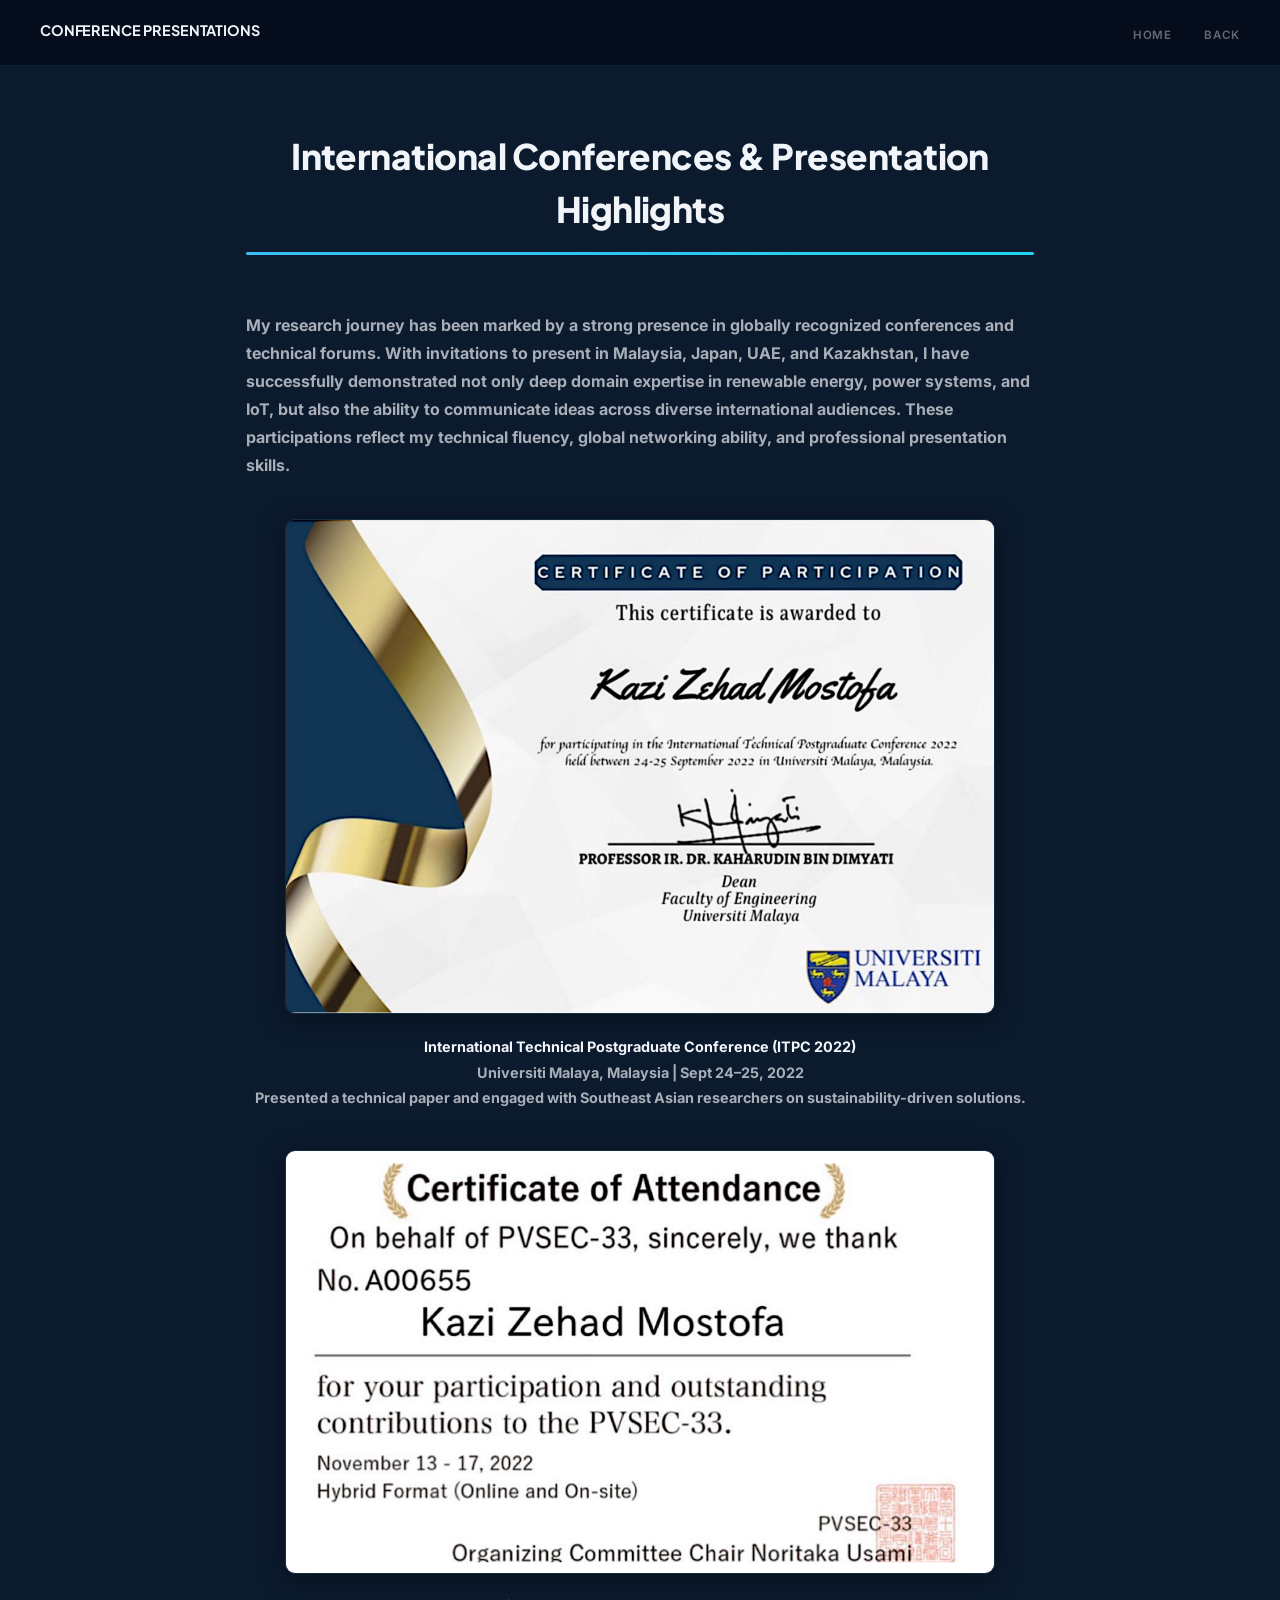
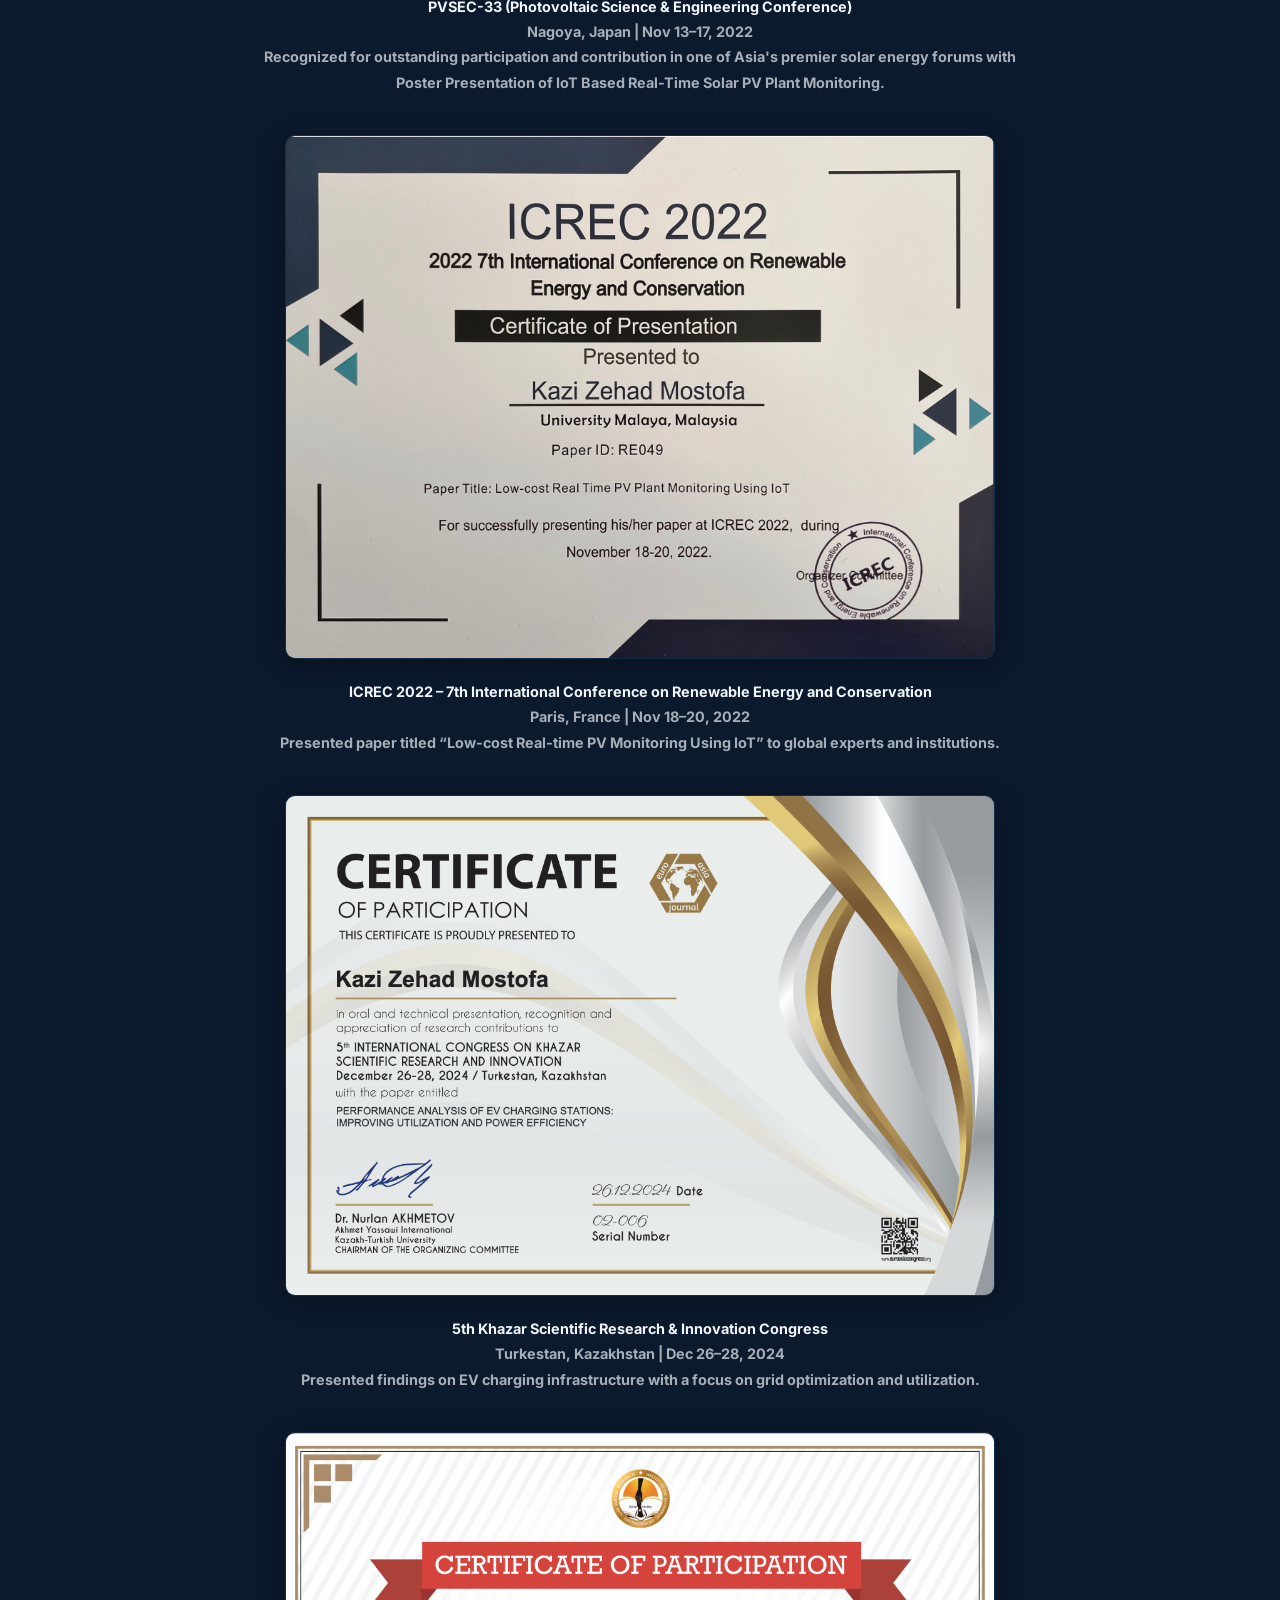
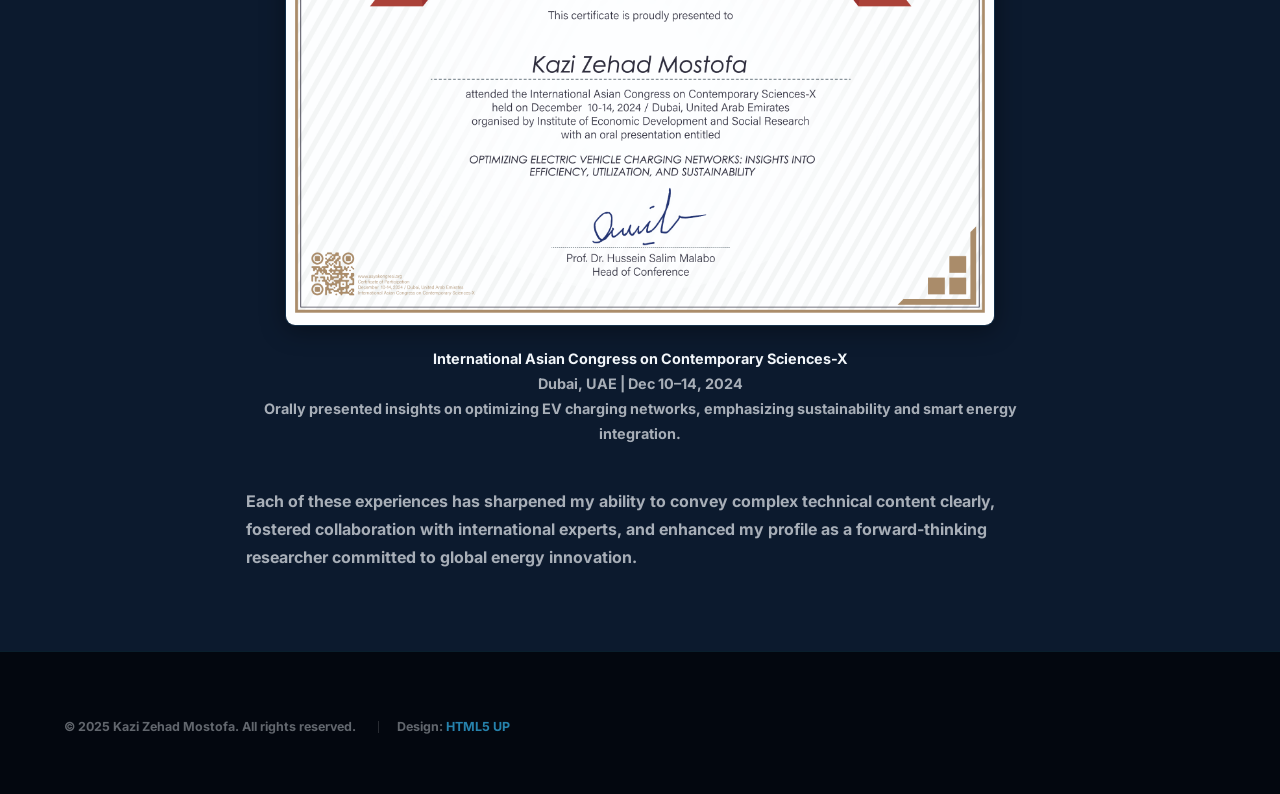
<file: conference.html>
<!DOCTYPE HTML>
<html>
<head>
  <title>Conferences & Presentations – Kazi Zehad Mostofa</title>
  <meta charset="utf-8" />
  <meta name="viewport" content="width=device-width, initial-scale=1, user-scalable=no" />
  <link rel="preconnect" href="https://fonts.googleapis.com">
  <link rel="preconnect" href="https://fonts.gstatic.com" crossorigin>
  <link href="https://fonts.googleapis.com/css2?family=Inter:wght@300;400;500;600&family=Plus+Jakarta+Sans:wght@600;700;800&display=swap" rel="stylesheet">
  <link rel="stylesheet" href="assets/css/main.css" />
  <link rel="stylesheet" href="https://cdnjs.cloudflare.com/ajax/libs/font-awesome/6.4.0/css/all.min.css" />
  <style>
    h1.major {
      text-align: center;
    }
    .certificate {
      text-align: center;
      margin: 2.5rem auto;
    }
    .certificate img {
      max-width: 90%;
      height: auto;
    }
    .desc {
      font-size: 0.9rem;
      text-align: center;
      margin-top: 0.75rem;
    }
    .summary {
      font-size: 1rem;
      margin: 2rem 0;
      line-height: 1.75;
    }
  </style>
  <noscript><link rel="stylesheet" href="assets/css/noscript.css" /></noscript>
</head>
<body class="is-preload">

  <!-- Header -->
  <header id="header">
    <a href="index.html" class="title">Conference Presentations</a>
    <nav>
      <ul>
        <li><a href="index.html">Home</a></li>
        <li><a href="generic.html">Back</a></li>
      </ul>
    </nav>
  </header>

  <!-- Wrapper -->
  <div id="wrapper">
    <section id="main" class="wrapper">
      <div class="inner">
        <h1 class="major">International Conferences &amp; Presentation Highlights</h1>

        <p class="summary">
          <strong>My research journey has been marked by a strong presence in globally recognized conferences and technical forums. With invitations to present in Malaysia, Japan, UAE, and Kazakhstan, I have successfully demonstrated not only deep domain expertise in renewable energy, power systems, and IoT, but also the ability to communicate ideas across diverse international audiences. These participations reflect my technical fluency, global networking ability, and professional presentation skills.<strong>
        </p>

        <!-- Certificate Sections -->
        <div class="certificate">
          <img src="images/conference1.png" alt="ITPC 2022 Certificate">
          <p class="desc"><strong>International Technical Postgraduate Conference (ITPC 2022)</strong><br>Universiti Malaya, Malaysia | Sept 24–25, 2022<br>Presented a technical paper and engaged with Southeast Asian researchers on sustainability-driven solutions.</p>
        </div>

        <div class="certificate">
          <img src="images/conference2.png" alt="PVSEC-33 Certificate">
          <p class="desc"><strong>PVSEC-33 (Photovoltaic Science & Engineering Conference)</strong><br>Nagoya, Japan | Nov 13–17, 2022<br>Recognized for outstanding participation and contribution in one of Asia's premier solar energy forums with Poster Presentation of IoT Based Real-Time Solar PV Plant Monitoring.</p>
        </div>

        <div class="certificate">
          <img src="images/conference3.png" alt="ICREC 2022 Certificate">
          <p class="desc"><strong>ICREC 2022 – 7th International Conference on Renewable Energy and Conservation</strong><br>Paris, France | Nov 18–20, 2022<br>Presented paper titled “Low-cost Real-time PV Monitoring Using IoT” to global experts and institutions.</p>
        </div>

        <div class="certificate">
          <img src="images/conference4.png" alt="Khazar Congress Certificate">
          <p class="desc"><strong>5th Khazar Scientific Research & Innovation Congress</strong><br>Turkestan, Kazakhstan | Dec 26–28, 2024<br>Presented findings on EV charging infrastructure with a focus on grid optimization and utilization.</p>
        </div>

        <div class="certificate">
          <img src="images/conference5.png" alt="Asian Congress Certificate">
          <p class="desc"><strong>International Asian Congress on Contemporary Sciences-X</strong><br>Dubai, UAE | Dec 10–14, 2024<br>Orally presented insights on optimizing EV charging networks, emphasizing sustainability and smart energy integration.</p>
        </div>

        <p class="summary">
          <strong>Each of these experiences has sharpened my ability to convey complex technical content clearly, fostered collaboration with international experts, and enhanced my profile as a forward-thinking researcher committed to global energy innovation.<strong>
        </p>

      </div>
    </section>
  </div>

  <!-- Footer -->
  <footer id="footer" class="wrapper alt">
    <div class="inner">
      <ul class="menu">
        <li>&copy; 2025 Kazi Zehad Mostofa. All rights reserved.</li>
        <li>Design: <a href="https://html5up.net">HTML5 UP</a></li>
      </ul>
    </div>
  </footer>

  <!-- Scripts -->
  <script src="assets/js/jquery.min.js"></script>
  <script src="assets/js/jquery.scrollex.min.js"></script>
  <script src="assets/js/jquery.scrolly.min.js"></script>
  <script src="assets/js/browser.min.js"></script>
  <script src="assets/js/breakpoints.min.js"></script>
  <script src="assets/js/util.js"></script>
  <script src="assets/js/main.js"></script>

</body>
</html>
</file>
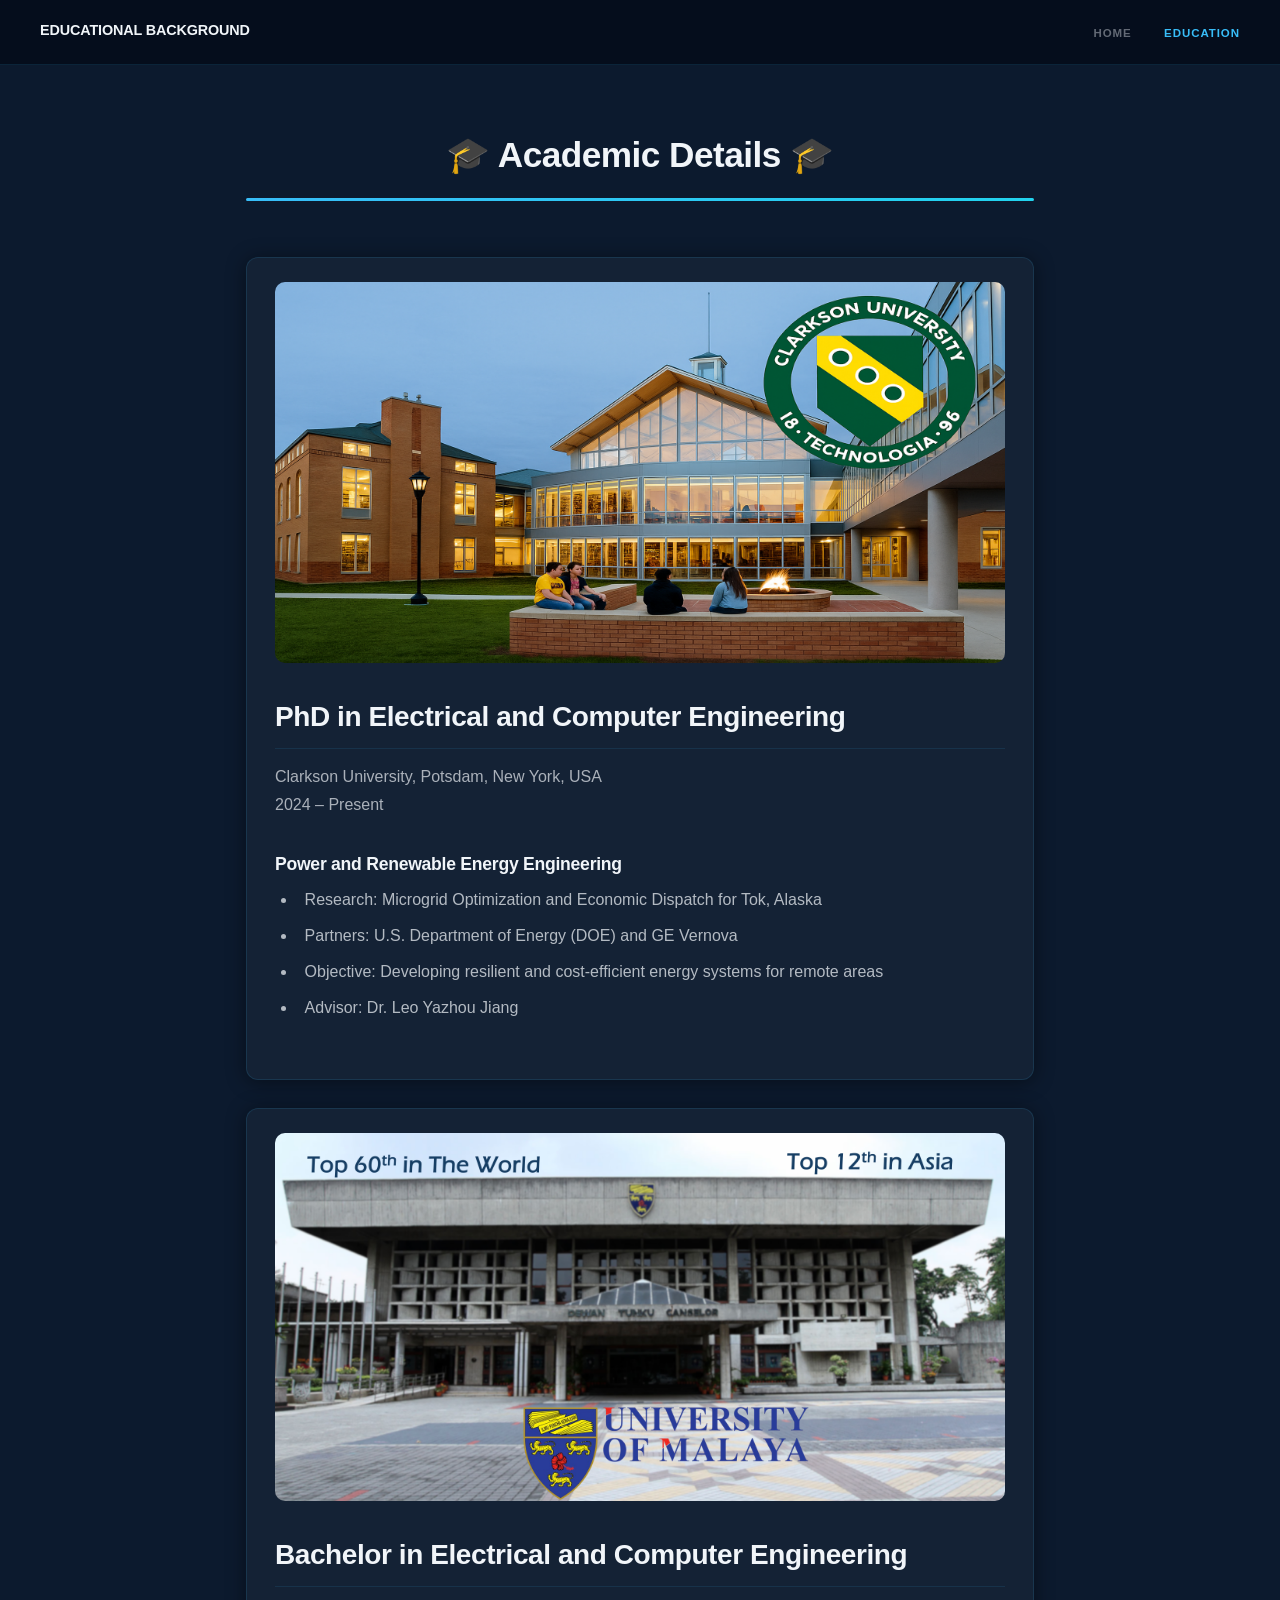
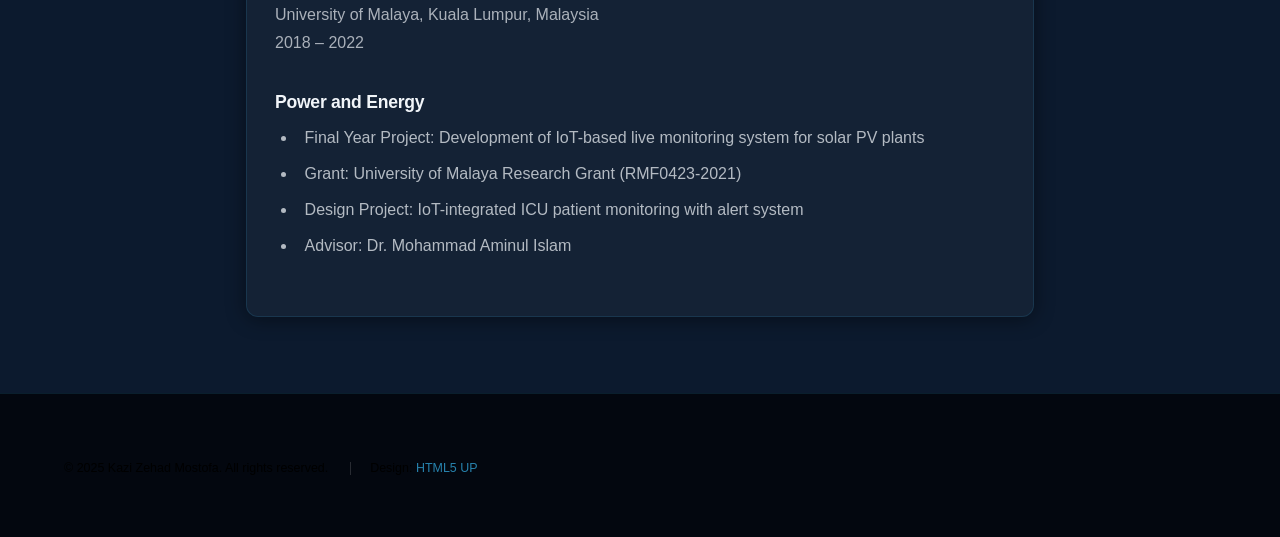
<file: generic.html>
<!DOCTYPE HTML>
<html>
<head>
  <title>Academic Background - Kazi Zehad Mostofa</title>
  <meta charset="utf-8" />
  <meta name="viewport" content="width=device-width, initial-scale=1, user-scalable=no" />
  <link rel="stylesheet" href="assets/css/main.css" />
  <style>
    body, p, li, h2, h3 {
      color: black;
    }
    .card-3d {
      background: #ffffff;
      border-radius: 12px;
      box-shadow: 0 8px 20px rgba(0,0,0,0.15);
      padding: 2rem;
      transition: transform 0.3s ease, box-shadow 0.3s ease;
      margin-bottom: 2rem;
    }
    .card-3d:hover {
      transform: translateY(-6px);
      box-shadow: 0 12px 25px rgba(0,0,0,0.25);
    }
    .image-fit {
      width: 100%;
      height: auto;
      border-radius: 10px;
      margin-bottom: 1.5rem;
    }
  </style>
  <noscript><link rel="stylesheet" href="assets/css/noscript.css" /></noscript>
</head>
<body class="is-preload">

  <!-- Header -->
  <header id="header">
    <a href="index.html" class="title">Educational Background</a>
    <nav>
      <ul>
        <li><a href="index.html">Home</a></li>
        <li><a href="generic.html" class="active">Education</a></li>
      </ul>
    </nav>
  </header>

  <!-- Wrapper -->
  <div id="wrapper">

    <!-- Main -->
    <section id="main" class="wrapper">
      <div class="inner">
      <h1 class="major" style="color: #006400; text-align: center;">🎓 Academic Details 🎓</h1>

        <div class="card-3d">
          <img src="images/pic04.png" alt="PhD Education" class="image-fit" />
          <h2>PhD in Electrical and Computer Engineering</h2>
          <p>Clarkson University, Potsdam, New York, USA<br/>2024 – Present</p>
          <h3>Power and Renewable Energy Engineering</h3>
          <ul>
            <li>Research: Microgrid Optimization and Economic Dispatch for Tok, Alaska</li>
            <li>Partners: U.S. Department of Energy (DOE) and GE Vernova</li>
            <li>Objective: Developing resilient and cost-efficient energy systems for remote areas</li>
            <li>Advisor: Dr. Leo Yazhou Jiang</li>
          </ul>
        </div>

        <div class="card-3d">
          <img src="images/pic03a.png" alt="Bachelor Education" class="image-fit" />
          <h2>Bachelor in Electrical and Computer Engineering</h2>
          <p>University of Malaya, Kuala Lumpur, Malaysia<br/>2018 – 2022</p>
          <h3>Power and Energy</h3>
          <ul>
            <li>Final Year Project: Development of IoT-based live monitoring system for solar PV plants</li>
            <li>Grant: University of Malaya Research Grant (RMF0423-2021)</li>
            <li>Design Project: IoT-integrated ICU patient monitoring with alert system</li>
            <li>Advisor: Dr. Mohammad Aminul Islam</li>
          </ul>
        </div>

      </div>
    </section>

  </div>

  <!-- Footer -->
  <footer id="footer" class="wrapper alt">
    <div class="inner">
      <ul class="menu">
        <li>&copy; 2025 Kazi Zehad Mostofa. All rights reserved.</li>
        <li>Design: <a href="https://html5up.net">HTML5 UP</a></li>
      </ul>
    </div>
  </footer>

  <!-- Scripts -->
  <script src="assets/js/jquery.min.js"></script>
  <script src="assets/js/jquery.scrollex.min.js"></script>
  <script src="assets/js/jquery.scrolly.min.js"></script>
  <script src="assets/js/browser.min.js"></script>
  <script src="assets/js/breakpoints.min.js"></script>
  <script src="assets/js/util.js"></script>
  <script src="assets/js/main.js"></script>

</body>
</html>
</file>
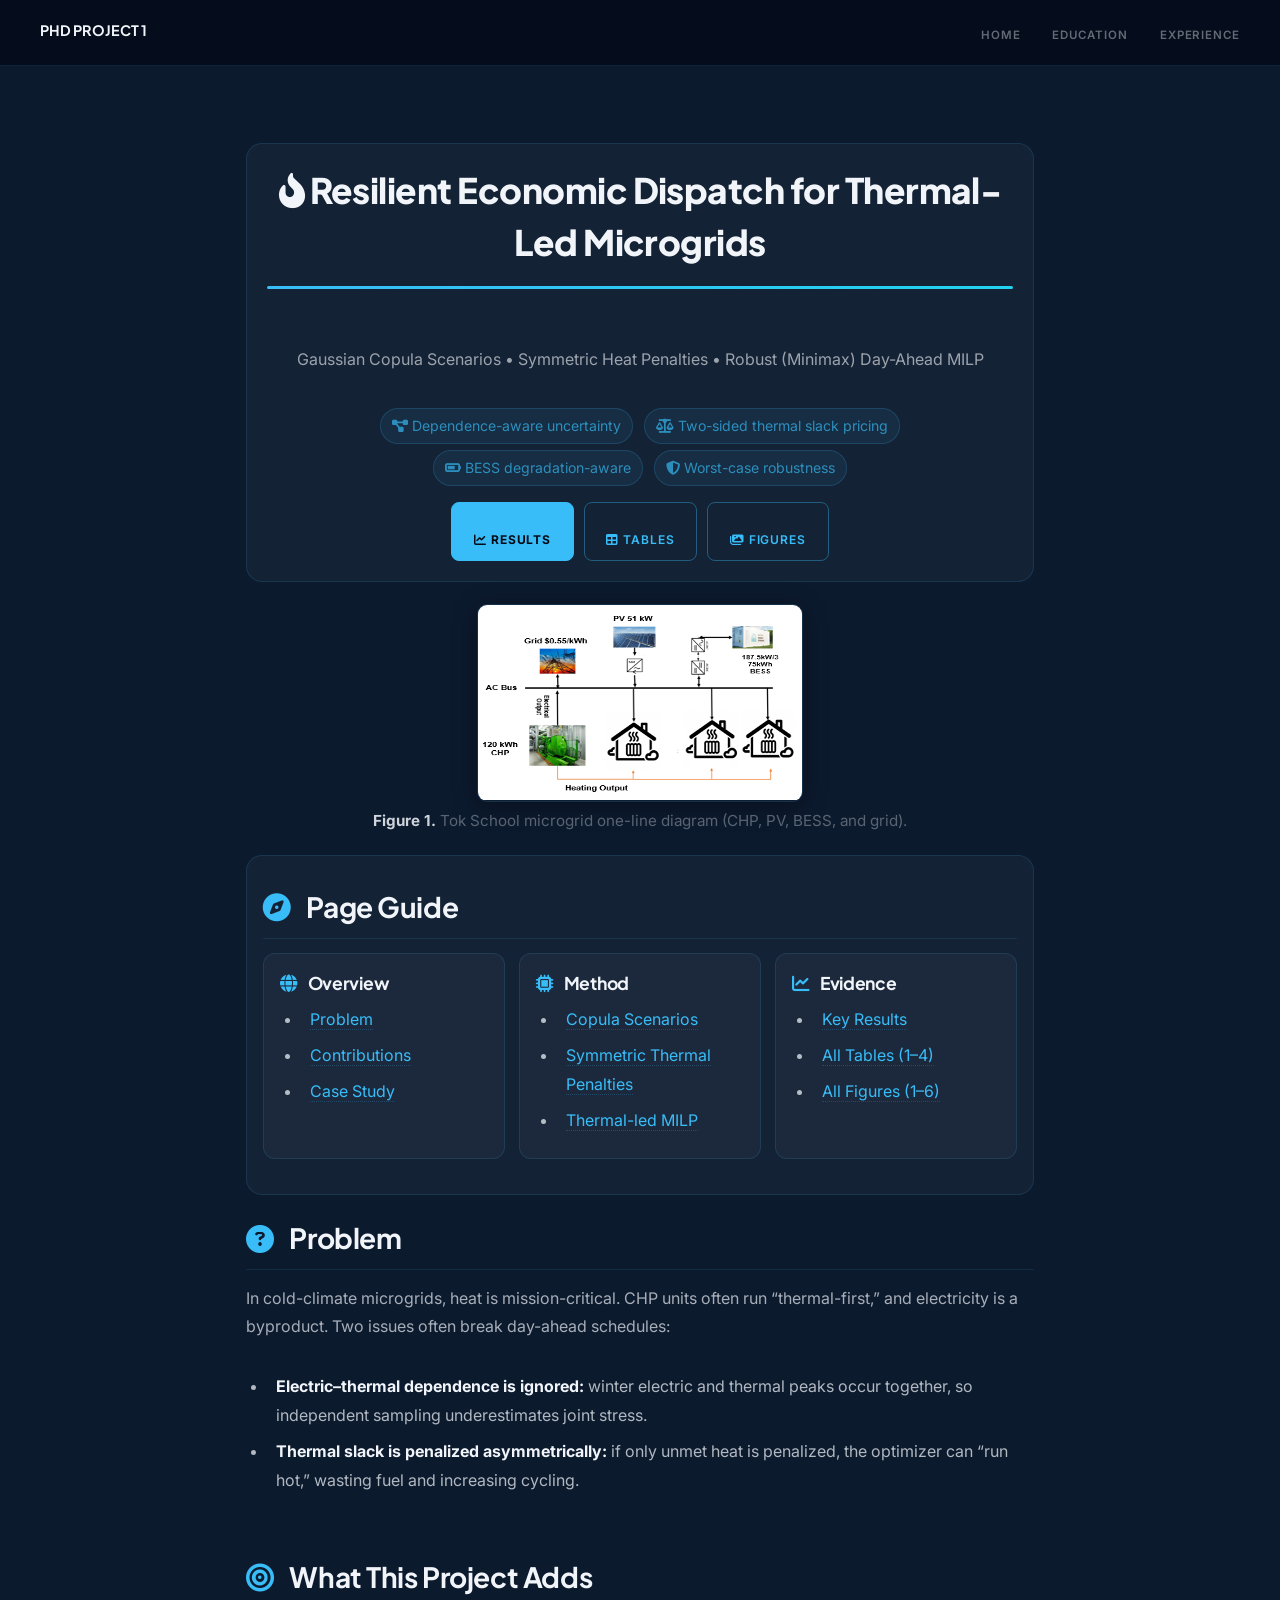
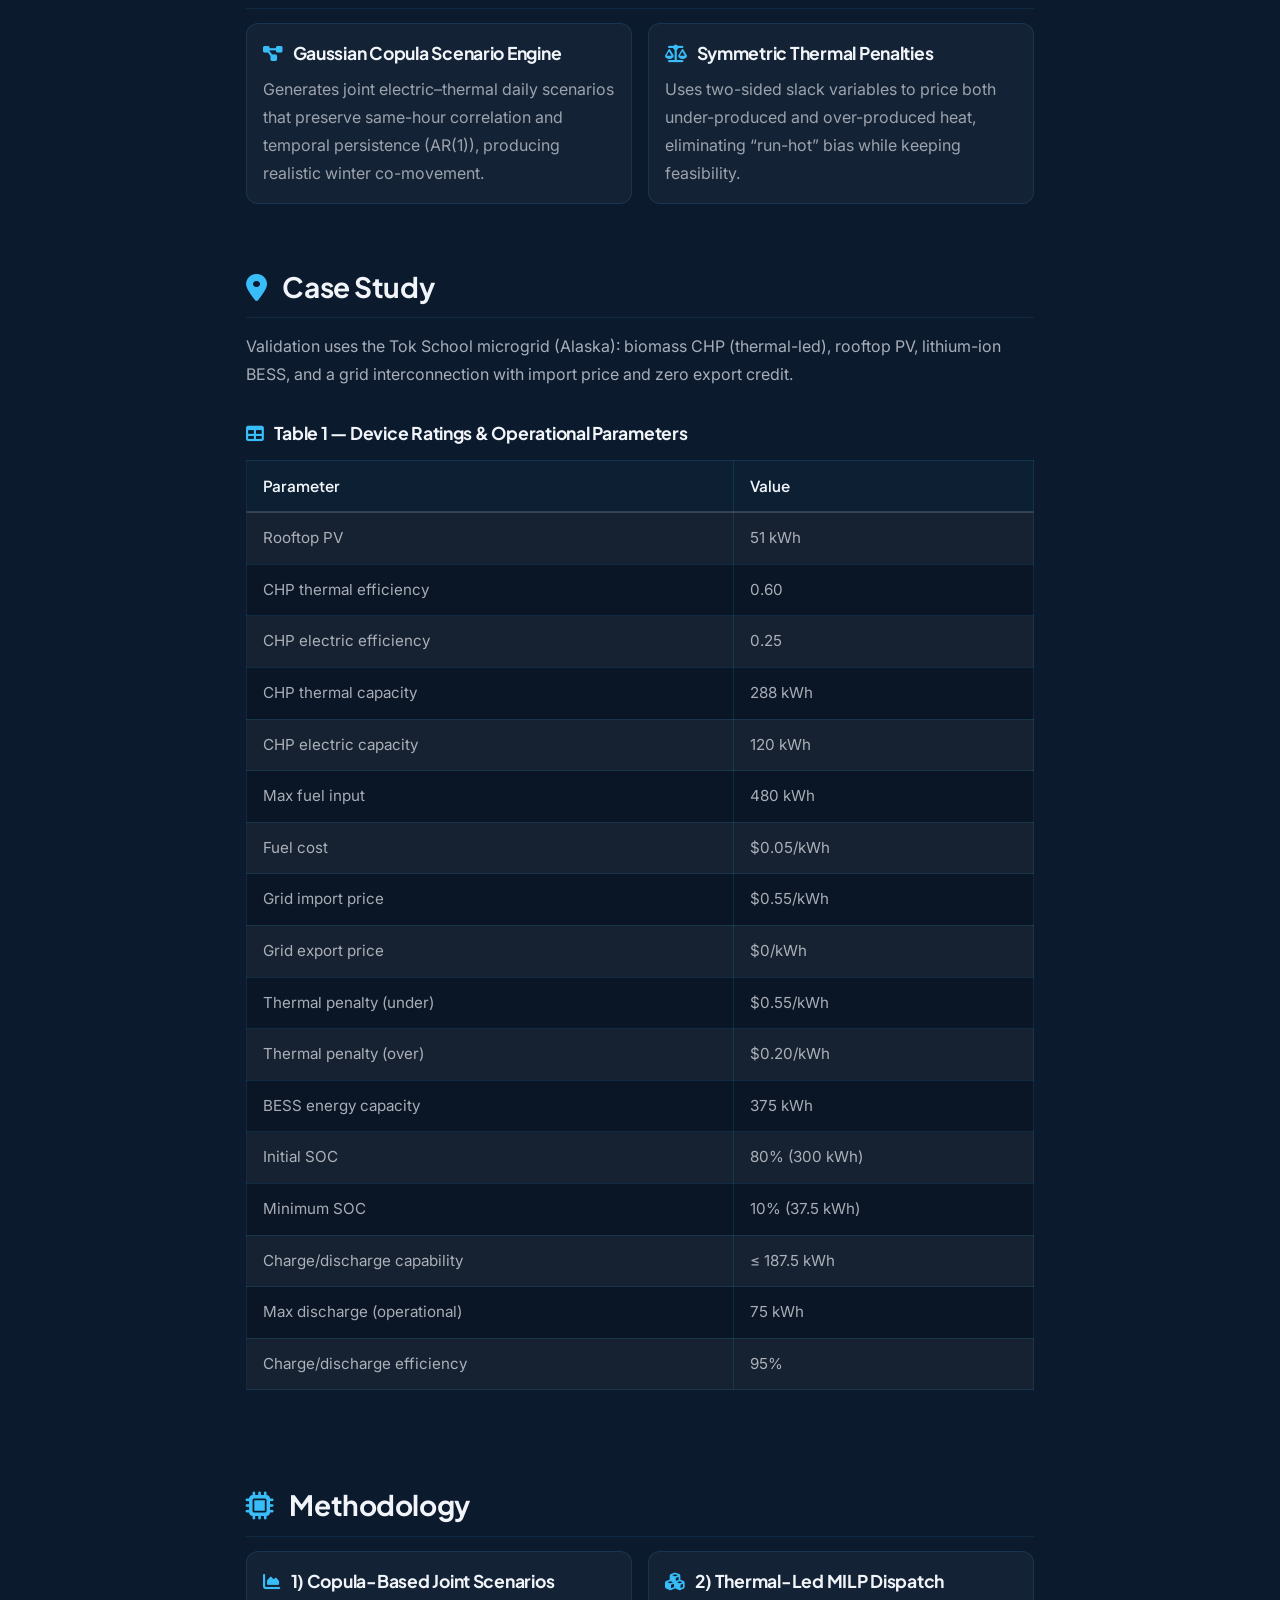
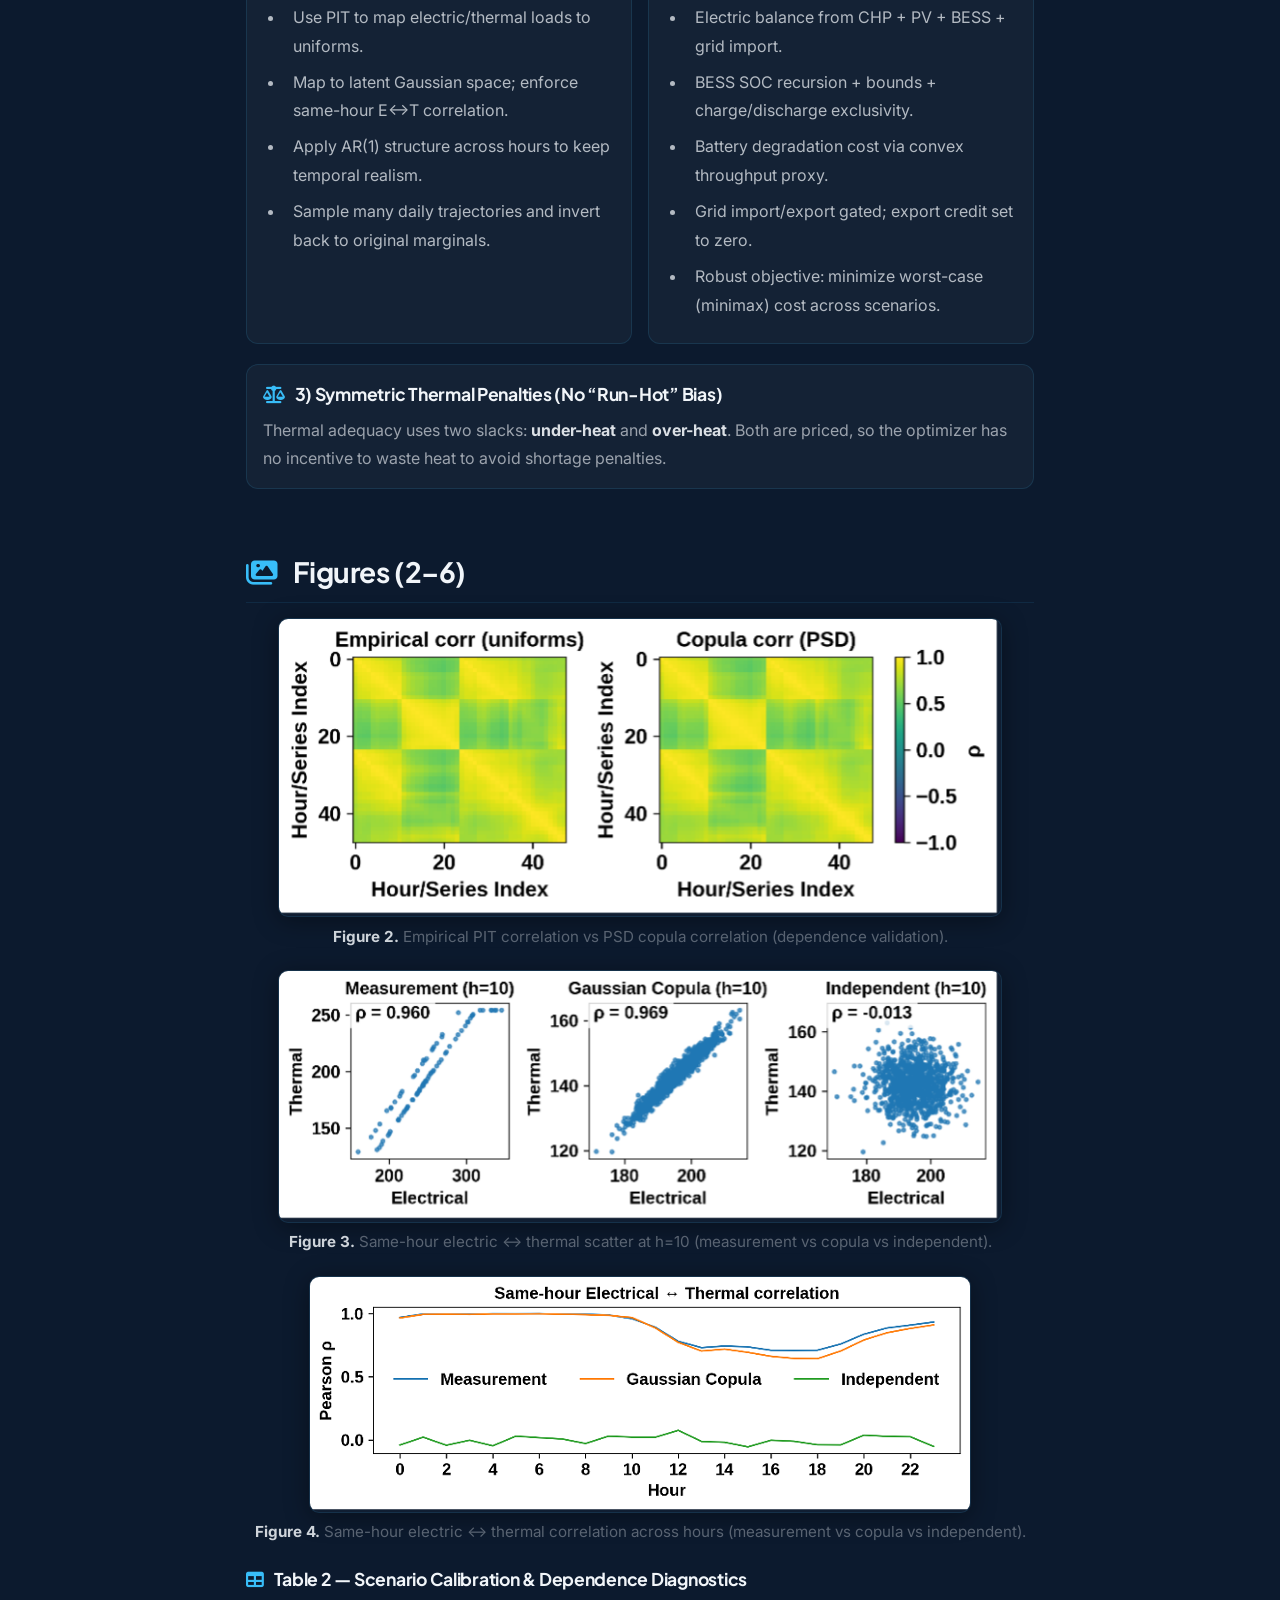
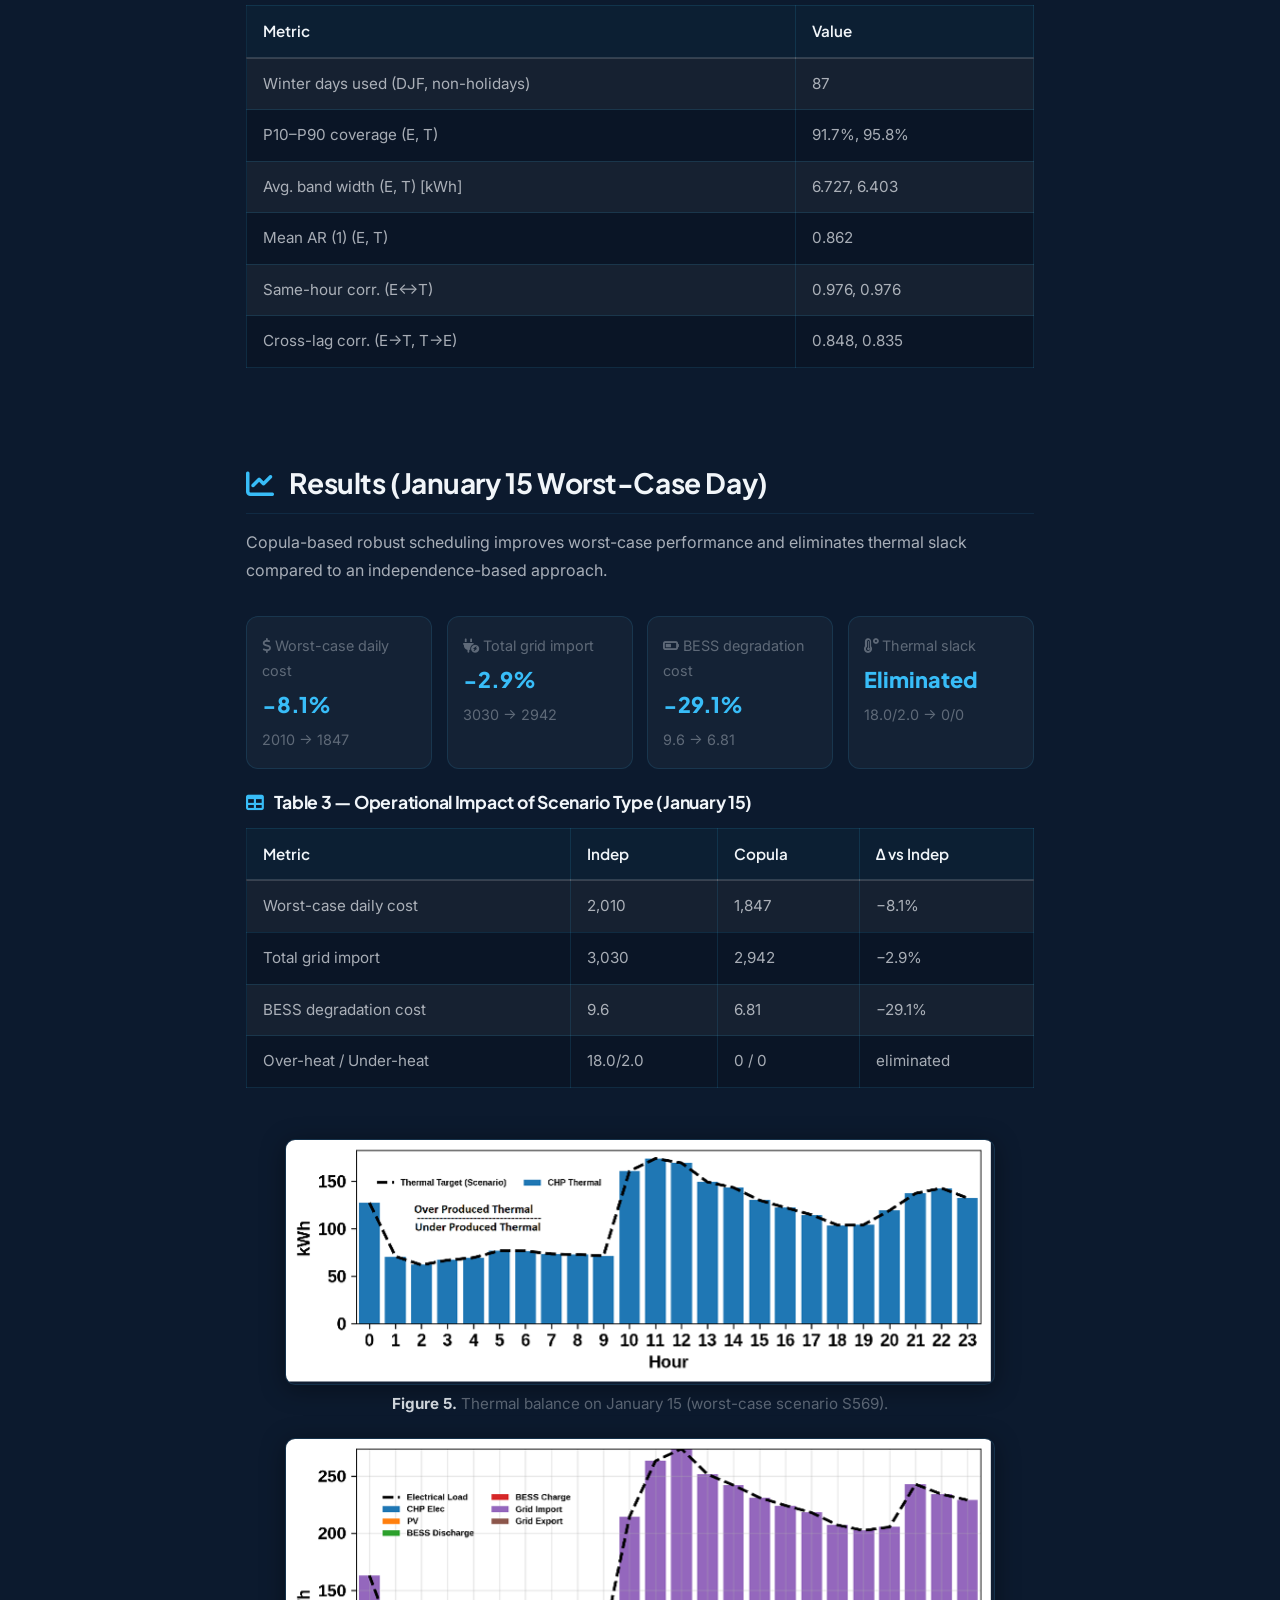
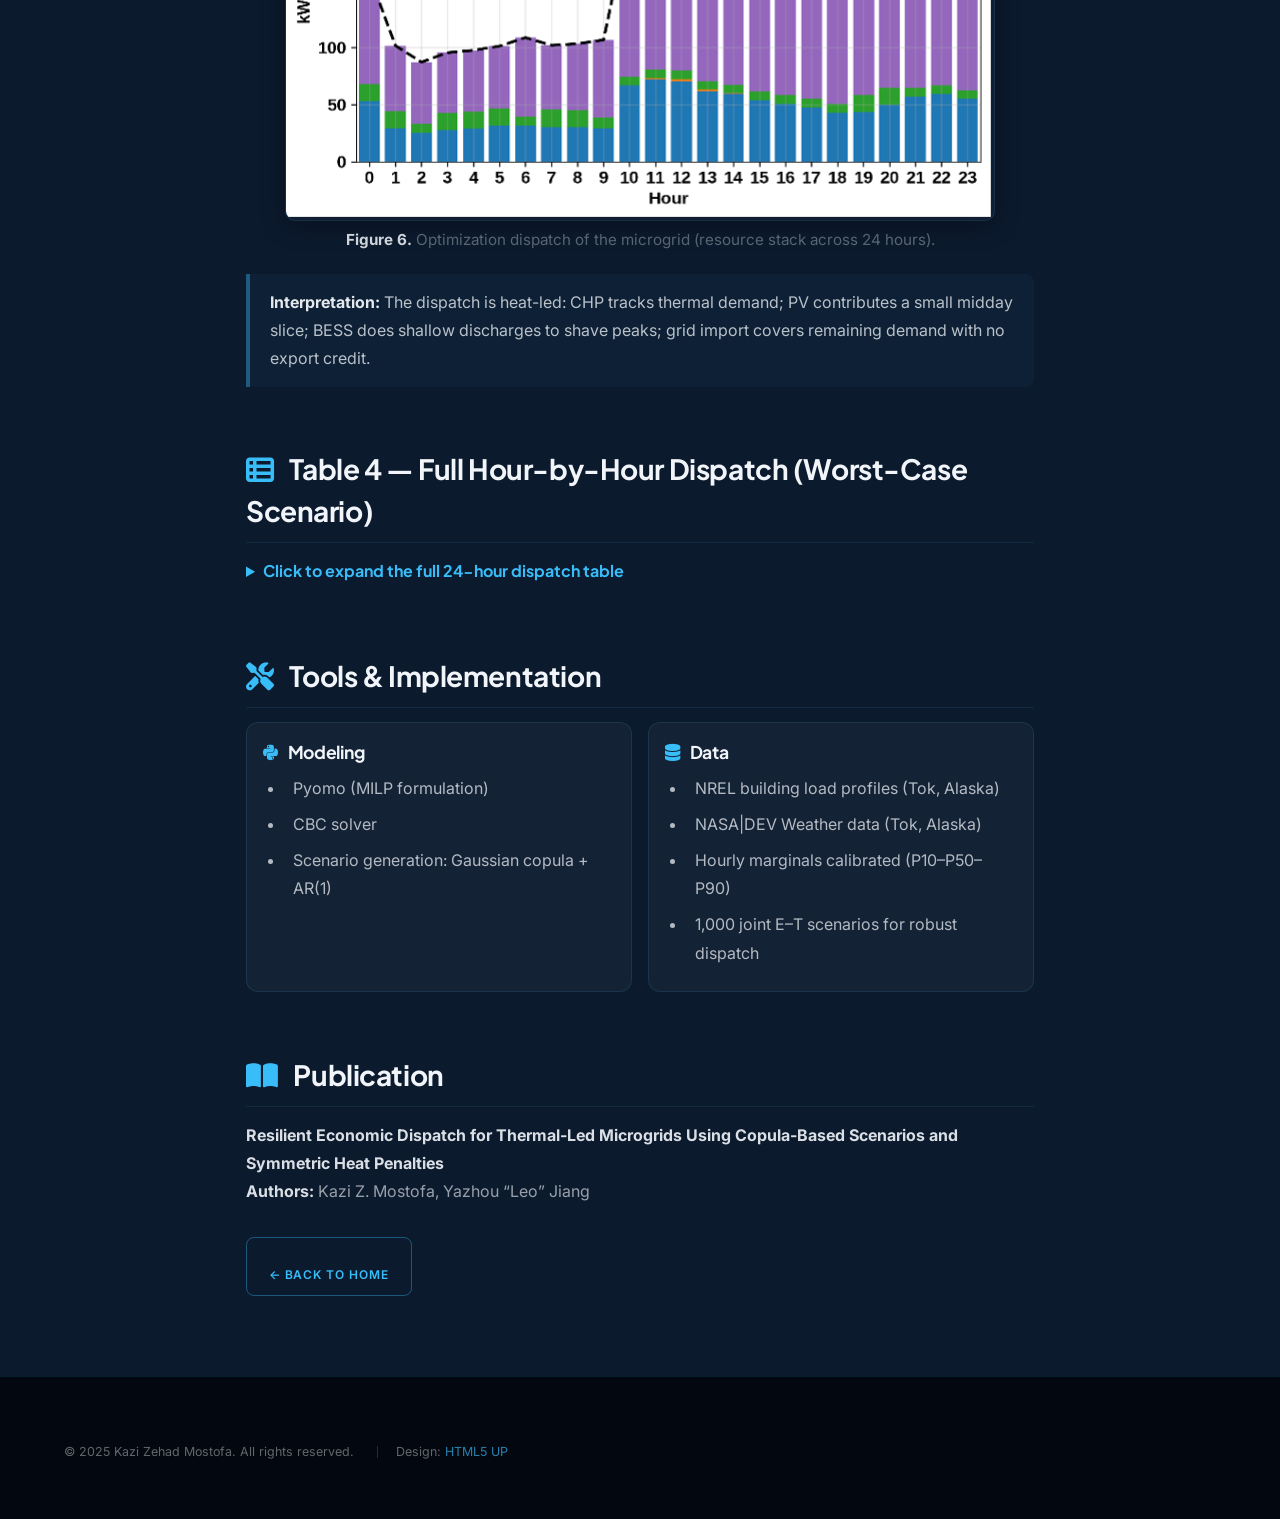
<file: project0.html>
<!DOCTYPE HTML>
<html>
<head>
  <title>Resilient Economic Dispatch for Thermal-Led Microgrids | Kazi Zehad Mostofa</title>
  <meta charset="utf-8" />
  <meta name="viewport" content="width=device-width, initial-scale=1, user-scalable=no" />
  <link rel="preconnect" href="https://fonts.googleapis.com">
  <link rel="preconnect" href="https://fonts.gstatic.com" crossorigin>
  <link href="https://fonts.googleapis.com/css2?family=Inter:wght@300;400;500;600&family=Plus+Jakarta+Sans:wght@600;700;800&display=swap" rel="stylesheet">
  <link rel="stylesheet" href="assets/css/main.css" />
  <link rel="stylesheet" href="https://cdnjs.cloudflare.com/ajax/libs/font-awesome/6.4.0/css/all.min.css">
  <noscript><link rel="stylesheet" href="assets/css/noscript.css" /></noscript>

  <style>
    /* --- Portfolio polish (works well with HTML5UP) --- */
    .text-center { text-align:center; }
    .muted { opacity: 0.9; }
    .hero {
      border: 1px solid rgba(255,255,255,0.14);
      background: rgba(255,255,255,0.05);
      border-radius: 18px;
      padding: 1.25rem 1.25rem;
      margin: 0.8rem 0 1.4rem 0;
    }
    .hero h1 { margin-bottom: 0.2rem; }
    .tagline { margin-top: 0.2rem; opacity: 0.9; }
    .pill {
      display:inline-block;
      padding: 0.28rem 0.70rem;
      margin: 0.20rem 0.20rem;
      border-radius: 999px;
      border: 1px solid rgba(255,255,255,0.22);
      background: rgba(255,255,255,0.03);
      font-size: 0.88rem;
      white-space: nowrap;
    }
    .toc {
      border: 1px solid rgba(255,255,255,0.14);
      background: rgba(255,255,255,0.04);
      border-radius: 16px;
      padding: 1rem 1rem;
      margin: 0.8rem 0 1.4rem 0;
    }
    .toc a { text-decoration: none; }
    .grid2 {
      display: grid;
      grid-template-columns: 1fr 1fr;
      gap: 1rem;
      margin: 0.75rem 0 1.25rem 0;
    }
    .grid3 {
      display:grid;
      grid-template-columns: repeat(3, 1fr);
      gap: 0.9rem;
      margin: 0.6rem 0 1.2rem 0;
    }
    @media (max-width: 980px) { .grid2 { grid-template-columns: 1fr; } .grid3 { grid-template-columns: 1fr; } }

    .card {
      border: 1px solid rgba(255,255,255,0.14);
      background: rgba(255,255,255,0.05);
      border-radius: 16px;
      padding: 1rem 1rem;
    }
    .card h3 { margin-top: 0; }
    .kpi {
      display:grid;
      grid-template-columns: repeat(4, 1fr);
      gap: 0.9rem;
      margin: 0.9rem 0 1.25rem 0;
    }
    @media (max-width: 980px) { .kpi { grid-template-columns: 1fr 1fr; } }
    @media (max-width: 560px) { .kpi { grid-template-columns: 1fr; } }
    .kpi-card {
      border: 1px solid rgba(255,255,255,0.14);
      background: rgba(255,255,255,0.05);
      border-radius: 16px;
      padding: 0.95rem 0.95rem;
    }
    .kpi-card .label { font-size: 0.9rem; opacity: 0.85; }
    .kpi-card .value { font-size: 1.35rem; font-weight: 800; margin-top: 0.2rem; }
    .kpi-card .sub { font-size: 0.9rem; opacity: 0.85; margin-top: 0.2rem; }

    .figure {
  margin: 0.9rem 0 1.25rem 0;
}

.figure img {
  display: block;
  margin: 0.4rem auto 0.6rem auto;
  max-width: 92%;
  height: auto;
  border-radius: 14px;
  border: 1px solid rgba(255, 255, 255, 0.12);
  background: rgba(255, 255, 255, 0.02);
}

/* Make only Figure 1 bigger (the one with id="overview") */
#overview img {
  max-width: 100%;
}

.caption {
  text-align: center;
  font-size: 0.95rem;
  opacity: 0.85;
  margin-top: -0.2rem;
}


    .table-wrap { overflow-x: auto; margin: 0.8rem 0 1.2rem 0; }
    table.pretty {
      width: 100%;
      border-collapse: collapse;
      border: 1px solid rgba(255,255,255,0.14);
      background: rgba(0,0,0,0.05);
    }
    table.pretty th, table.pretty td {
      padding: 0.72rem 0.75rem;
      border: 1px solid rgba(255,255,255,0.14);
      vertical-align: top;
      font-size: 0.95rem;
    }
    table.pretty th { text-align: left; }

    details summary {
      cursor: pointer;
      margin: 0.5rem 0;
      font-weight: 700;
    }
    .note {
      border-left: 4px solid rgba(255,255,255,0.25);
      padding-left: 0.9rem;
      opacity: 0.95;
      margin: 0.6rem 0 1.2rem 0;
    }
    .btnrow {
      display:flex;
      gap: 0.6rem;
      flex-wrap: wrap;
      justify-content: center;
      margin-top: 0.8rem;
    }
    .btnrow a.button { margin: 0; }
  </style>
</head>

<body class="is-preload">

  <!-- Header -->
  <header id="header">
    <a href="index.html" class="title">PhD Project 1</a>
    <nav>
      <ul>
        <li><a href="index.html">Home</a></li>
        <li><a href="generic.html">Education</a></li>
        <li><a href="work.html">Experience</a></li>
      </ul>
    </nav>
  </header>

  <!-- Wrapper -->
  <div id="wrapper">

    <!-- Main -->
    <section id="main" class="wrapper">
      <div class="inner">

        <!-- HERO -->
        <div class="hero text-center">
          <h1 class="major">
            <i class="fa-solid fa-fire-flame-curved"></i>
            Resilient Economic Dispatch for Thermal-Led Microgrids
          </h1>
          <p class="tagline">
            Gaussian Copula Scenarios • Symmetric Heat Penalties • Robust (Minimax) Day-Ahead MILP
          </p>

          <div style="margin-top: 0.5rem;">
            <span class="pill"><i class="fa-solid fa-diagram-project"></i> Dependence-aware uncertainty</span>
            <span class="pill"><i class="fa-solid fa-scale-balanced"></i> Two-sided thermal slack pricing</span>
            <span class="pill"><i class="fa-solid fa-battery-three-quarters"></i> BESS degradation-aware</span>
            <span class="pill"><i class="fa-solid fa-shield-halved"></i> Worst-case robustness</span>
          </div>

          <div class="btnrow">
            <a href="#results" class="button primary"><i class="fa-solid fa-chart-line"></i> Results</a>
            <a href="#tables" class="button"><i class="fa-solid fa-table"></i> Tables</a>
            <a href="#figures" class="button"><i class="fa-solid fa-images"></i> Figures</a>
          </div>
        </div>

        <!-- Figure 1 -->
        <div class="figure" id="overview">
  <img src="images/project0-fig01-tok-microgrid-overview.png"
       alt="Tok School microgrid one-line diagram (CHP, PV, BESS, grid)" />
  <div class="caption"><strong>Figure 1.</strong> Tok School microgrid one-line diagram (CHP, PV, BESS, and grid).</div>
</div>



        <!-- TOC -->
        <div class="toc">
          <h2 style="margin-top:0;"><i class="fa-solid fa-compass"></i> Page Guide</h2>
          <div class="grid3">
            <div class="card">
              <h3><i class="fa-solid fa-globe"></i> Overview</h3>
              <ul style="margin-bottom:0;">
                <li><a href="#problem">Problem</a></li>
                <li><a href="#contrib">Contributions</a></li>
                <li><a href="#case">Case Study</a></li>
              </ul>
            </div>
            <div class="card">
              <h3><i class="fa-solid fa-microchip"></i> Method</h3>
              <ul style="margin-bottom:0;">
                <li><a href="#copula">Copula Scenarios</a></li>
                <li><a href="#penalty">Symmetric Thermal Penalties</a></li>
                <li><a href="#milp">Thermal-led MILP</a></li>
              </ul>
            </div>
            <div class="card">
              <h3><i class="fa-solid fa-chart-line"></i> Evidence</h3>
              <ul style="margin-bottom:0;">
                <li><a href="#results">Key Results</a></li>
                <li><a href="#tables">All Tables (1–4)</a></li>
                <li><a href="#figures">All Figures (1–6)</a></li>
              </ul>
            </div>
          </div>
        </div>

        <!-- PROBLEM -->
        <h2 id="problem"><i class="fa-solid fa-circle-question"></i> Problem</h2>
        <p>
          In cold-climate microgrids, heat is mission-critical. CHP units often run “thermal-first,” and electricity is a byproduct.
          Two issues often break day-ahead schedules:
        </p>
        <ul>
          <li><strong>Electric–thermal dependence is ignored:</strong> winter electric and thermal peaks occur together, so independent sampling underestimates joint stress.</li>
          <li><strong>Thermal slack is penalized asymmetrically:</strong> if only unmet heat is penalized, the optimizer can “run hot,” wasting fuel and increasing cycling.</li>
        </ul>

        <!-- CONTRIBUTIONS -->
        <h2 id="contrib"><i class="fa-solid fa-bullseye"></i> What This Project Adds</h2>
        <div class="grid2">
          <div class="card">
            <h3 style="margin-top:0;"><i class="fa-solid fa-diagram-project"></i> Gaussian Copula Scenario Engine</h3>
            <p class="muted" style="margin-bottom:0;">
              Generates joint electric–thermal daily scenarios that preserve same-hour correlation and temporal persistence (AR(1)),
              producing realistic winter co-movement.
            </p>
          </div>
          <div class="card">
            <h3 style="margin-top:0;"><i class="fa-solid fa-scale-balanced"></i> Symmetric Thermal Penalties</h3>
            <p class="muted" style="margin-bottom:0;">
              Uses two-sided slack variables to price both under-produced and over-produced heat, eliminating “run-hot” bias while keeping feasibility.
            </p>
          </div>
        </div>

        <!-- CASE -->
        <h2 id="case"><i class="fa-solid fa-location-dot"></i> Case Study</h2>
        <p>
          Validation uses the Tok School microgrid (Alaska): biomass CHP (thermal-led), rooftop PV, lithium-ion BESS, and a grid interconnection
          with import price and zero export credit.
        </p>

        <!-- Table 1 -->
        <h3 id="tables"><i class="fa-solid fa-table"></i> Table 1 — Device Ratings & Operational Parameters</h3>
        <div class="table-wrap">
          <table class="pretty">
            <thead><tr><th>Parameter</th><th>Value</th></tr></thead>
            <tbody>
              <tr><td>Rooftop PV</td><td>51 kWh</td></tr>
              <tr><td>CHP thermal efficiency</td><td>0.60</td></tr>
              <tr><td>CHP electric efficiency</td><td>0.25</td></tr>
              <tr><td>CHP thermal capacity</td><td>288 kWh</td></tr>
              <tr><td>CHP electric capacity</td><td>120 kWh</td></tr>
              <tr><td>Max fuel input</td><td>480 kWh</td></tr>
              <tr><td>Fuel cost</td><td>$0.05/kWh</td></tr>
              <tr><td>Grid import price</td><td>$0.55/kWh</td></tr>
              <tr><td>Grid export price</td><td>$0/kWh</td></tr>
              <tr><td>Thermal penalty (under)</td><td>$0.55/kWh</td></tr>
              <tr><td>Thermal penalty (over)</td><td>$0.20/kWh</td></tr>
              <tr><td>BESS energy capacity</td><td>375 kWh</td></tr>
              <tr><td>Initial SOC</td><td>80% (300 kWh)</td></tr>
              <tr><td>Minimum SOC</td><td>10% (37.5 kWh)</td></tr>
              <tr><td>Charge/discharge capability</td><td>≤ 187.5 kWh</td></tr>
              <tr><td>Max discharge (operational)</td><td>75 kWh</td></tr>
              <tr><td>Charge/discharge efficiency</td><td>95%</td></tr>
            </tbody>
          </table>
        </div>

        <!-- METHOD -->
        <h2 id="copula"><i class="fa-solid fa-microchip"></i> Methodology</h2>

        <div class="grid2">
          <div class="card">
            <h3 style="margin-top:0;"><i class="fa-solid fa-chart-area"></i> 1) Copula-Based Joint Scenarios</h3>
            <ul style="margin-bottom:0;">
              <li>Use PIT to map electric/thermal loads to uniforms.</li>
              <li>Map to latent Gaussian space; enforce same-hour E↔T correlation.</li>
              <li>Apply AR(1) structure across hours to keep temporal realism.</li>
              <li>Sample many daily trajectories and invert back to original marginals.</li>
            </ul>
          </div>

          <div class="card" id="milp">
            <h3 style="margin-top:0;"><i class="fa-solid fa-cubes"></i> 2) Thermal-Led MILP Dispatch</h3>
            <ul style="margin-bottom:0;">
              <li>Electric balance from CHP + PV + BESS + grid import.</li>
              <li>BESS SOC recursion + bounds + charge/discharge exclusivity.</li>
              <li>Battery degradation cost via convex throughput proxy.</li>
              <li>Grid import/export gated; export credit set to zero.</li>
              <li>Robust objective: minimize worst-case (minimax) cost across scenarios.</li>
            </ul>
          </div>
        </div>

        <div class="card" id="penalty">
          <h3 style="margin-top:0;"><i class="fa-solid fa-scale-balanced"></i> 3) Symmetric Thermal Penalties (No “Run-Hot” Bias)</h3>
          <p class="muted" style="margin-bottom:0;">
            Thermal adequacy uses two slacks: <strong>under-heat</strong> and <strong>over-heat</strong>.
            Both are priced, so the optimizer has no incentive to waste heat to avoid shortage penalties.
          </p>
        </div>

        <!-- FIGURES: Copula evidence -->
        <h2 id="figures"><i class="fa-solid fa-images"></i> Figures (2–6)</h2>

        <div class="figure">
          <img src="images/project0-fig02-copula-workflow.png" alt="Empirical PIT correlation vs PSD copula correlation heatmaps" />
          <div class="caption"><strong>Figure 2.</strong> Empirical PIT correlation vs PSD copula correlation (dependence validation).</div>
        </div>

        <div class="figure">
          <img src="images/project0-fig03-et-correlation.png" alt="Same-hour electric-thermal scatter comparison at hour 10: measurement, copula, independent" />
          <div class="caption"><strong>Figure 3.</strong> Same-hour electric ↔ thermal scatter at h=10 (measurement vs copula vs independent).</div>
        </div>

        <div class="figure">
          <img src="images/project0-fig04-scenario-fanplot.png" alt="Same-hour electrical-thermal correlation across hours: measurement vs copula vs independent" />
          <div class="caption"><strong>Figure 4.</strong> Same-hour electric ↔ thermal correlation across hours (measurement vs copula vs independent).</div>
        </div>

        <!-- Table 2 -->
        <h3><i class="fa-solid fa-table"></i> Table 2 — Scenario Calibration & Dependence Diagnostics</h3>
        <div class="table-wrap">
          <table class="pretty">
            <thead><tr><th>Metric</th><th>Value</th></tr></thead>
            <tbody>
              <tr><td>Winter days used (DJF, non-holidays)</td><td>87</td></tr>
              <tr><td>P10–P90 coverage (E, T)</td><td>91.7%, 95.8%</td></tr>
              <tr><td>Avg. band width (E, T) [kWh]</td><td>6.727, 6.403</td></tr>
              <tr><td>Mean AR (1) (E, T)</td><td>0.862</td></tr>
              <tr><td>Same-hour corr. (E↔T)</td><td>0.976, 0.976</td></tr>
              <tr><td>Cross-lag corr. (E→T, T→E)</td><td>0.848, 0.835</td></tr>
            </tbody>
          </table>
        </div>

        <!-- RESULTS -->
        <h2 id="results"><i class="fa-solid fa-chart-line"></i> Results (January 15 Worst-Case Day)</h2>
        <p>
          Copula-based robust scheduling improves worst-case performance and eliminates thermal slack compared to an independence-based approach.
        </p>

        <!-- KPI cards from Table 3 -->
        <div class="kpi">
          <div class="kpi-card">
            <div class="label"><i class="fa-solid fa-dollar-sign"></i> Worst-case daily cost</div>
            <div class="value">−8.1%</div>
            <div class="sub">2010 → 1847</div>
          </div>
          <div class="kpi-card">
            <div class="label"><i class="fa-solid fa-plug-circle-bolt"></i> Total grid import</div>
            <div class="value">−2.9%</div>
            <div class="sub">3030 → 2942</div>
          </div>
          <div class="kpi-card">
            <div class="label"><i class="fa-solid fa-battery-half"></i> BESS degradation cost</div>
            <div class="value">−29.1%</div>
            <div class="sub">9.6 → 6.81</div>
          </div>
          <div class="kpi-card">
            <div class="label"><i class="fa-solid fa-temperature-high"></i> Thermal slack</div>
            <div class="value">Eliminated</div>
            <div class="sub">18.0/2.0 → 0/0</div>
          </div>
        </div>

        <!-- Table 3 -->
        <h3><i class="fa-solid fa-table"></i> Table 3 — Operational Impact of Scenario Type (January 15)</h3>
        <div class="table-wrap">
          <table class="pretty">
            <thead>
              <tr>
                <th>Metric</th>
                <th>Indep</th>
                <th>Copula</th>
                <th>Δ vs Indep</th>
              </tr>
            </thead>
            <tbody>
              <tr><td>Worst-case daily cost</td><td>2,010</td><td>1,847</td><td>−8.1%</td></tr>
              <tr><td>Total grid import</td><td>3,030</td><td>2,942</td><td>−2.9%</td></tr>
              <tr><td>BESS degradation cost</td><td>9.6</td><td>6.81</td><td>−29.1%</td></tr>
              <tr><td>Over-heat / Under-heat</td><td>18.0/2.0</td><td>0 / 0</td><td>eliminated</td></tr>
            </tbody>
          </table>
        </div>

        <!-- Figures 5 & 6 -->
        <div class="figure">
          <img src="images/project0-fig05-thermal-balance-jan15-s569.png" alt="Thermal balance on January 15 worst-case scenario S569" />
          <div class="caption"><strong>Figure 5.</strong> Thermal balance on January 15 (worst-case scenario S569).</div>
        </div>

        <div class="figure">
          <img src="images/project0-fig06-dispatch-stack.png" alt="Optimization dispatch of microgrid resource stack across 24 hours" />
          <div class="caption"><strong>Figure 6.</strong> Optimization dispatch of the microgrid (resource stack across 24 hours).</div>
        </div>

        <div class="note">
          <strong>Interpretation:</strong> The dispatch is heat-led: CHP tracks thermal demand; PV contributes a small midday slice;
          BESS does shallow discharges to shave peaks; grid import covers remaining demand with no export credit.
        </div>

        <!-- Table 4 (full) -->
        <h2 id="tables"><i class="fa-solid fa-table-list"></i> Table 4 — Full Hour-by-Hour Dispatch (Worst-Case Scenario)</h2>
        <details>
          <summary>Click to expand the full 24-hour dispatch table</summary>

          <div class="table-wrap">
            <table class="pretty">
              <thead>
                <tr>
                  <th>Hour</th>
                  <th>Elec Load</th>
                  <th>CHP Elec</th>
                  <th>PV</th>
                  <th>BESS Dis</th>
                  <th>BESS Ch</th>
                  <th>Grid Imp</th>
                  <th>SOC</th>
                  <th>Price</th>
                  <th>Fuel $</th>
                  <th>Grid $</th>
                  <th>Deg $</th>
                  <th>Hourly $</th>
                </tr>
              </thead>
              <tbody>
                <tr><td>0</td><td>163</td><td>53</td><td>0</td><td>15</td><td>0</td><td>95</td><td>284.2</td><td>0.6</td><td>10.6</td><td>52.2</td><td>0.5</td><td>63.4</td></tr>
                <tr><td>1</td><td>101.6</td><td>29.5</td><td>0</td><td>15</td><td>0</td><td>57.1</td><td>268.4</td><td>0.6</td><td>5.9</td><td>31.4</td><td>0.5</td><td>37.8</td></tr>
                <tr><td>2</td><td>87.2</td><td>25.7</td><td>0</td><td>7.5</td><td>0</td><td>54</td><td>260.5</td><td>0.6</td><td>5.1</td><td>29.7</td><td>0.1</td><td>35</td></tr>
                <tr><td>3</td><td>95.6</td><td>27.9</td><td>0</td><td>15</td><td>0</td><td>52.7</td><td>244.7</td><td>0.6</td><td>5.6</td><td>29</td><td>0.5</td><td>35.1</td></tr>
                <tr><td>4</td><td>97.6</td><td>28.9</td><td>0</td><td>15</td><td>0</td><td>53.6</td><td>228.9</td><td>0.6</td><td>5.8</td><td>29.5</td><td>0.5</td><td>35.8</td></tr>
                <tr><td>5</td><td>101.3</td><td>32</td><td>0</td><td>15</td><td>0</td><td>54.3</td><td>213.2</td><td>0.6</td><td>6.4</td><td>29.9</td><td>0.5</td><td>36.8</td></tr>
                <tr><td>6</td><td>108.7</td><td>31.9</td><td>0</td><td>7.5</td><td>0</td><td>69.3</td><td>205.3</td><td>0.6</td><td>6.4</td><td>38.1</td><td>0.1</td><td>44.6</td></tr>
                <tr><td>7</td><td>102</td><td>30.6</td><td>0</td><td>15</td><td>0</td><td>56.5</td><td>189.5</td><td>0.6</td><td>6.1</td><td>31.1</td><td>0.5</td><td>37.7</td></tr>
                <tr><td>8</td><td>103.4</td><td>30.3</td><td>0</td><td>15</td><td>0</td><td>58</td><td>173.7</td><td>0.6</td><td>6.1</td><td>31.9</td><td>0.5</td><td>38.5</td></tr>
                <tr><td>9</td><td>106.7</td><td>29.7</td><td>0</td><td>9.4</td><td>0</td><td>67.6</td><td>163.8</td><td>0.6</td><td>5.9</td><td>37.2</td><td>0.2</td><td>43.3</td></tr>
                <tr><td>10</td><td>214.5</td><td>66.9</td><td>0.1</td><td>7.5</td><td>0</td><td>140</td><td>155.9</td><td>0.6</td><td>13.4</td><td>77</td><td>0.1</td><td>90.5</td></tr>
                <tr><td>11</td><td>263.3</td><td>72.4</td><td>0.8</td><td>7.5</td><td>0</td><td>182.6</td><td>148</td><td>0.6</td><td>14.5</td><td>100.4</td><td>0.1</td><td>115</td></tr>
                <tr><td>12</td><td>273.9</td><td>70.5</td><td>1.8</td><td>7.5</td><td>0</td><td>194.1</td><td>140.1</td><td>0.6</td><td>14.1</td><td>106.8</td><td>0.1</td><td>121</td></tr>
                <tr><td>13</td><td>251.6</td><td>62.1</td><td>1</td><td>7.5</td><td>0</td><td>181</td><td>132.2</td><td>0.6</td><td>12.4</td><td>99.5</td><td>0.1</td><td>112.1</td></tr>
                <tr><td>14</td><td>242</td><td>59.7</td><td>0.2</td><td>7.5</td><td>0</td><td>174.6</td><td>124.3</td><td>0.6</td><td>11.9</td><td>96</td><td>0.1</td><td>108.1</td></tr>
                <tr><td>15</td><td>231.2</td><td>54.1</td><td>0</td><td>7.5</td><td>0</td><td>169.6</td><td>116.4</td><td>0.6</td><td>10.8</td><td>93.3</td><td>0.1</td><td>104.2</td></tr>
                <tr><td>16</td><td>224.3</td><td>50.9</td><td>0</td><td>7.5</td><td>0</td><td>166</td><td>108.6</td><td>0.6</td><td>10.2</td><td>91.3</td><td>0.1</td><td>101.6</td></tr>
                <tr><td>17</td><td>218.1</td><td>47.7</td><td>0</td><td>7.5</td><td>0</td><td>162.8</td><td>100.7</td><td>0.6</td><td>9.5</td><td>89.6</td><td>0.1</td><td>99.2</td></tr>
                <tr><td>18</td><td>207.2</td><td>43.2</td><td>0</td><td>7.5</td><td>0</td><td>156.5</td><td>92.8</td><td>0.6</td><td>8.6</td><td>86.1</td><td>0.1</td><td>94.9</td></tr>
                <tr><td>19</td><td>202.4</td><td>43.3</td><td>0</td><td>15</td><td>0</td><td>144.1</td><td>77</td><td>0.6</td><td>8.7</td><td>79.2</td><td>0.5</td><td>88.4</td></tr>
                <tr><td>20</td><td>205.5</td><td>49.6</td><td>0</td><td>15</td><td>0</td><td>140.8</td><td>61.2</td><td>0.6</td><td>9.9</td><td>77.5</td><td>0.5</td><td>87.9</td></tr>
                <tr><td>21</td><td>242.9</td><td>57.1</td><td>0</td><td>7.5</td><td>0</td><td>178.3</td><td>53.3</td><td>0.6</td><td>11.4</td><td>98</td><td>0.1</td><td>109.6</td></tr>
                <tr><td>22</td><td>234.2</td><td>59.4</td><td>0</td><td>7.5</td><td>0</td><td>167.3</td><td>45.4</td><td>0.6</td><td>11.9</td><td>92</td><td>0.1</td><td>104</td></tr>
                <tr><td>23</td><td>229.1</td><td>55.1</td><td>0</td><td>7.5</td><td>0</td><td>166.5</td><td>37.5</td><td>0.6</td><td>11</td><td>91.6</td><td>0.1</td><td>102.7</td></tr>
              </tbody>
            </table>
          </div>
        </details>

        <!-- Tools -->
        <h2><i class="fa-solid fa-screwdriver-wrench"></i> Tools & Implementation</h2>
        <div class="grid2">
          <div class="card">
            <h3 style="margin-top:0;"><i class="fa-brands fa-python"></i> Modeling</h3>
            <ul style="margin-bottom:0;">
              <li>Pyomo (MILP formulation)</li>
              <li>CBC solver</li>
              <li>Scenario generation: Gaussian copula + AR(1)</li>
            </ul>
          </div>
          <div class="card">
            <h3 style="margin-top:0;"><i class="fa-solid fa-database"></i> Data</h3>
            <ul style="margin-bottom:0;">
              <li>NREL building load profiles (Tok, Alaska)</li>
              <li>NASA|DEV Weather data (Tok, Alaska)</li>
              <li>Hourly marginals calibrated (P10–P50–P90)</li>
              <li>1,000 joint E–T scenarios for robust dispatch</li>
            </ul>
          </div>
        </div>

        <!-- Publication -->
        <h2><i class="fa-solid fa-book-open"></i> Publication</h2>
        <p class="muted">
          <strong>Resilient Economic Dispatch for Thermal-Led Microgrids Using Copula-Based Scenarios and Symmetric Heat Penalties</strong><br/>
          <strong>Authors:</strong> Kazi Z. Mostofa, Yazhou “Leo” Jiang<br/>
        </p>

        <!-- Back -->
        <ul class="actions">
          <li><a href="index.html" class="button">&larr; Back to Home</a></li>
        </ul>

      </div>
    </section>
  </div>

  <!-- Footer -->
  <footer id="footer" class="wrapper alt">
    <div class="inner">
      <ul class="menu">
        <li>&copy; 2025 Kazi Zehad Mostofa. All rights reserved.</li>
        <li>Design: <a href="https://html5up.net">HTML5 UP</a></li>
      </ul>
    </div>
  </footer>

  <!-- Scripts -->
  <script src="assets/js/jquery.min.js"></script>
  <script src="assets/js/jquery.scrollex.min.js"></script>
  <script src="assets/js/jquery.scrolly.min.js"></script>
  <script src="assets/js/browser.min.js"></script>
  <script src="assets/js/breakpoints.min.js"></script>
  <script src="assets/js/util.js"></script>
  <script src="assets/js/main.js"></script>

</body>
</html>
</file>
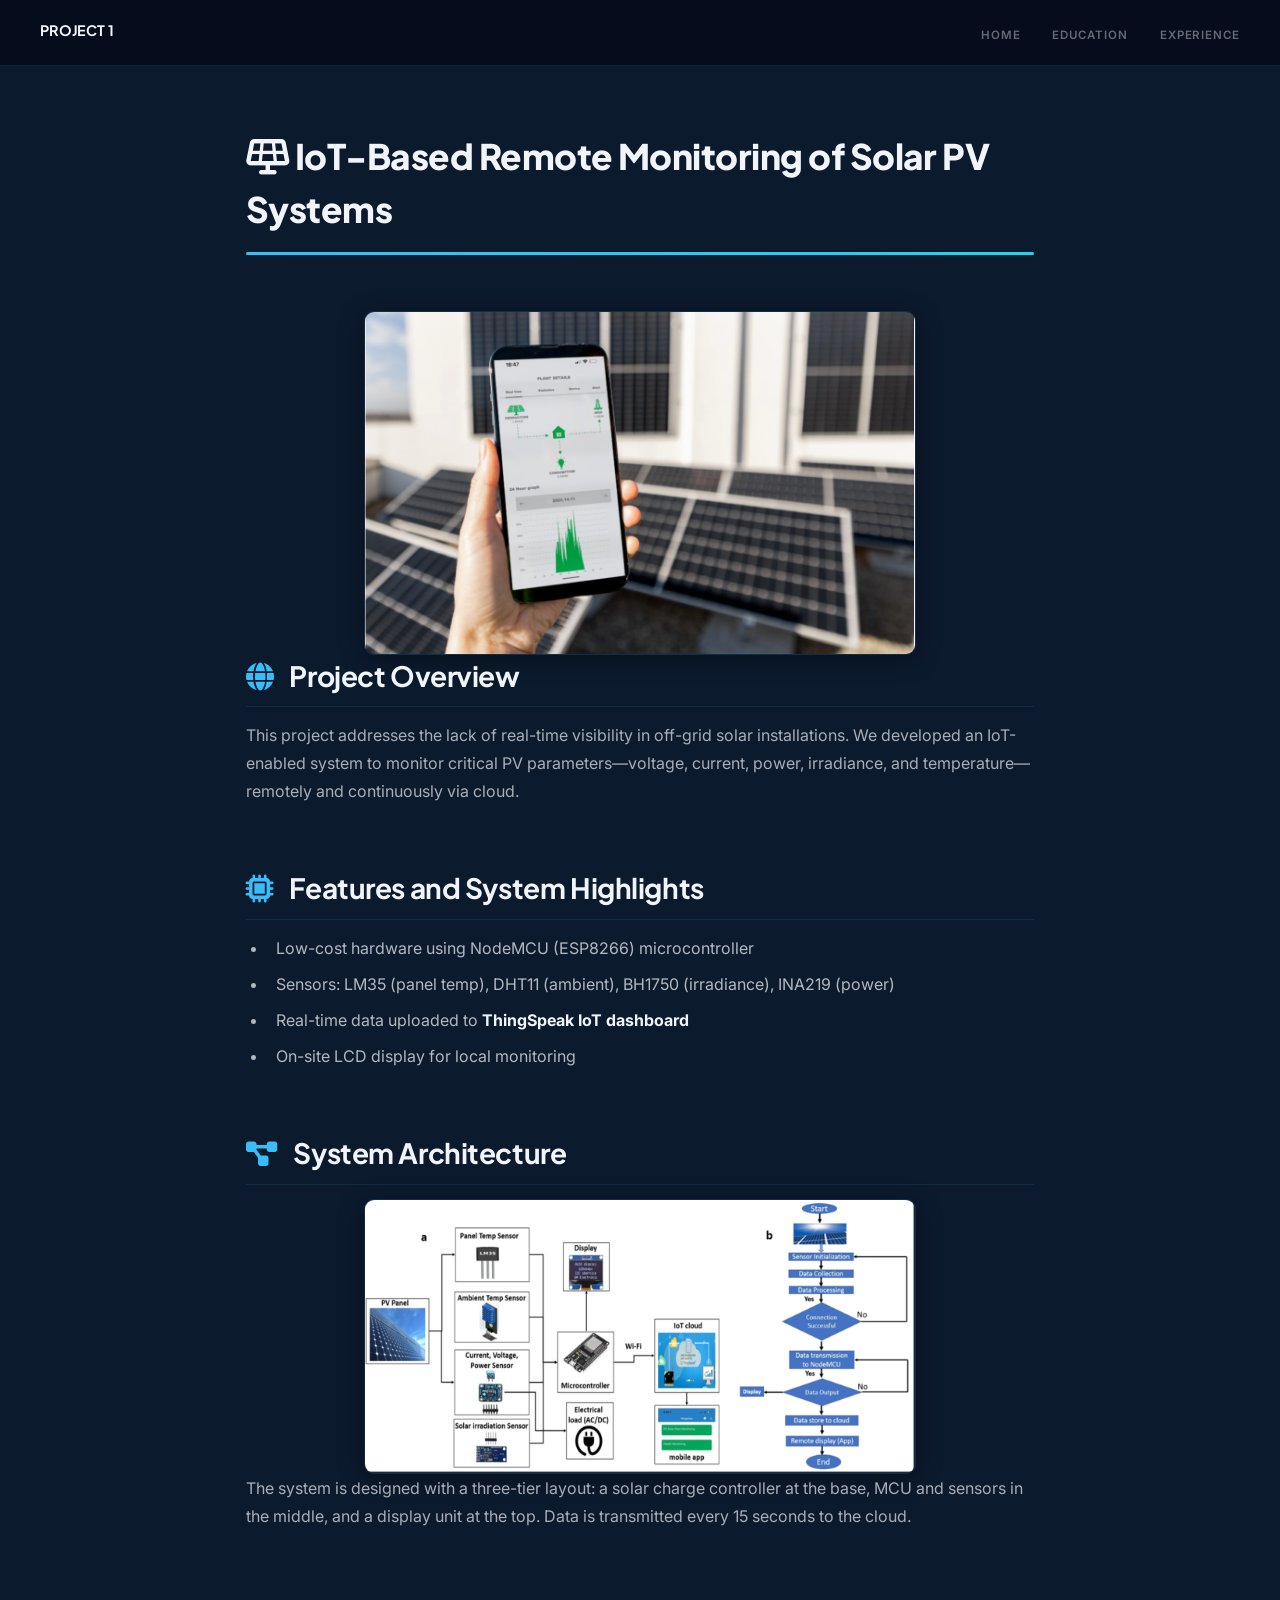
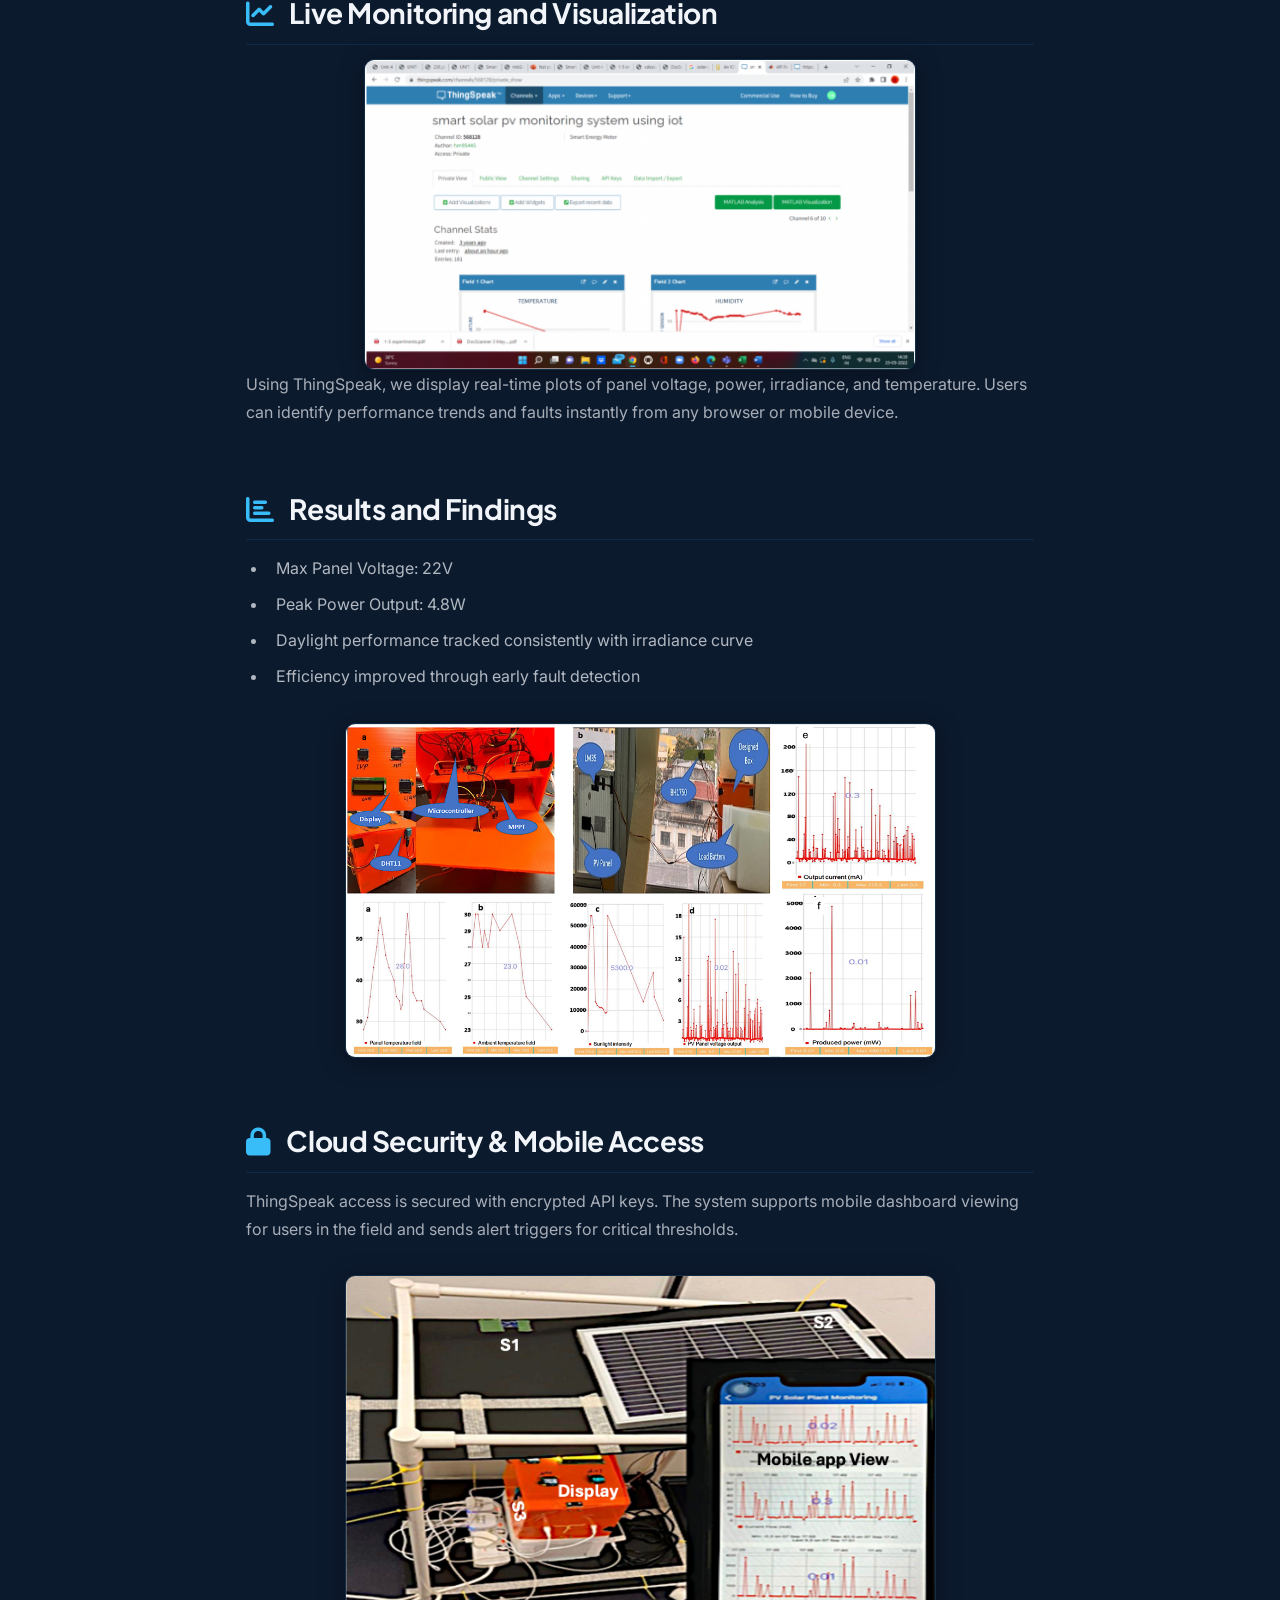
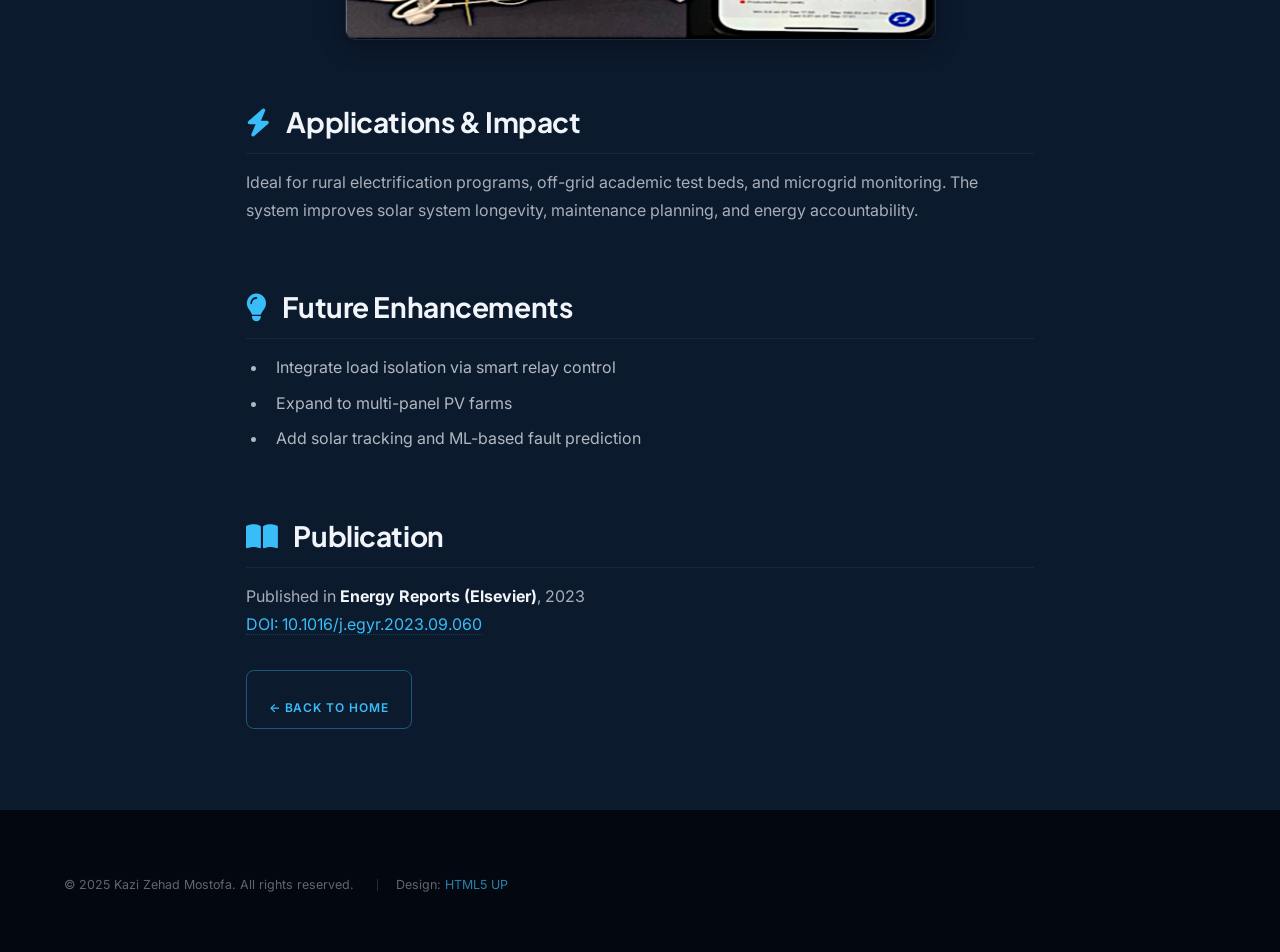
<file: project1.html>
<!DOCTYPE HTML>
<html>
<head>
  <title>IoT-Based Remotely Solar PV Monitoring and Fault Detection | Kazi Zehad Mostofa</title>
  <meta charset="utf-8" />
  <meta name="viewport" content="width=device-width, initial-scale=1, user-scalable=no" />
  <link rel="preconnect" href="https://fonts.googleapis.com">
  <link rel="preconnect" href="https://fonts.gstatic.com" crossorigin>
  <link href="https://fonts.googleapis.com/css2?family=Inter:wght@300;400;500;600&family=Plus+Jakarta+Sans:wght@600;700;800&display=swap" rel="stylesheet">
  <link rel="stylesheet" href="assets/css/main.css" />
  <link rel="stylesheet" href="https://cdnjs.cloudflare.com/ajax/libs/font-awesome/6.4.0/css/all.min.css">
  <noscript><link rel="stylesheet" href="assets/css/noscript.css" /></noscript>
</head>
<body class="is-preload">

  <!-- Header -->
  <header id="header">
    <a href="index.html" class="title">Project 1</a>
    <nav>
      <ul>
        <li><a href="index.html">Home</a></li>
        <li><a href="generic.html">Education</a></li>
        <li><a href="work.html">Experience</a></li>
      </ul>
    </nav>
  </header>

  <!-- Wrapper -->
  <div id="wrapper">

    <!-- Main -->
    <section id="main" class="wrapper">
      <div class="inner">
        <h1 class="major text-center"><i class="fas fa-solar-panel"></i> IoT-Based Remote Monitoring of Solar PV Systems</h1>
      
        <img src="images/project1-overview.png" alt="Project Overview" style="display: block; margin: 0 auto; max-width: 70%;" />


        <h2><i class="fas fa-globe"></i> Project Overview</h2>
        <p>This project addresses the lack of real-time visibility in off-grid solar installations. We developed an IoT-enabled system to monitor critical PV parameters—voltage, current, power, irradiance, and temperature—remotely and continuously via cloud.</p>

        <h2><i class="fas fa-microchip"></i> Features and System Highlights</h2>
        <ul>
          <li>Low-cost hardware using NodeMCU (ESP8266) microcontroller</li>
          <li>Sensors: LM35 (panel temp), DHT11 (ambient), BH1750 (irradiance), INA219 (power)</li>
          <li>Real-time data uploaded to <strong>ThingSpeak IoT dashboard</strong></li>
          <li>On-site LCD display for local monitoring</li>
        </ul>

        <h2><i class="fas fa-project-diagram"></i> System Architecture</h2>
        <img src="images/project1-architecture.png" alt="System Architecture" style="display: block; margin: 0 auto; max-width: 70%;" />
        <p>The system is designed with a three-tier layout: a solar charge controller at the base, MCU and sensors in the middle, and a display unit at the top. Data is transmitted every 15 seconds to the cloud.</p>

        <h2><i class="fas fa-chart-line"></i> Live Monitoring and Visualization</h2>
        <img src="images/project1-dashboard.png" alt="ThingSpeak Dashboard" style="display: block; margin: 0 auto; max-width: 70%;" />
        
        <p>Using ThingSpeak, we display real-time plots of panel voltage, power, irradiance, and temperature. Users can identify performance trends and faults instantly from any browser or mobile device.</p>

        <h2><i class="fas fa-chart-bar"></i> Results and Findings</h2>
        <ul>
          <li>Max Panel Voltage: 22V</li>
          <li>Peak Power Output: 4.8W</li>
          <li>Daylight performance tracked consistently with irradiance curve</li>
          <li>Efficiency improved through early fault detection</li>
        </ul>
        
        <img src="images/project1-results.png" alt="Performance Graphs" style="display: block; margin-left: auto; margin-right: auto; max-width: 75%;" />
        <h2><i class="fas fa-lock"></i> Cloud Security & Mobile Access</h2>
        <p>ThingSpeak access is secured with encrypted API keys. The system supports mobile dashboard viewing for users in the field and sends alert triggers for critical thresholds.</p>
        <img src="images/project1-mobileappp.png" alt="Mobile View" style="display: block; margin: 0 auto; max-width: 75%;" />

        <h2><i class="fas fa-bolt"></i> Applications & Impact</h2>
        <p>Ideal for rural electrification programs, off-grid academic test beds, and microgrid monitoring. The system improves solar system longevity, maintenance planning, and energy accountability.</p>

        <h2><i class="fas fa-lightbulb"></i> Future Enhancements</h2>
        <ul>
          <li>Integrate load isolation via smart relay control</li>
          <li>Expand to multi-panel PV farms</li>
          <li>Add solar tracking and ML-based fault prediction</li>
        </ul>

        <h2><i class="fas fa-book-open"></i> Publication</h2>
        <p>
          Published in <strong>Energy Reports (Elsevier)</strong>, 2023<br />
          <a href="https://doi.org/10.1016/j.egyr.2023.09.060" target="_blank">DOI: 10.1016/j.egyr.2023.09.060</a>
        </p>

        <ul class="actions">
          <li><a href="index.html" class="button">&larr; Back to Home</a></li>
        </ul>

      </div>
    </section>
  </div>

  <!-- Footer -->
  <footer id="footer" class="wrapper alt">
    <div class="inner">
      <ul class="menu">
        <li>&copy; 2025 Kazi Zehad Mostofa. All rights reserved.</li>
        <li>Design: <a href="https://html5up.net">HTML5 UP</a></li>
      </ul>
    </div>
  </footer>

  <!-- Scripts -->
  <script src="assets/js/jquery.min.js"></script>
  <script src="assets/js/jquery.scrollex.min.js"></script>
  <script src="assets/js/jquery.scrolly.min.js"></script>
  <script src="assets/js/browser.min.js"></script>
  <script src="assets/js/breakpoints.min.js"></script>
  <script src="assets/js/util.js"></script>
  <script src="assets/js/main.js"></script>

</body>
</html>
</file>
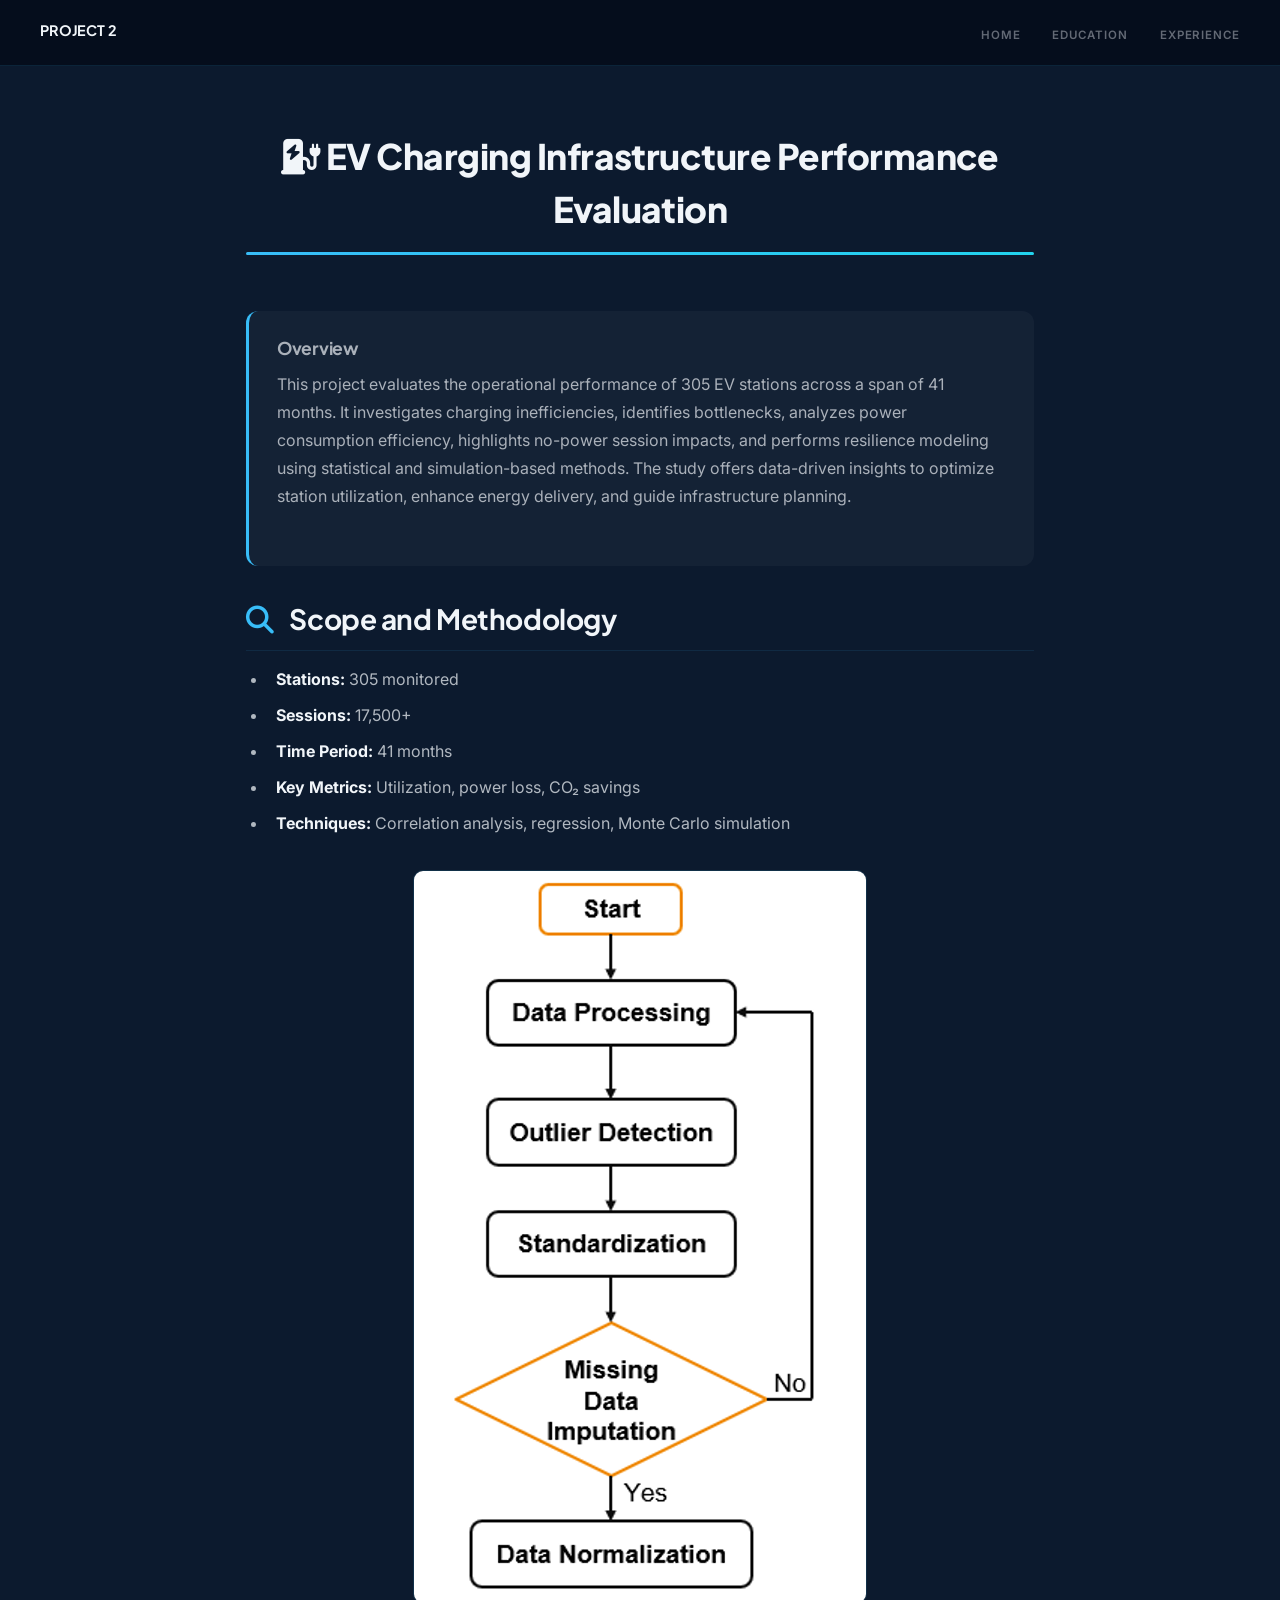
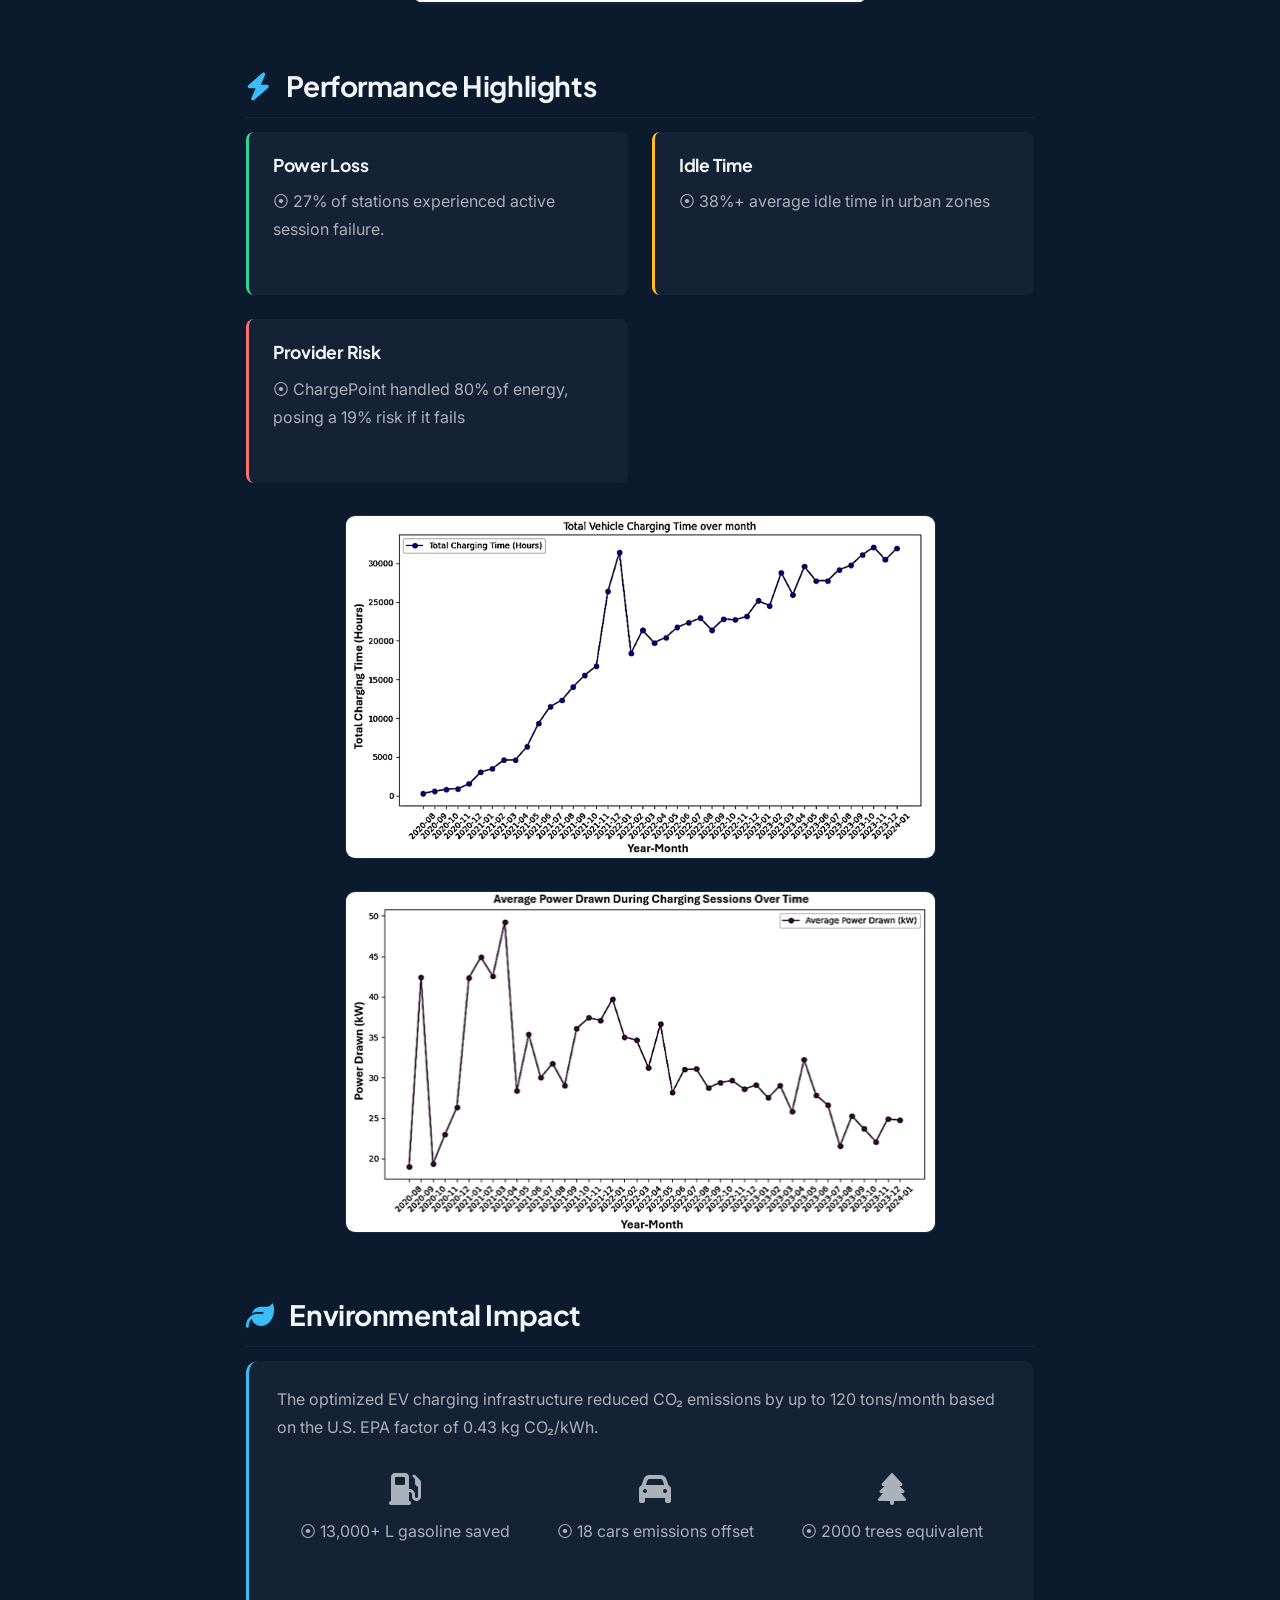
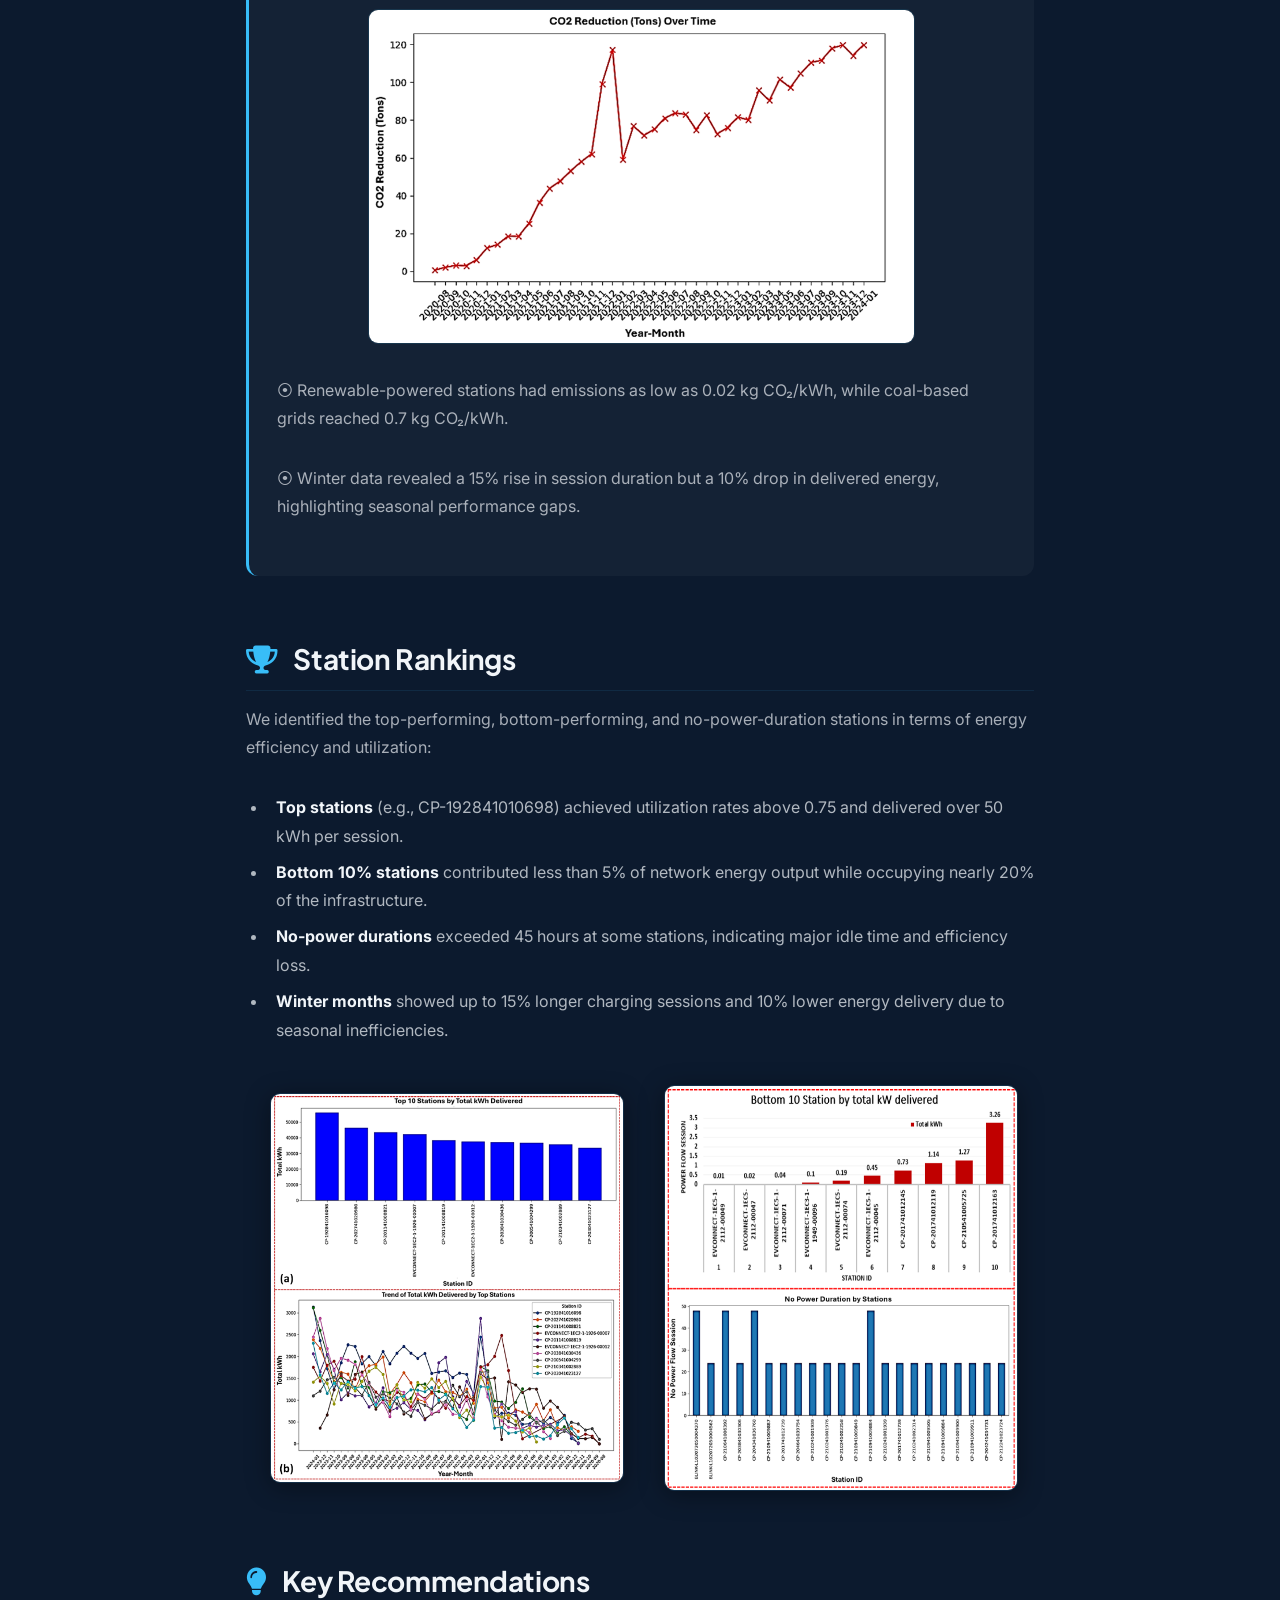
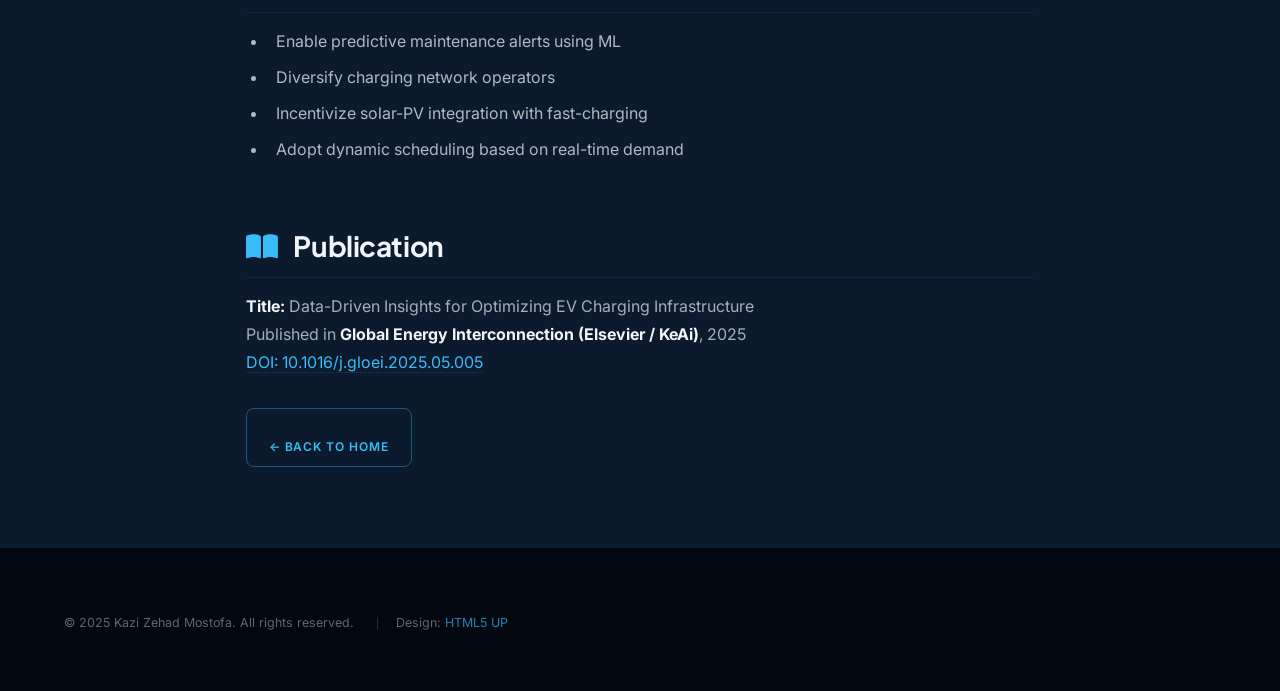
<file: project2.html>
<!DOCTYPE HTML>
<html>
<head>
  <title>EV Charging Infrastructure Optimization | Kazi Zehad Mostofa</title>
  <meta charset="utf-8" />
  <meta name="viewport" content="width=device-width, initial-scale=1, user-scalable=no" />
  <link rel="preconnect" href="https://fonts.googleapis.com">
  <link rel="preconnect" href="https://fonts.gstatic.com" crossorigin>
  <link href="https://fonts.googleapis.com/css2?family=Inter:wght@300;400;500;600&family=Plus+Jakarta+Sans:wght@600;700;800&display=swap" rel="stylesheet">
  <link rel="stylesheet" href="assets/css/main.css" />
  <link rel="stylesheet" href="https://cdnjs.cloudflare.com/ajax/libs/font-awesome/6.4.0/css/all.min.css">
  <noscript><link rel="stylesheet" href="assets/css/noscript.css" /></noscript>
  <style>
    .text-center { text-align: center; }
    h2 i { color: #38bdf8; margin-right: 0.5rem; }
    .stats-grid {
      display: grid;
      grid-template-columns: repeat(auto-fit, minmax(250px, 1fr));
      gap: 1.5rem;
      margin-bottom: 2rem;
    }
    .img-responsive {
      display: block;
      margin: 2rem auto;
      max-width: 75%;
      border-radius: 10px;
      border: 1px solid rgba(56,189,248,0.13);
    }
  </style>
</head>
<body class="is-preload">

  <!-- Header -->
  <header id="header">
    <a href="index.html" class="title">Project 2</a>
    <nav>
      <ul>
        <li><a href="index.html">Home</a></li>
        <li><a href="generic.html">Education</a></li>
        <li><a href="work.html">Experience</a></li>
      </ul>
    </nav>
  </header>

  <!-- Wrapper -->
  <div id="wrapper">

    <!-- Main -->
    <section id="main" class="wrapper">
      <div class="inner">
        <h1 class="major text-center"><i class="fas fa-charging-station"></i> EV Charging Infrastructure Performance Evaluation</h1>

        <!-- Project Summary -->
<div class="highlight-box">
  <h3>Overview</h3>
  <p>
    This project evaluates the operational performance of 305 EV stations across a span of 41 months. It investigates charging inefficiencies, identifies bottlenecks, analyzes power
    consumption efficiency, highlights no-power session impacts, and performs resilience modeling using statistical
    and simulation-based methods. The study offers data-driven insights to optimize station utilization, enhance
    energy delivery, and guide infrastructure planning.
  </p>
</div>


        <!-- Scope -->
        <h2><i class="fas fa-search"></i> Scope and Methodology</h2>
        <ul>
          <li><strong>Stations:</strong> 305 monitored</li>
          <li><strong>Sessions:</strong> 17,500+</li>
          <li><strong>Time Period:</strong> 41 months</li>
          <li><strong>Key Metrics:</strong> Utilization, power loss, CO₂ savings</li>
          <li><strong>Techniques:</strong> Correlation analysis, regression, Monte Carlo simulation</li>
        </ul>
        <img src="images/ev_preprocessing.png" alt="Data Preprocessing" class="img-responsive" />

        <!-- Performance -->
        <h2><i class="fas fa-bolt"></i> Performance Highlights</h2>
        <div class="stats-grid">
  <div class="stat-card stat-green">
    <h3>Power Loss</h3>
    <p> ⦿ 27% of stations experienced active session failure.</p>
  </div>
  <div class="stat-card stat-yellow">
    <h3>Idle Time</h3>
    <p> ⦿ 38%+ average idle time in urban zones</p>
  </div>
  <div class="stat-card stat-red">
    <h3>Provider Risk</h3>
    <p> ⦿ ChargePoint handled 80% of energy, posing a 19% risk if it fails</p>
  </div>
</div>

        <img src="images/ev_charging_time.png" alt="Charging Time Analysis" class="img-responsive" />
        <img src="images/ev_avg_power.png" alt="Average Power Data" class="img-responsive" />

        <!-- Environmental Impact -->
        <h2><i class="fas fa-leaf"></i> Environmental Impact</h2>
<div class="environment-box">
  <p>
    The optimized EV charging infrastructure reduced CO₂ emissions by up to 120 tons/month based on the U.S. EPA factor of 0.43 kg CO₂/kWh.
  </p>

  <!-- Visual Metrics with Icons -->
  <div style="display: flex; justify-content: space-around; text-align: center; margin: 1.5rem 0;">
    <div>
      <i class="fas fa-gas-pump fa-2x"></i>
      <p style="margin-top: 0.5rem;"> ⦿ 13,000+ L gasoline saved</p>
    </div>
    <div>
      <i class="fas fa-car fa-2x"></i>
      <p style="margin-top: 0.5rem;">⦿ 18 cars emissions offset</p>
    </div>
    <div>
      <i class="fas fa-tree fa-2x"></i>
      <p style="margin-top: 0.5rem;"> ⦿ 2000 trees equivalent</p>
    </div>
  </div>

  <!-- CO2 Trend Graph -->
  <img src="images/ev_co2_reduction.png" alt="CO2 Reduction" class="img-responsive" />

  <p>
    ⦿ Renewable-powered stations had emissions as low as 0.02 kg CO₂/kWh, while coal-based grids reached 0.7 kg CO₂/kWh.
  </p>
  <p>
    ⦿ Winter data revealed a 15% rise in session duration but a 10% drop in delivered energy, highlighting seasonal performance gaps.
  </p>
</div>

        <!-- Station Rankings -->
        <h2><i class="fas fa-trophy"></i> Station Rankings</h2>
        <p>
  We identified the top-performing, bottom-performing, and no-power-duration stations in terms of energy efficiency and utilization:
</p>
<ul>
  <li><strong>Top stations</strong> (e.g., CP-192841010698) achieved utilization rates above 0.75 and delivered over 50 kWh per session.</li>
  <li><strong>Bottom 10% stations</strong> contributed less than 5% of network energy output while occupying nearly 20% of the infrastructure.</li>
  <li><strong>No-power durations</strong> exceeded 45 hours at some stations, indicating major idle time and efficiency loss.</li>
  <li><strong>Winter months</strong> showed up to 15% longer charging sessions and 10% lower energy delivery due to seasonal inefficiencies.</li>
</ul>
        <div style="display: flex; flex-wrap: wrap; justify-content: space-around;">
          <img src="images/ev_top_stations.png" alt="Top Performing Stations" style="max-width: 45%; margin: 1rem;" />
          <img src="images/ev_bottomm_stations.png" alt="Bottom Performing Stations" style="max-width: 45%; margin: 0.5rem;" />
        </div>

        <!-- Recommendations -->
        <h2><i class="fas fa-lightbulb"></i> Key Recommendations</h2>
        <ul>
          <li>Enable predictive maintenance alerts using ML</li>
          <li>Diversify charging network operators</li>
          <li>Incentivize solar-PV integration with fast-charging</li>
          <li>Adopt dynamic scheduling based on real-time demand</li>
        </ul>

        <!-- Publication -->
        <h2><i class="fas fa-book-open"></i> Publication</h2>
        <p>
          <strong>Title:</strong> Data-Driven Insights for Optimizing EV Charging Infrastructure<br />
          Published in <strong>Global Energy Interconnection (Elsevier / KeAi)</strong>, 2025<br />
          <a href="https://doi.org/10.1016/j.gloei.2025.05.005" target="_blank">DOI: 10.1016/j.gloei.2025.05.005</a>
        </p>



        <!-- Back Button -->
        <ul class="actions">
          <li><a href="index.html" class="button">← Back to Home</a></li>
        </ul>
      </div>
    </section>
  </div>

  <!-- Footer -->
  <footer id="footer" class="wrapper alt">
    <div class="inner">
      <ul class="menu">
        <li>&copy; 2025 Kazi Zehad Mostofa. All rights reserved.</li>
        <li>Design: <a href="https://html5up.net">HTML5 UP</a></li>
      </ul>
    </div>
  </footer>

  <!-- Scripts -->
  <script src="assets/js/jquery.min.js"></script>
  <script src="assets/js/jquery.scrollex.min.js"></script>
  <script src="assets/js/jquery.scrolly.min.js"></script>
  <script src="assets/js/browser.min.js"></script>
  <script src="assets/js/breakpoints.min.js"></script>
  <script src="assets/js/util.js"></script>
  <script src="assets/js/main.js"></script>

</body>
</html>
</file>
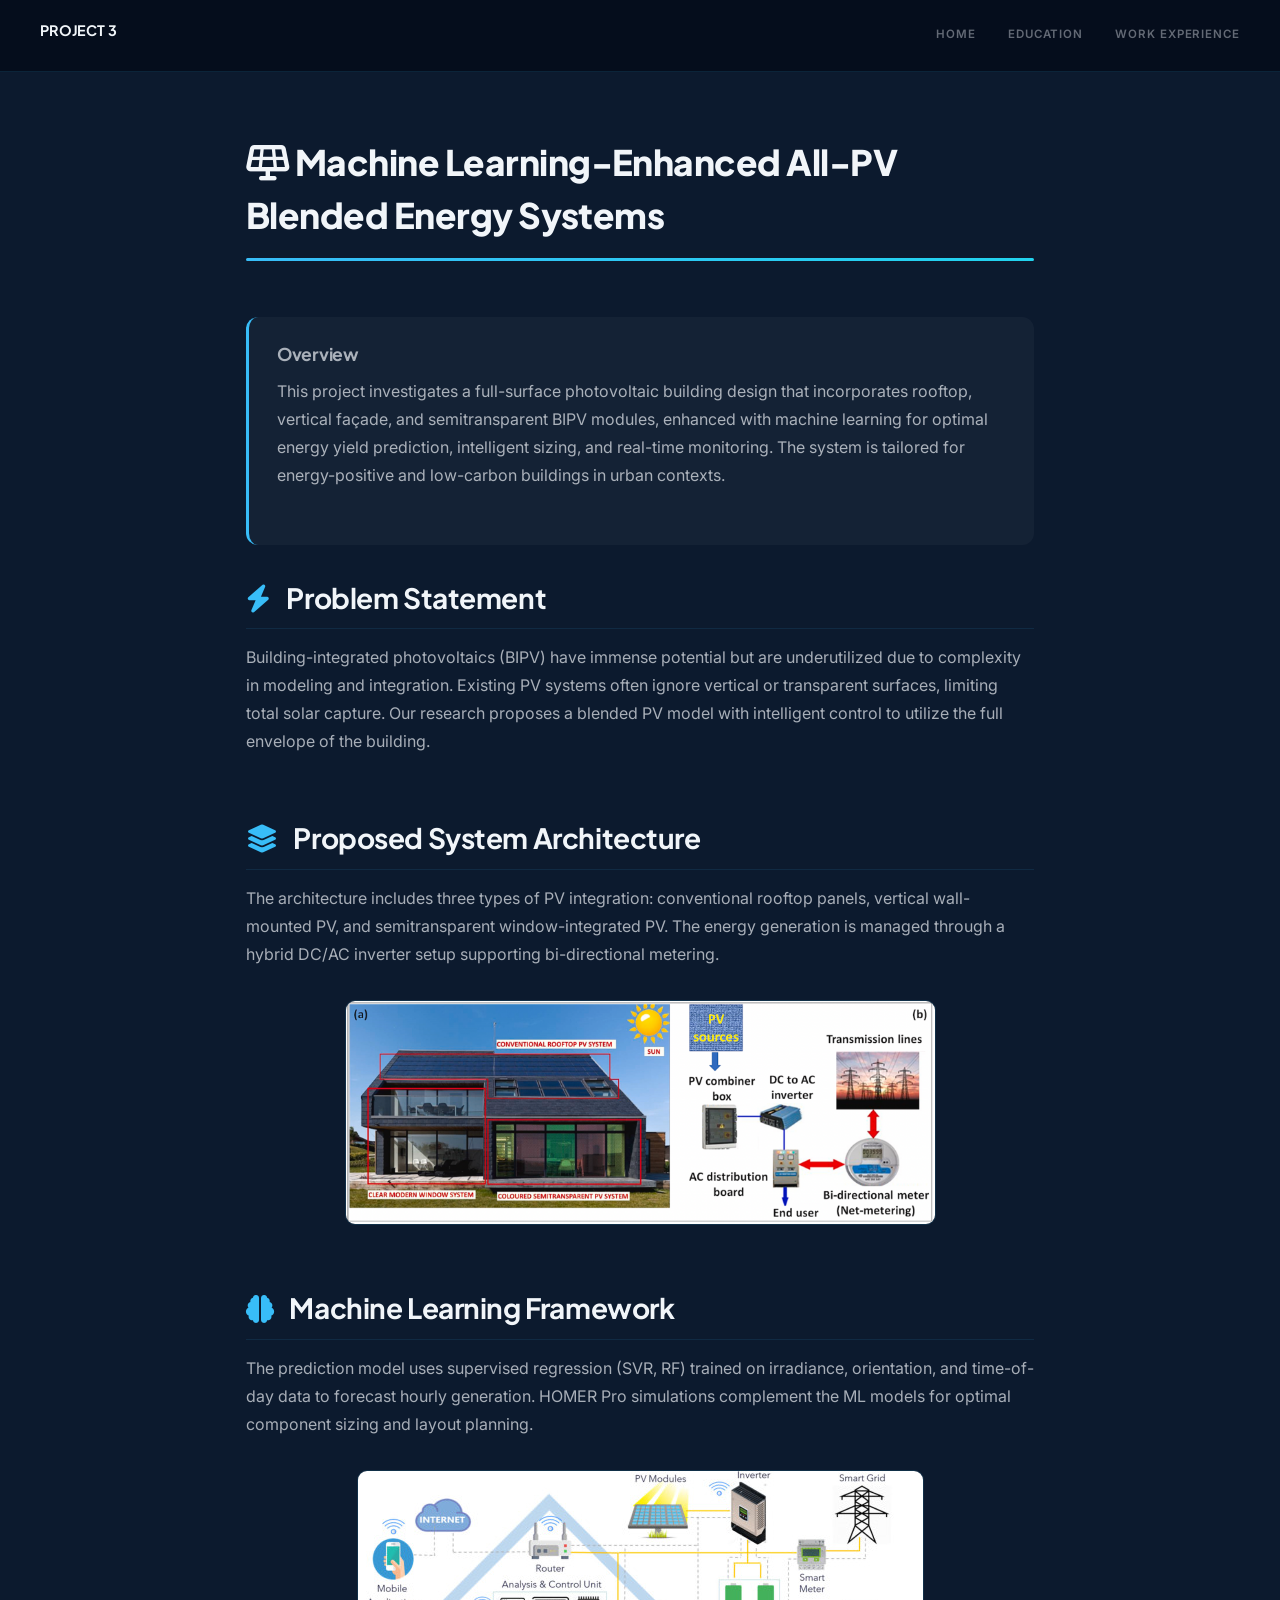
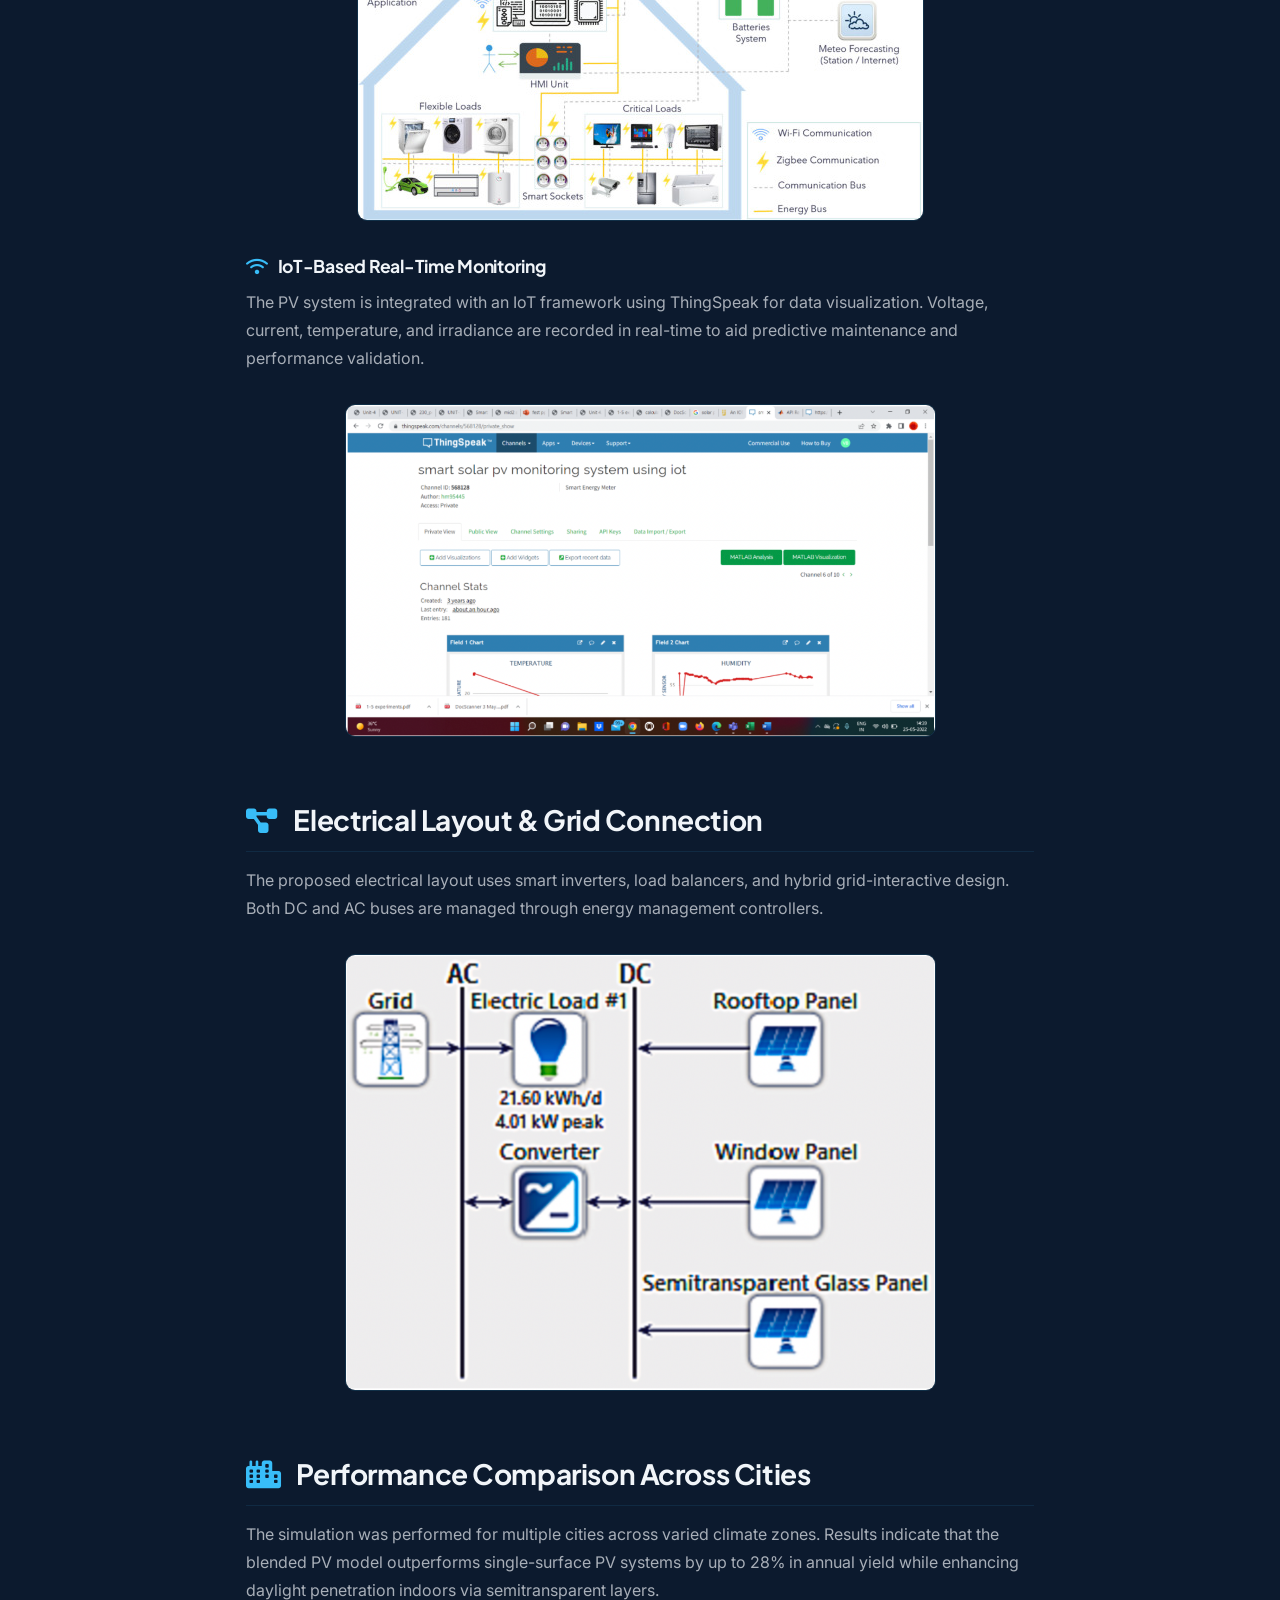
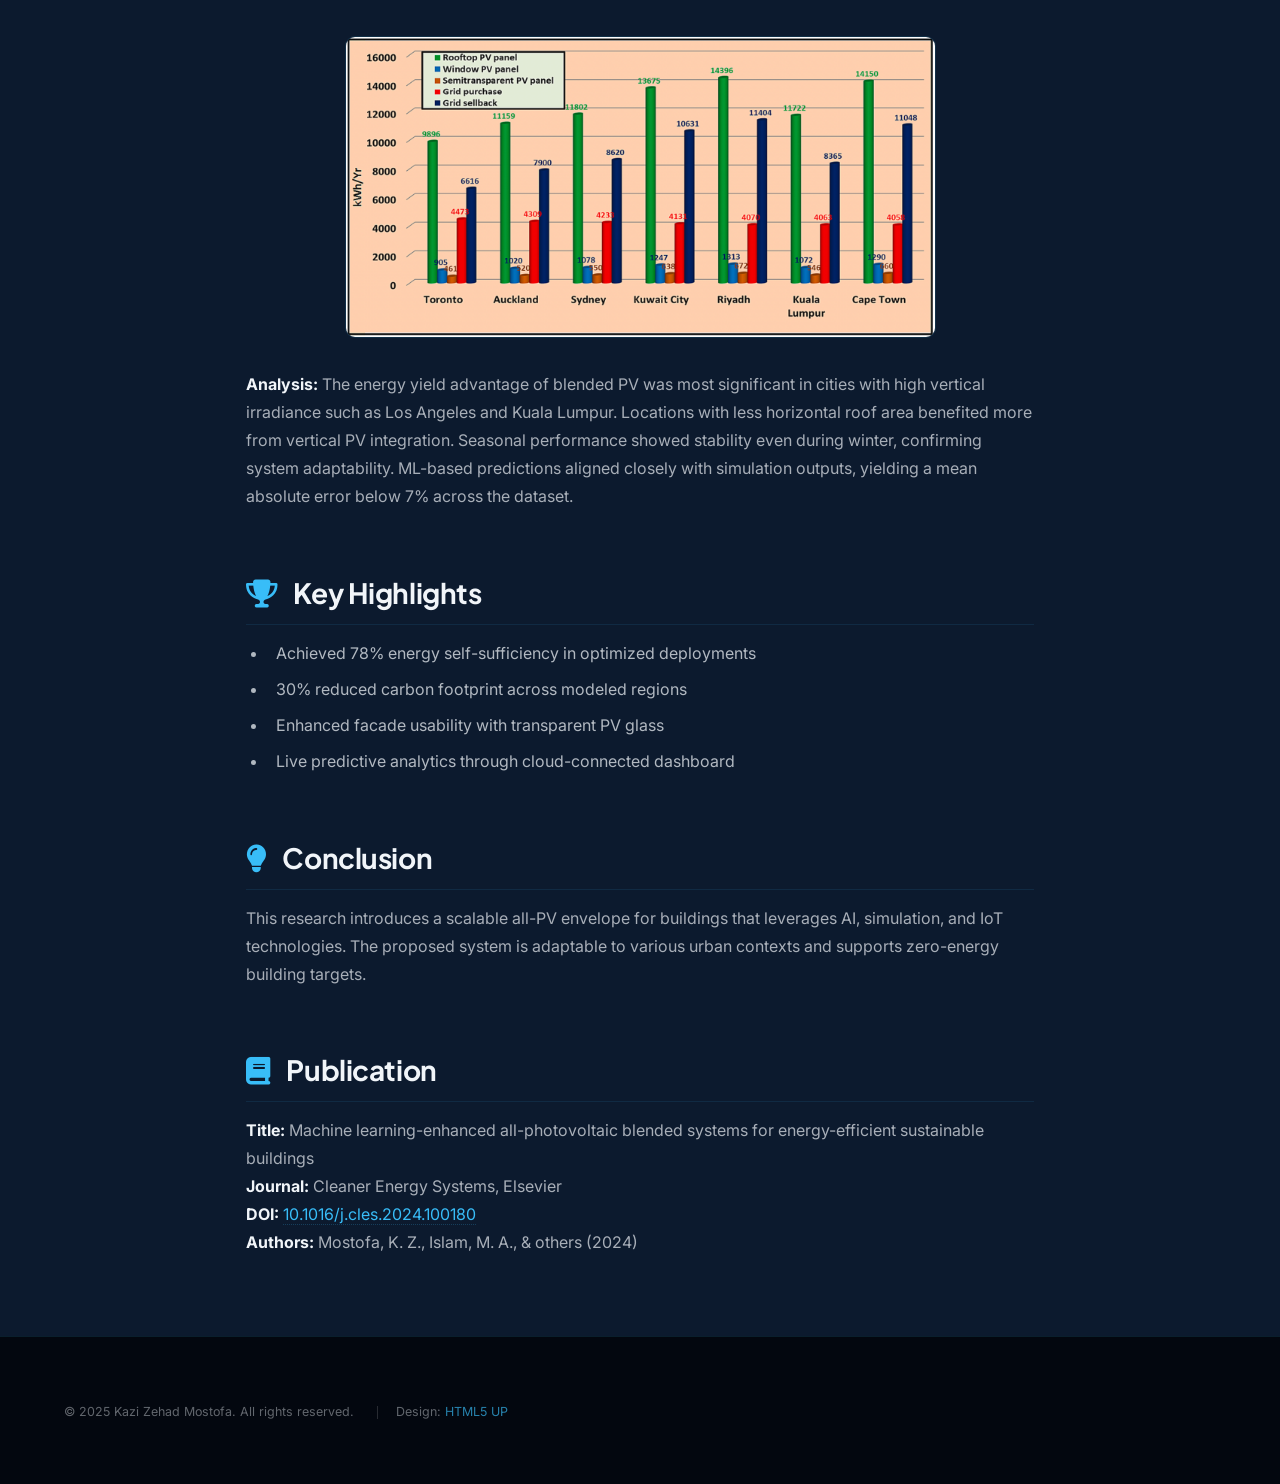
<file: project3.html>
<!DOCTYPE HTML>
<html>
<head>
  <title>Project 3 - ML-Enhanced PV Energy System</title>
  <meta charset="utf-8" />
  <meta name="viewport" content="width=device-width, initial-scale=1, user-scalable=no" />
  <link rel="preconnect" href="https://fonts.googleapis.com">
  <link rel="preconnect" href="https://fonts.gstatic.com" crossorigin>
  <link href="https://fonts.googleapis.com/css2?family=Inter:wght@300;400;500;600&family=Plus+Jakarta+Sans:wght@600;700;800&display=swap" rel="stylesheet">
  <link rel="stylesheet" href="assets/css/main.css" />
  <link rel="stylesheet" href="https://cdnjs.cloudflare.com/ajax/libs/font-awesome/6.4.0/css/all.min.css">
  <noscript><link rel="stylesheet" href="assets/css/noscript.css" /></noscript>
  <style>
    .center-img {
      display: block;
      margin: 2rem auto;
      max-width: 75%;
      border-radius: 10px;
      border: 1px solid rgba(56,189,248,0.13);
    }
    ul li { margin-bottom: 0.5rem; }
    h2 i, h3 i { color: #38bdf8; margin-right: 0.5rem; }
  </style>
</head>
<body class="is-preload">

  <!-- Header -->
  <header id="header">
    <a href="index.html" class="title">Project 3</a>
    <nav>
      <ul>
        <li><a href="index.html">Home</a></li>
        <li><a href="generic.html">Education</a></li>
        <li><a href="work.html">Work Experience</a></li>
      </ul>
    </nav>
  </header>

  <!-- Wrapper -->
  <div id="wrapper">
    <section id="main" class="wrapper">
      <div class="inner">
        <h1 class="major text-center"><i class="fas fa-solar-panel"></i> Machine Learning-Enhanced All-PV Blended Energy Systems</h1>

        <div class="highlight-section">
          <h3>Overview</h3>
          <p>
            This project investigates a full-surface photovoltaic building design that incorporates rooftop, vertical façade, and semitransparent BIPV modules, enhanced with machine learning for optimal energy yield prediction, intelligent sizing, and real-time monitoring. The system is tailored for energy-positive and low-carbon buildings in urban contexts.
          </p>
        </div>

        <h2><i class="fas fa-bolt"></i> Problem Statement</h2>
        <p>Building-integrated photovoltaics (BIPV) have immense potential but are underutilized due to complexity in modeling and integration. Existing PV systems often ignore vertical or transparent surfaces, limiting total solar capture. Our research proposes a blended PV model with intelligent control to utilize the full envelope of the building.</p>

        <h2><i class="fas fa-layer-group"></i> Proposed System Architecture</h2>
        <p>The architecture includes three types of PV integration: conventional rooftop panels, vertical wall-mounted PV, and semitransparent window-integrated PV. The energy generation is managed through a hybrid DC/AC inverter setup supporting bi-directional metering.</p>
        <img src="images/pv_schematic.png" alt="PV System Schematic" class="center-img" />

        <h2><i class="fas fa-brain"></i> Machine Learning Framework</h2>
        <p>The prediction model uses supervised regression (SVR, RF) trained on irradiance, orientation, and time-of-day data to forecast hourly generation. HOMER Pro simulations complement the ML models for optimal component sizing and layout planning.</p>
        <img src="images/ml_architecture.jpg" alt="Machine Learning Architecture" class="center-img" />

        <h3><i class="fas fa-wifi"></i> IoT-Based Real-Time Monitoring</h3>
        <p>The PV system is integrated with an IoT framework using ThingSpeak for data visualization. Voltage, current, temperature, and irradiance are recorded in real-time to aid predictive maintenance and performance validation.</p>
        <img src="images/thingspeak_dashboard.png" alt="ThingSpeak Dashboard" class="center-img" />

        <h2><i class="fas fa-project-diagram"></i> Electrical Layout & Grid Connection</h2>
        <p>The proposed electrical layout uses smart inverters, load balancers, and hybrid grid-interactive design. Both DC and AC buses are managed through energy management controllers.</p>
        <img src="images/simulation_layout.png" alt="Hybrid PV Layout" class="center-img" />

        <h2><i class="fas fa-city"></i> Performance Comparison Across Cities</h2>
        <p>The simulation was performed for multiple cities across varied climate zones. Results indicate that the blended PV model outperforms single-surface PV systems by up to 28% in annual yield while enhancing daylight penetration indoors via semitransparent layers.</p>
        <img src="images/city_comparison.png" alt="City Comparison" class="center-img" />
        <p><strong>Analysis:</strong> The energy yield advantage of blended PV was most significant in cities with high vertical irradiance such as Los Angeles and Kuala Lumpur. Locations with less horizontal roof area benefited more from vertical PV integration. Seasonal performance showed stability even during winter, confirming system adaptability. ML-based predictions aligned closely with simulation outputs, yielding a mean absolute error below 7% across the dataset.</p>

        <h2><i class="fas fa-trophy"></i> Key Highlights</h2>
        <ul>
          <li>Achieved 78% energy self-sufficiency in optimized deployments</li>
          <li>30% reduced carbon footprint across modeled regions</li>
          <li>Enhanced facade usability with transparent PV glass</li>
          <li>Live predictive analytics through cloud-connected dashboard</li>
        </ul>

        <h2><i class="fas fa-lightbulb"></i> Conclusion</h2>
        <p>This research introduces a scalable all-PV envelope for buildings that leverages AI, simulation, and IoT technologies. The proposed system is adaptable to various urban contexts and supports zero-energy building targets.</p>

        <h2><i class="fas fa-book"></i> Publication</h2>
        <p><strong>Title:</strong> Machine learning-enhanced all-photovoltaic blended systems for energy-efficient sustainable buildings<br />
        <strong>Journal:</strong> Cleaner Energy Systems, Elsevier<br />
        <strong>DOI:</strong> <a href="https://doi.org/10.1016/j.cles.2024.100180" target="_blank">10.1016/j.cles.2024.100180</a><br />
        <strong>Authors:</strong> Mostofa, K. Z., Islam, M. A., & others (2024)</p>
      </div>
    </section>
  </div>

  <!-- Footer -->
  <footer id="footer" class="wrapper alt">
    <div class="inner">
      <ul class="menu">
        <li>&copy; 2025 Kazi Zehad Mostofa. All rights reserved.</li>
        <li>Design: <a href="http://html5up.net">HTML5 UP</a></li>
      </ul>
    </div>
  </footer>

  <!-- Scripts -->
  <script src="assets/js/jquery.min.js"></script>
  <script src="assets/js/jquery.scrollex.min.js"></script>
  <script src="assets/js/jquery.scrolly.min.js"></script>
  <script src="assets/js/browser.min.js"></script>
  <script src="assets/js/breakpoints.min.js"></script>
  <script src="assets/js/util.js"></script>
  <script src="assets/js/main.js"></script>

</body>
</html>
</file>
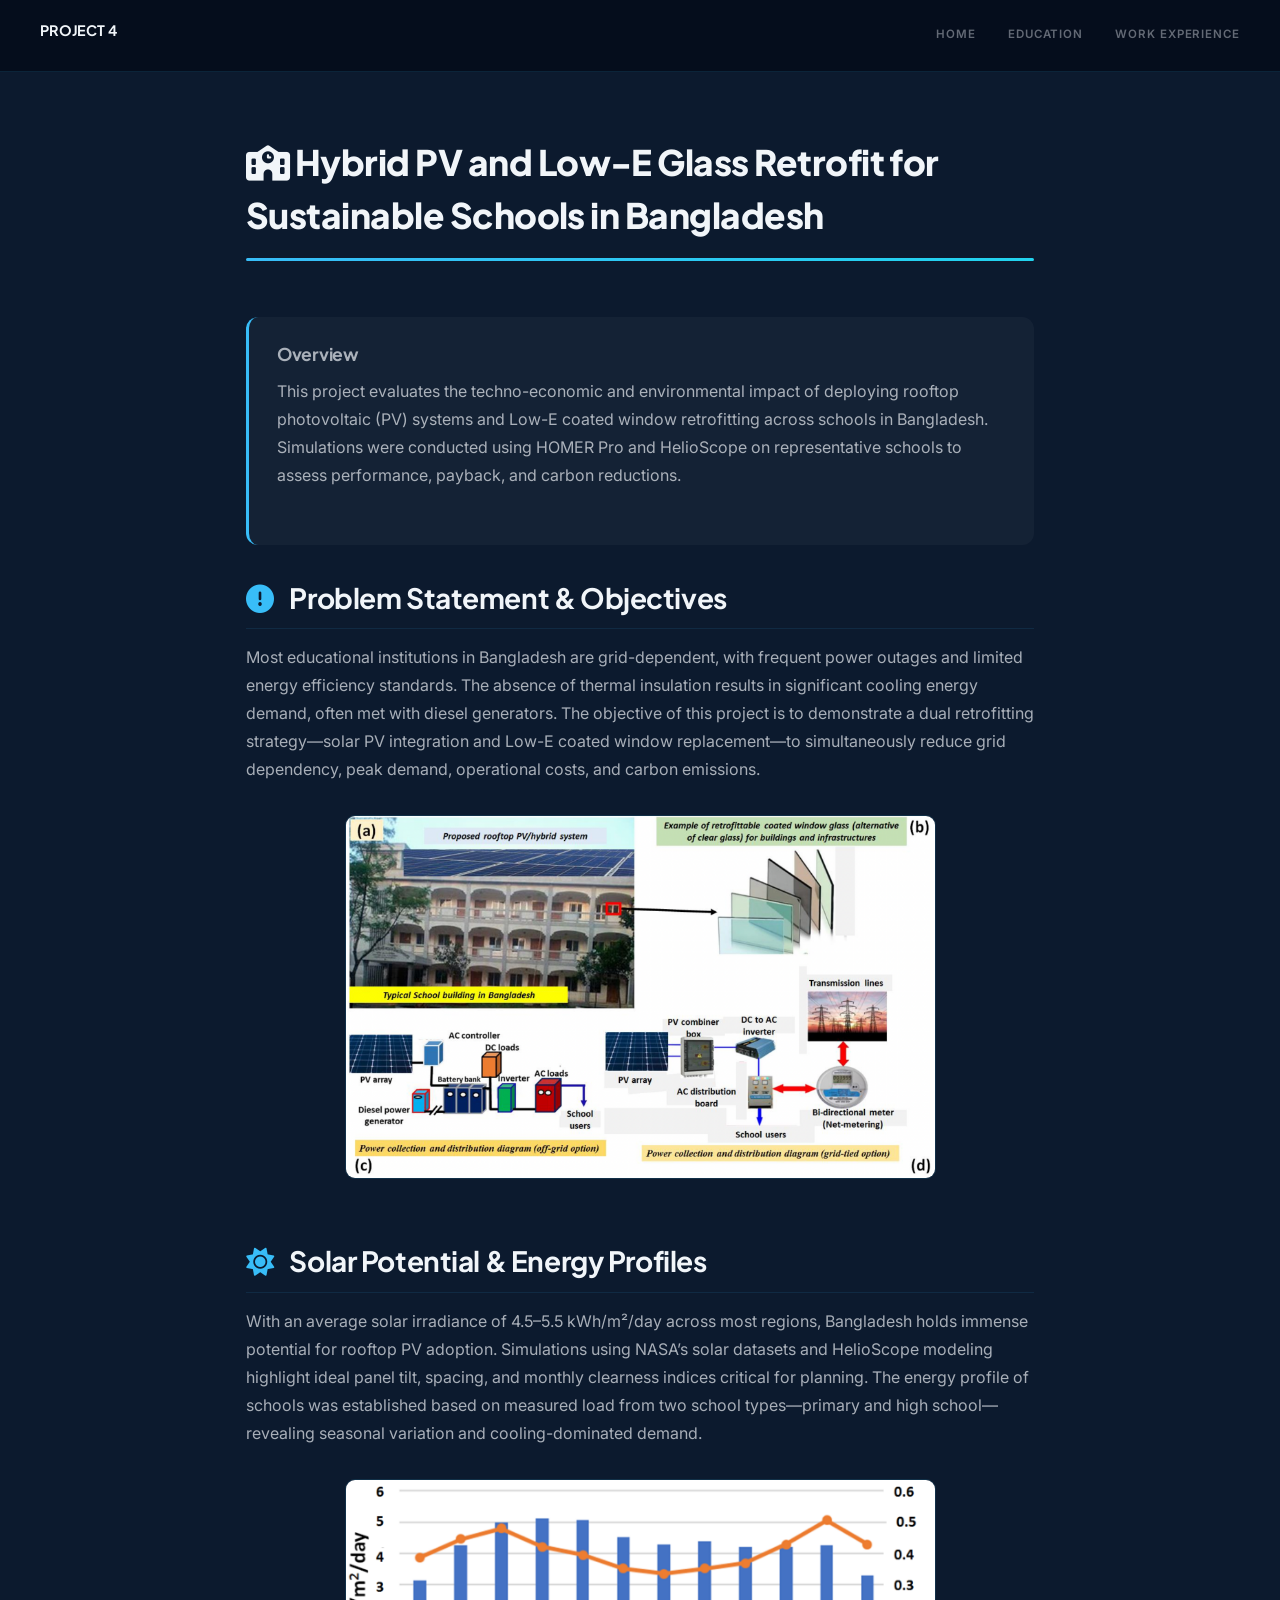
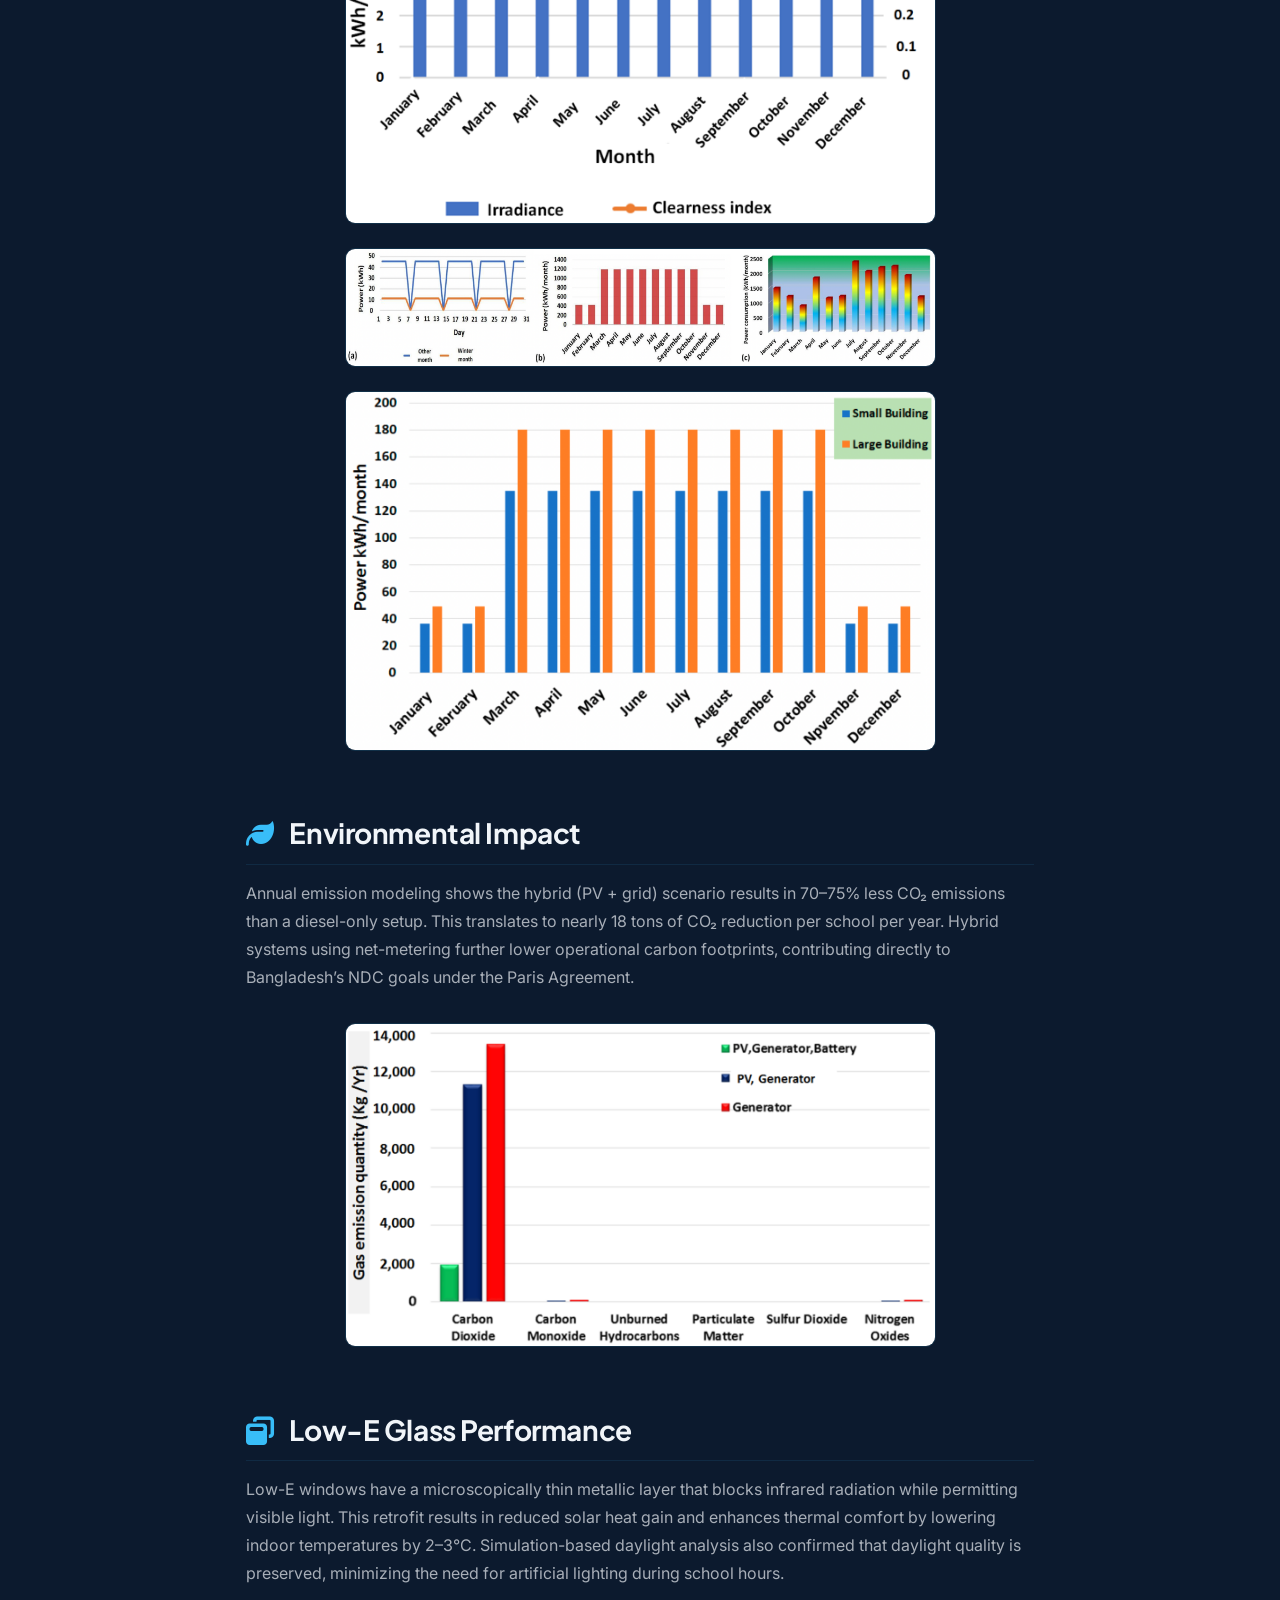
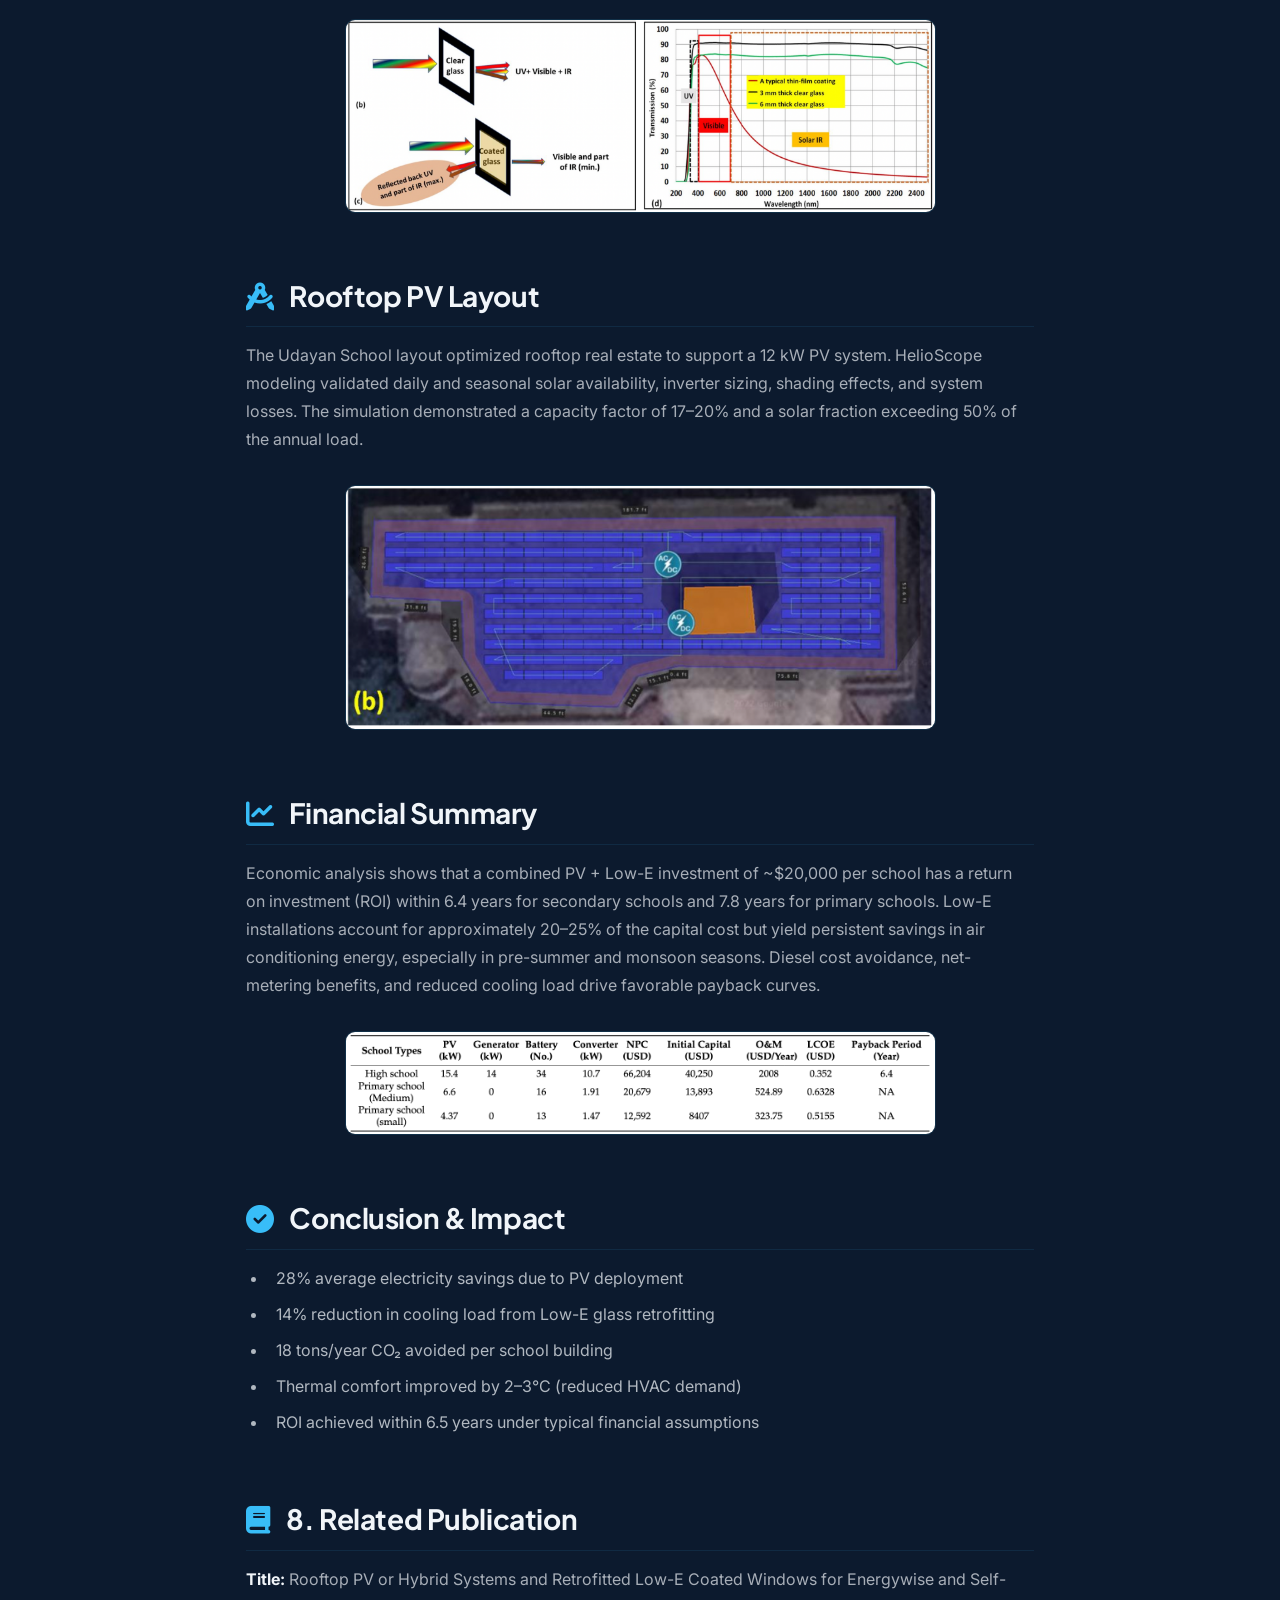
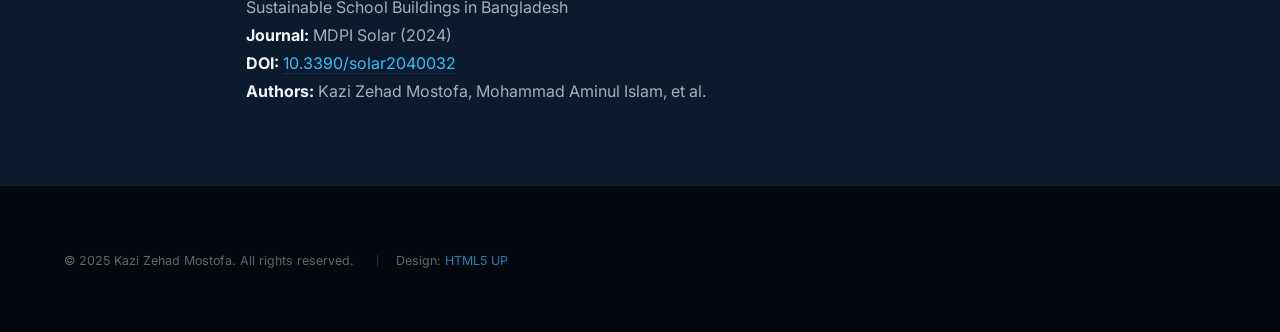
<file: project4.html>
<!DOCTYPE HTML>
<html>
<head>
  <title>Project 4 - Hybrid PV and Low-E Retrofit for Schools</title>
  <meta charset="utf-8" />
  <meta name="viewport" content="width=device-width, initial-scale=1, user-scalable=no" />
  <link rel="preconnect" href="https://fonts.googleapis.com">
  <link rel="preconnect" href="https://fonts.gstatic.com" crossorigin>
  <link href="https://fonts.googleapis.com/css2?family=Inter:wght@300;400;500;600&family=Plus+Jakarta+Sans:wght@600;700;800&display=swap" rel="stylesheet">
  <link rel="stylesheet" href="assets/css/main.css" />
  <link rel="stylesheet" href="https://cdnjs.cloudflare.com/ajax/libs/font-awesome/6.4.0/css/all.min.css">
  <noscript><link rel="stylesheet" href="assets/css/noscript.css" /></noscript>
  <style>
    .center-img {
      display: block;
      margin: 1.5rem auto;
      max-width: 75%;
      border-radius: 10px;
      border: 1px solid rgba(56,189,248,0.13);
    }
    ul li { margin-bottom: 0.5rem; }
    h2 i { color: #38bdf8; margin-right: 0.5rem; }
  </style>
</head>
<body class="is-preload">

  <!-- Header -->
  <header id="header">
    <a href="index.html" class="title">Project 4</a>
    <nav>
      <ul>
        <li><a href="index.html">Home</a></li>
        <li><a href="generic.html">Education</a></li>
        <li><a href="work.html">Work Experience</a></li>
      </ul>
    </nav>
  </header>

  <!-- Wrapper -->
  <div id="wrapper">
    <section id="main" class="wrapper">
      <div class="inner">
        <h1 class="major text-center"><i class="fas fa-school"></i> Hybrid PV and Low-E Glass Retrofit for Sustainable Schools in Bangladesh</h1>

        <div class="highlight-box">
          <h3>Overview</h3>
          <p>
            This project evaluates the techno-economic and environmental impact of deploying rooftop photovoltaic (PV) systems and Low-E coated window retrofitting across schools in Bangladesh. Simulations were conducted using HOMER Pro and HelioScope on representative schools to assess performance, payback, and carbon reductions.</p>
        </div>

        <!-- 1. Problem Statement -->
        <h2><i class="fas fa-exclamation-circle"></i> Problem Statement & Objectives</h2>
        <p>Most educational institutions in Bangladesh are grid-dependent, with frequent power outages and limited energy efficiency standards. The absence of thermal insulation results in significant cooling energy demand, often met with diesel generators. The objective of this project is to demonstrate a dual retrofitting strategy—solar PV integration and Low-E coated window replacement—to simultaneously reduce grid dependency, peak demand, operational costs, and carbon emissions.</p>
        <img src="images/p4_pv_system_schematic.png" alt="PV Hybrid Schematic" class="center-img" />

        <!-- 2. Solar Resource & Energy Demand -->
        <h2><i class="fas fa-sun"></i> Solar Potential & Energy Profiles</h2>
        <p>With an average solar irradiance of 4.5–5.5 kWh/m²/day across most regions, Bangladesh holds immense potential for rooftop PV adoption. Simulations using NASA’s solar datasets and HelioScope modeling highlight ideal panel tilt, spacing, and monthly clearness indices critical for planning. The energy profile of schools was established based on measured load from two school types—primary and high school—revealing seasonal variation and cooling-dominated demand.</p>
        <img src="images/p4_solar_radiation_clearness.png" alt="Solar Irradiance and Clearness Index" class="center-img" />
        <img src="images/p4_high_school_load_chart.png" alt="High School Load Chart" class="center-img" />
        <img src="images/p4_primary_school_consumption.png" alt="Primary School Comparison" class="center-img" />

        <!-- 3. Emission Analysis -->
        <h2><i class="fas fa-leaf"></i> Environmental Impact</h2>
        <p>Annual emission modeling shows the hybrid (PV + grid) scenario results in 70–75% less CO₂ emissions than a diesel-only setup. This translates to nearly 18 tons of CO₂ reduction per school per year. Hybrid systems using net-metering further lower operational carbon footprints, contributing directly to Bangladesh’s NDC goals under the Paris Agreement.</p>
        <img src="images/p4_gas_emissions_comparison.png" alt="Emission Comparison" class="center-img" />

        <!-- 4. Low-E Window Benefits -->
        <h2><i class="fas fa-window-restore"></i> Low-E Glass Performance</h2>
        <p>Low-E windows have a microscopically thin metallic layer that blocks infrared radiation while permitting visible light. This retrofit results in reduced solar heat gain and enhances thermal comfort by lowering indoor temperatures by 2–3°C. Simulation-based daylight analysis also confirmed that daylight quality is preserved, minimizing the need for artificial lighting during school hours.</p>
        <img src="images/p4_glass_transmission_spectra.png" alt="Glass Transmission Spectra" class="center-img" />

        <!-- 5. Rooftop Design & Layout -->
        <h2><i class="fas fa-drafting-compass"></i> Rooftop PV Layout</h2>
        <p>The Udayan School layout optimized rooftop real estate to support a 12 kW PV system. HelioScope modeling validated daily and seasonal solar availability, inverter sizing, shading effects, and system losses. The simulation demonstrated a capacity factor of 17–20% and a solar fraction exceeding 50% of the annual load.</p>
        <img src="images/p4_udayan_rooftop_layout.png" alt="Udayan Rooftop Layout" class="center-img" />

        <!-- 6. Economic Analysis -->
        <h2><i class="fas fa-chart-line"></i> Financial Summary</h2>
        <p>Economic analysis shows that a combined PV + Low-E investment of ~$20,000 per school has a return on investment (ROI) within 6.4 years for secondary schools and 7.8 years for primary schools. Low-E installations account for approximately 20–25% of the capital cost but yield persistent savings in air conditioning energy, especially in pre-summer and monsoon seasons. Diesel cost avoidance, net-metering benefits, and reduced cooling load drive favorable payback curves.</p>
        <img src="images/p4_payback_analysis_curve.png" alt="Payback Period Curve" class="center-img" />

        <!-- 7. Conclusion -->
        <h2><i class="fas fa-check-circle"></i> Conclusion & Impact</h2>
        <ul>
          <li>28% average electricity savings due to PV deployment</li>
          <li>14% reduction in cooling load from Low-E glass retrofitting</li>
          <li>18 tons/year CO₂ avoided per school building</li>
          <li>Thermal comfort improved by 2–3°C (reduced HVAC demand)</li>
          <li>ROI achieved within 6.5 years under typical financial assumptions</li>
        </ul>

        <!-- Related Publication -->
        <h2><i class="fas fa-book"></i> 8. Related Publication</h2>
        <p><strong>Title:</strong> Rooftop PV or Hybrid Systems and Retrofitted Low-E Coated Windows for Energywise and Self-Sustainable School Buildings in Bangladesh<br/>
        <strong>Journal:</strong> MDPI Solar (2024)<br/>
        <strong>DOI:</strong> <a href="https://doi.org/10.3390/solar2040032" target="_blank">10.3390/solar2040032</a><br/>
        <strong>Authors:</strong> Kazi Zehad Mostofa, Mohammad Aminul Islam, et al.</p>
      </div>
    </section>
  </div>

  <!-- Footer -->
  <footer id="footer" class="wrapper alt">
    <div class="inner">
      <ul class="menu">
        <li>&copy; 2025 Kazi Zehad Mostofa. All rights reserved.</li>
        <li>Design: <a href="http://html5up.net">HTML5 UP</a></li>
      </ul>
    </div>
  </footer>

  <!-- Scripts -->
  <script src="assets/js/jquery.min.js"></script>
  <script src="assets/js/jquery.scrollex.min.js"></script>
  <script src="assets/js/jquery.scrolly.min.js"></script>
  <script src="assets/js/browser.min.js"></script>
  <script src="assets/js/breakpoints.min.js"></script>
  <script src="assets/js/util.js"></script>
  <script src="assets/js/main.js"></script>

</body>
</html>
</file>
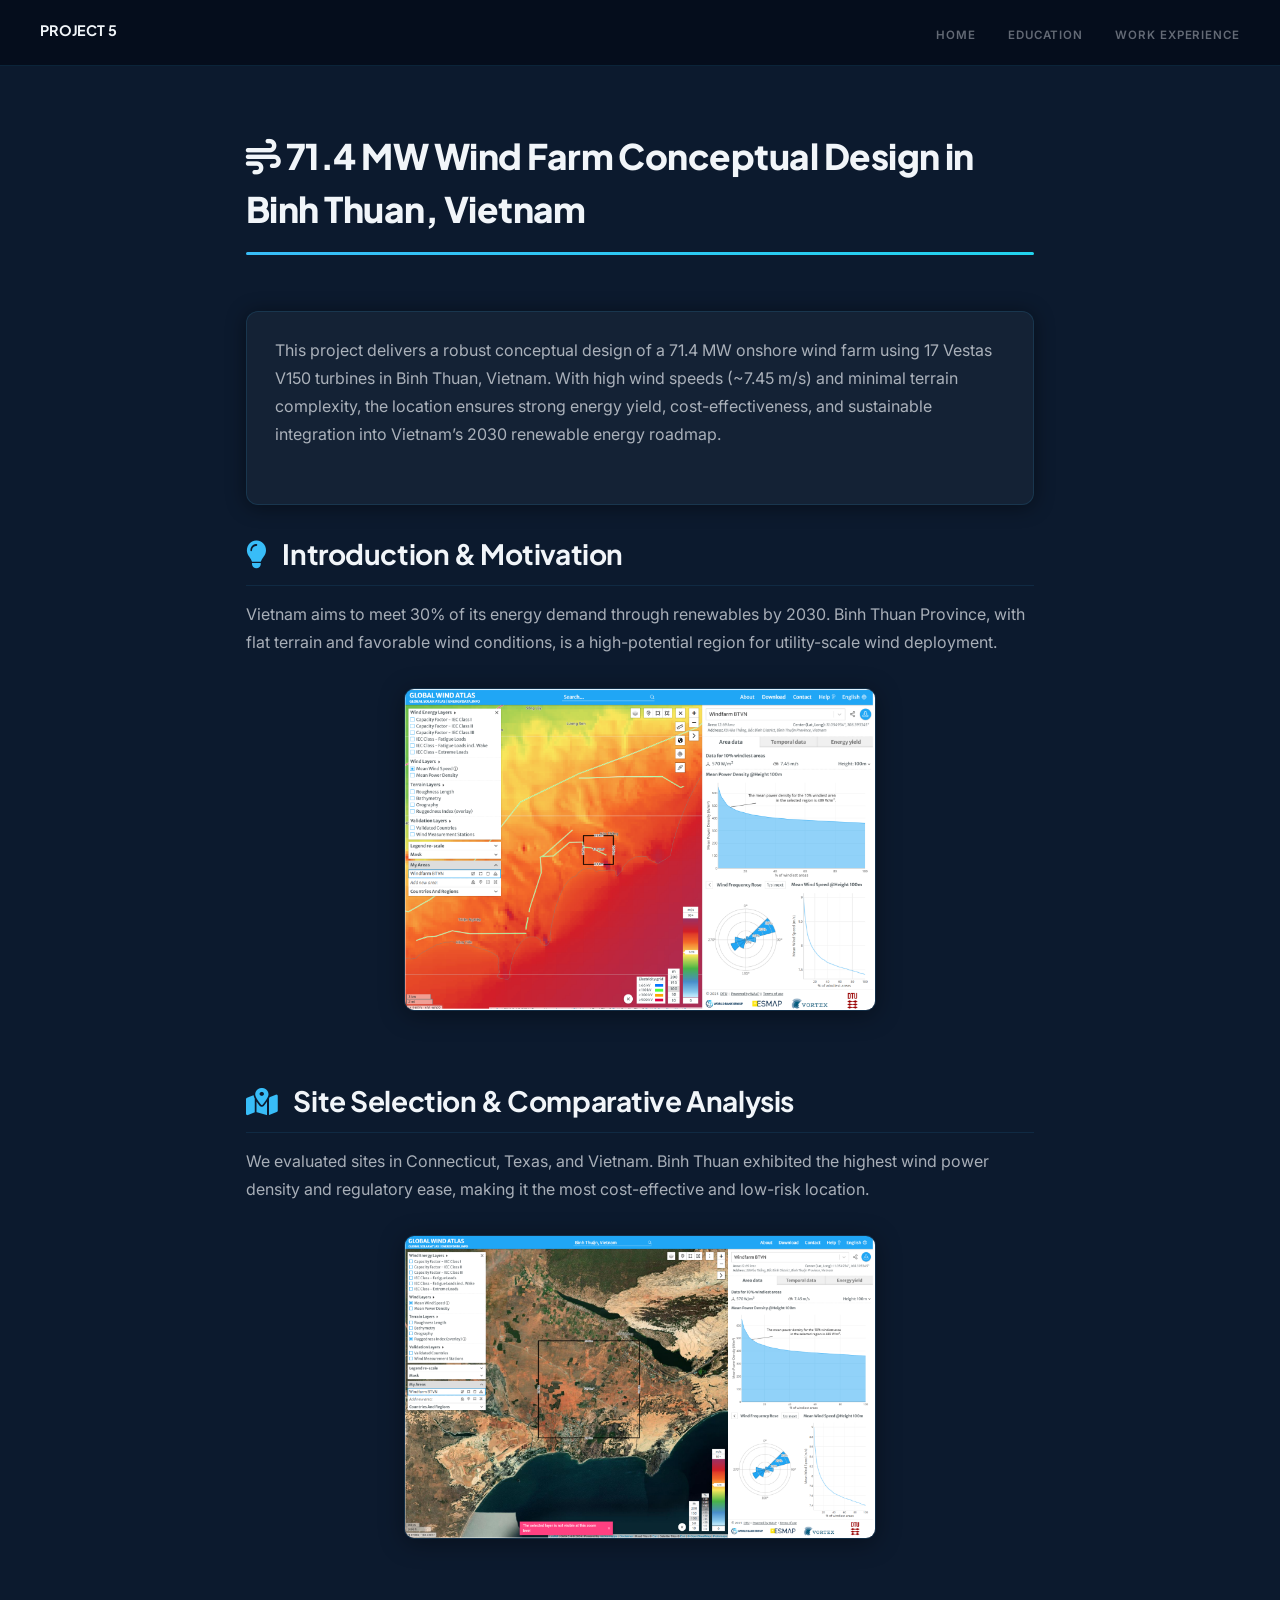
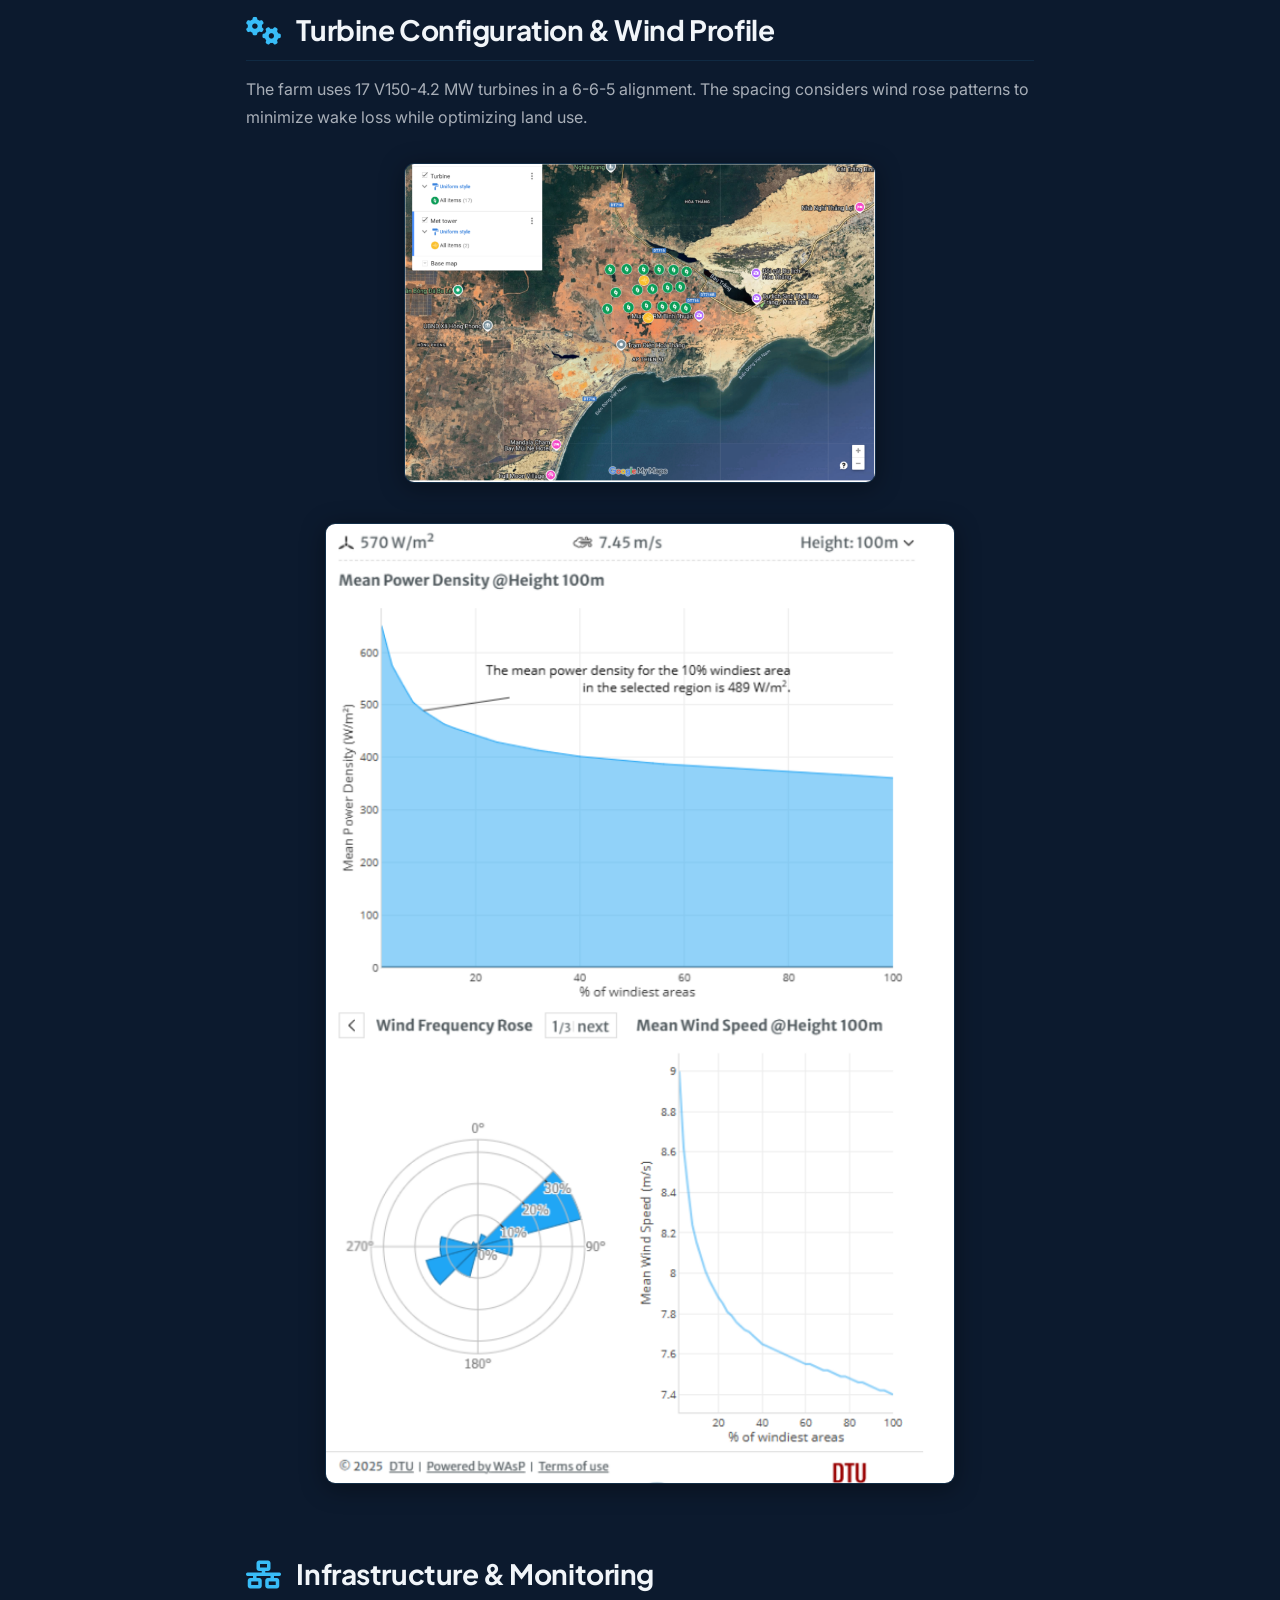
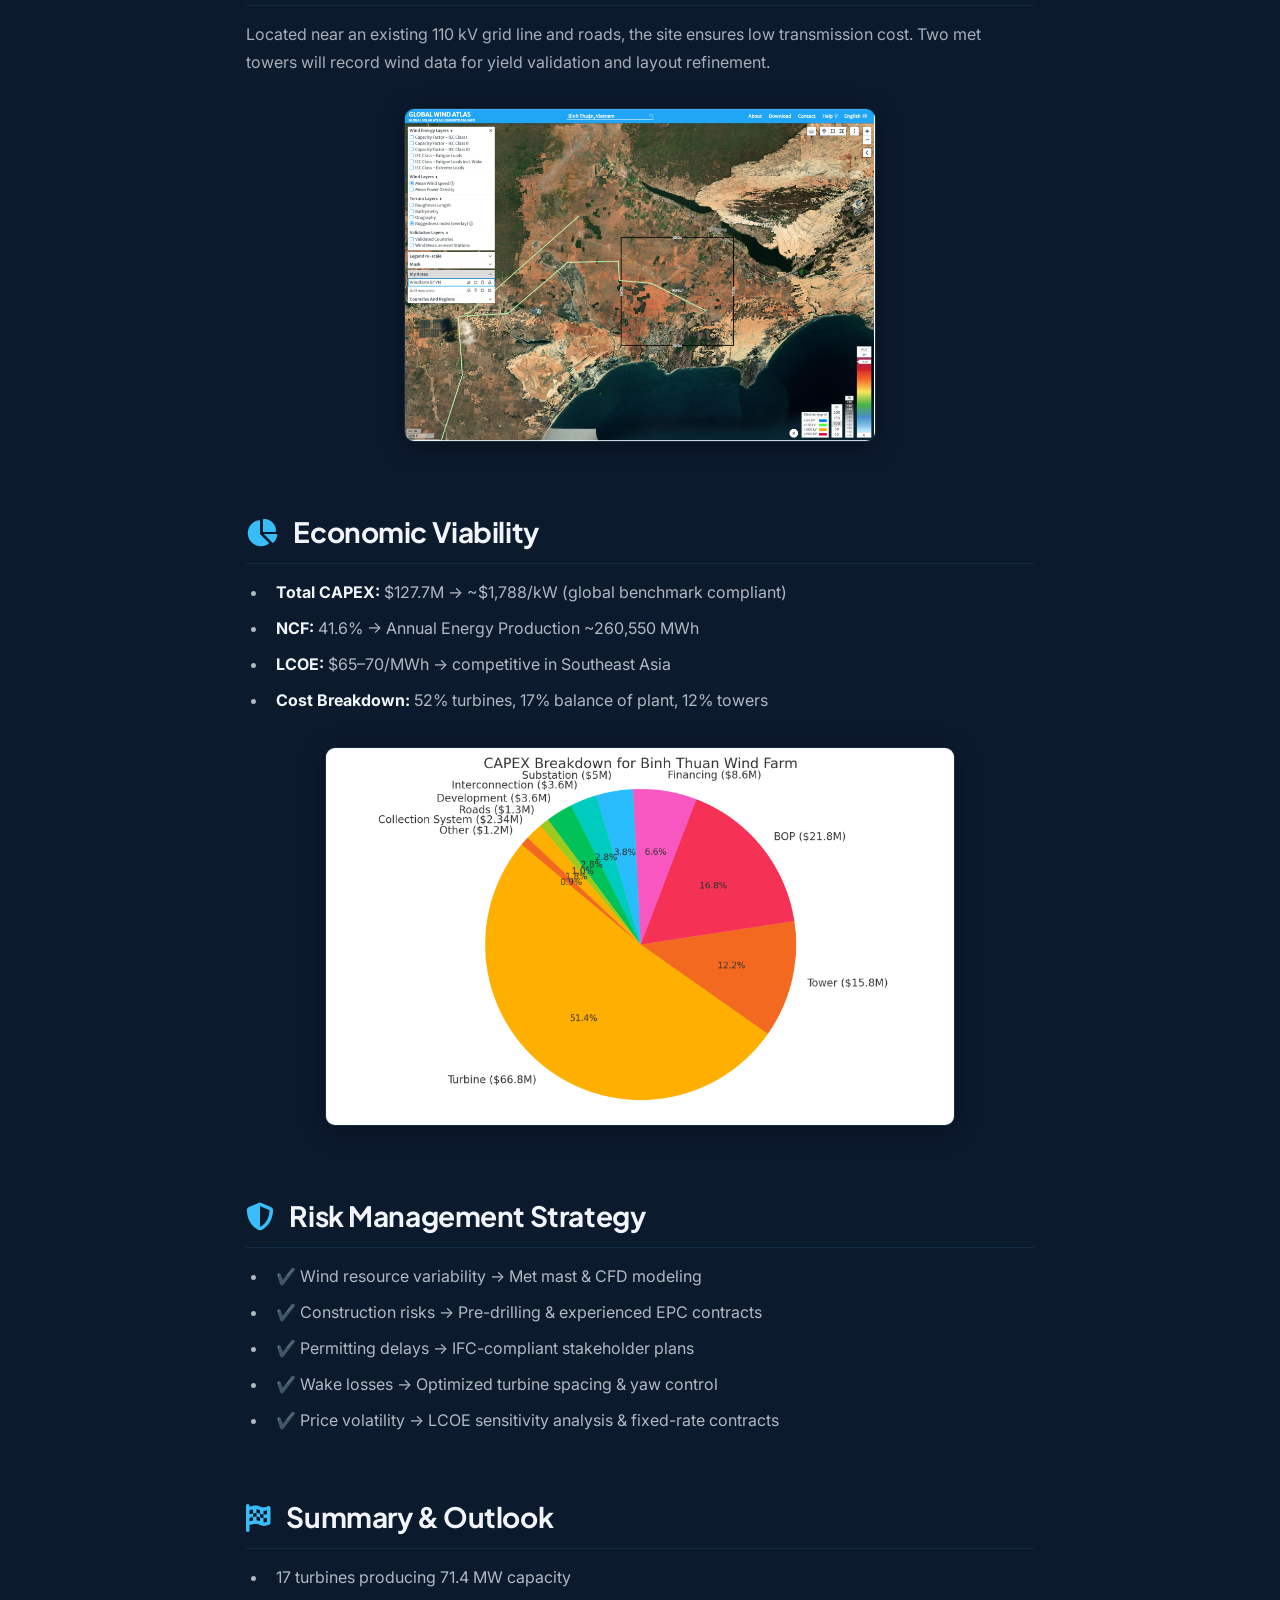
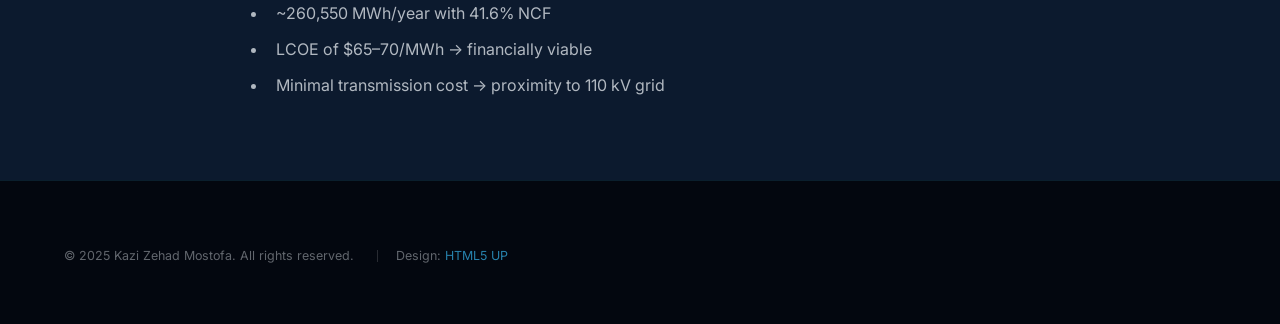
<file: project5.html>
<!DOCTYPE HTML>
<html>
<head>
  <title>Project 5 - Wind Farm Conceptual Design in Vietnam</title>
  <meta charset="utf-8" />
  <meta name="viewport" content="width=device-width, initial-scale=1, user-scalable=no" />
  <link rel="preconnect" href="https://fonts.googleapis.com">
  <link rel="preconnect" href="https://fonts.gstatic.com" crossorigin>
  <link href="https://fonts.googleapis.com/css2?family=Inter:wght@300;400;500;600&family=Plus+Jakarta+Sans:wght@600;700;800&display=swap" rel="stylesheet">
  <link rel="stylesheet" href="assets/css/main.css" />
  <link rel="stylesheet" href="https://cdnjs.cloudflare.com/ajax/libs/font-awesome/6.4.0/css/all.min.css">
  <noscript><link rel="stylesheet" href="assets/css/noscript.css" /></noscript>
</head>
<body class="is-preload">

  <!-- Header -->
  <header id="header">
    <a href="index.html" class="title">Project 5</a>
    <nav>
      <ul>
        <li><a href="index.html">Home</a></li>
        <li><a href="generic.html">Education</a></li>
        <li><a href="work.html">Work Experience</a></li>
      </ul>
    </nav>
  </header>

  <!-- Wrapper -->
  <div id="wrapper">
    <section id="main" class="wrapper">
      <div class="inner">
        <h1 class="major"><i class="fas fa-wind"></i> 71.4 MW Wind Farm Conceptual Design in Binh Thuan, Vietnam</h1>

        <div class="card-3d">
          <p>
          This project delivers a robust conceptual design of a 71.4 MW onshore wind farm using 17 Vestas V150 turbines in Binh Thuan, Vietnam. With high wind speeds (~7.45 m/s) and minimal terrain complexity, the location ensures strong energy yield, cost-effectiveness, and sustainable integration into Vietnam’s 2030 renewable energy roadmap.
          </p>
        </div>

        <!-- 1. Introduction & Motivation -->
        <h2><i class="fas fa-lightbulb"></i> Introduction & Motivation</h2>
        <p>Vietnam aims to meet 30% of its energy demand through renewables by 2030. Binh Thuan Province, with flat terrain and favorable wind conditions, is a high-potential region for utility-scale wind deployment.</p>
        <p style="text-align: center;"><img src="images/p5_wind_atlas_binhthuan.png" alt="Wind Atlas of Binh Thuan" class="img-3d" style="max-width: 60%;" /></p>

        <!-- 2. Site Selection & Comparison -->
        <h2><i class="fas fa-map-location-dot"></i> Site Selection & Comparative Analysis</h2>
        <p>We evaluated sites in Connecticut, Texas, and Vietnam. Binh Thuan exhibited the highest wind power density and regulatory ease, making it the most cost-effective and low-risk location.</p>
        <p style="text-align: center;"><img src="images/p5_satellite_binhthuan.png" alt="Satellite View" class="img-3d" style="max-width: 60%;" /></p>

        <!-- 3. Turbine Layout -->
        <h2><i class="fas fa-cogs"></i> Turbine Configuration & Wind Profile</h2>
        <p>The farm uses 17 V150-4.2 MW turbines in a 6-6-5 alignment. The spacing considers wind rose patterns to minimize wake loss while optimizing land use.</p>
        <p style="text-align: center;"><img src="images/p5_turbine_layout.png" alt="Turbine Layout" class="img-3d" style="max-width: 60%;" /></p>
        <p style="text-align: center;"><img src="images/p5_wind_rose.png" alt="Wind Rose" class="img-3d" style="max-width: 80%;" /></p>

        <!-- 4. Infrastructure -->
        <h2><i class="fas fa-network-wired"></i> Infrastructure & Monitoring</h2>
        <p>Located near an existing 110 kV grid line and roads, the site ensures low transmission cost. Two met towers will record wind data for yield validation and layout refinement.</p>
        <p style="text-align: center;"><img src="images/p5_infrastructure_map.png" alt="Infrastructure Map" class="img-3d" style="max-width: 60%;" /></p>

        <!-- 5. Economic Analysis -->
        <h2><i class="fas fa-chart-pie"></i> Economic Viability</h2>
        <ul>
          <li><strong>Total CAPEX:</strong> $127.7M → ~$1,788/kW (global benchmark compliant)</li>
          <li><strong>NCF:</strong> 41.6% → Annual Energy Production ~260,550 MWh</li>
          <li><strong>LCOE:</strong> $65–70/MWh → competitive in Southeast Asia</li>
          <li><strong>Cost Breakdown:</strong> 52% turbines, 17% balance of plant, 12% towers</li>
        </ul>
        <p style="text-align: center;"><img src="images/p5_capex_pie.png" alt="CAPEX Pie" class="img-3d" style="max-width: 80%;" /></p>

        <!-- 6. Risk Management -->
        <h2><i class="fas fa-shield-alt"></i> Risk Management Strategy</h2>
        <ul>
          <li>✔️ Wind resource variability → Met mast & CFD modeling</li>
          <li>✔️ Construction risks → Pre-drilling & experienced EPC contracts</li>
          <li>✔️ Permitting delays → IFC-compliant stakeholder plans</li>
          <li>✔️ Wake losses → Optimized turbine spacing & yaw control</li>
          <li>✔️ Price volatility → LCOE sensitivity analysis & fixed-rate contracts</li>
        </ul>

        <!-- 7. Conclusion -->
        <h2><i class="fas fa-flag-checkered"></i> Summary & Outlook</h2>
        <ul>
          <li>17 turbines producing 71.4 MW capacity</li>
          <li>~260,550 MWh/year with 41.6% NCF</li>
          <li>LCOE of $65–70/MWh → financially viable</li>
          <li>Minimal transmission cost → proximity to 110 kV grid</li>
        </ul>

      </div>
    </section>
  </div>

  <!-- Footer -->
  <footer id="footer" class="wrapper alt">
    <div class="inner">
      <ul class="menu">
        <li>&copy; 2025 Kazi Zehad Mostofa. All rights reserved.</li>
        <li>Design: <a href="http://html5up.net">HTML5 UP</a></li>
      </ul>
    </div>
  </footer>

  <!-- Scripts -->
  <script src="assets/js/jquery.min.js"></script>
  <script src="assets/js/jquery.scrollex.min.js"></script>
  <script src="assets/js/jquery.scrolly.min.js"></script>
  <script src="assets/js/browser.min.js"></script>
  <script src="assets/js/breakpoints.min.js"></script>
  <script src="assets/js/util.js"></script>
  <script src="assets/js/main.js"></script>

</body>
</html>
</file>
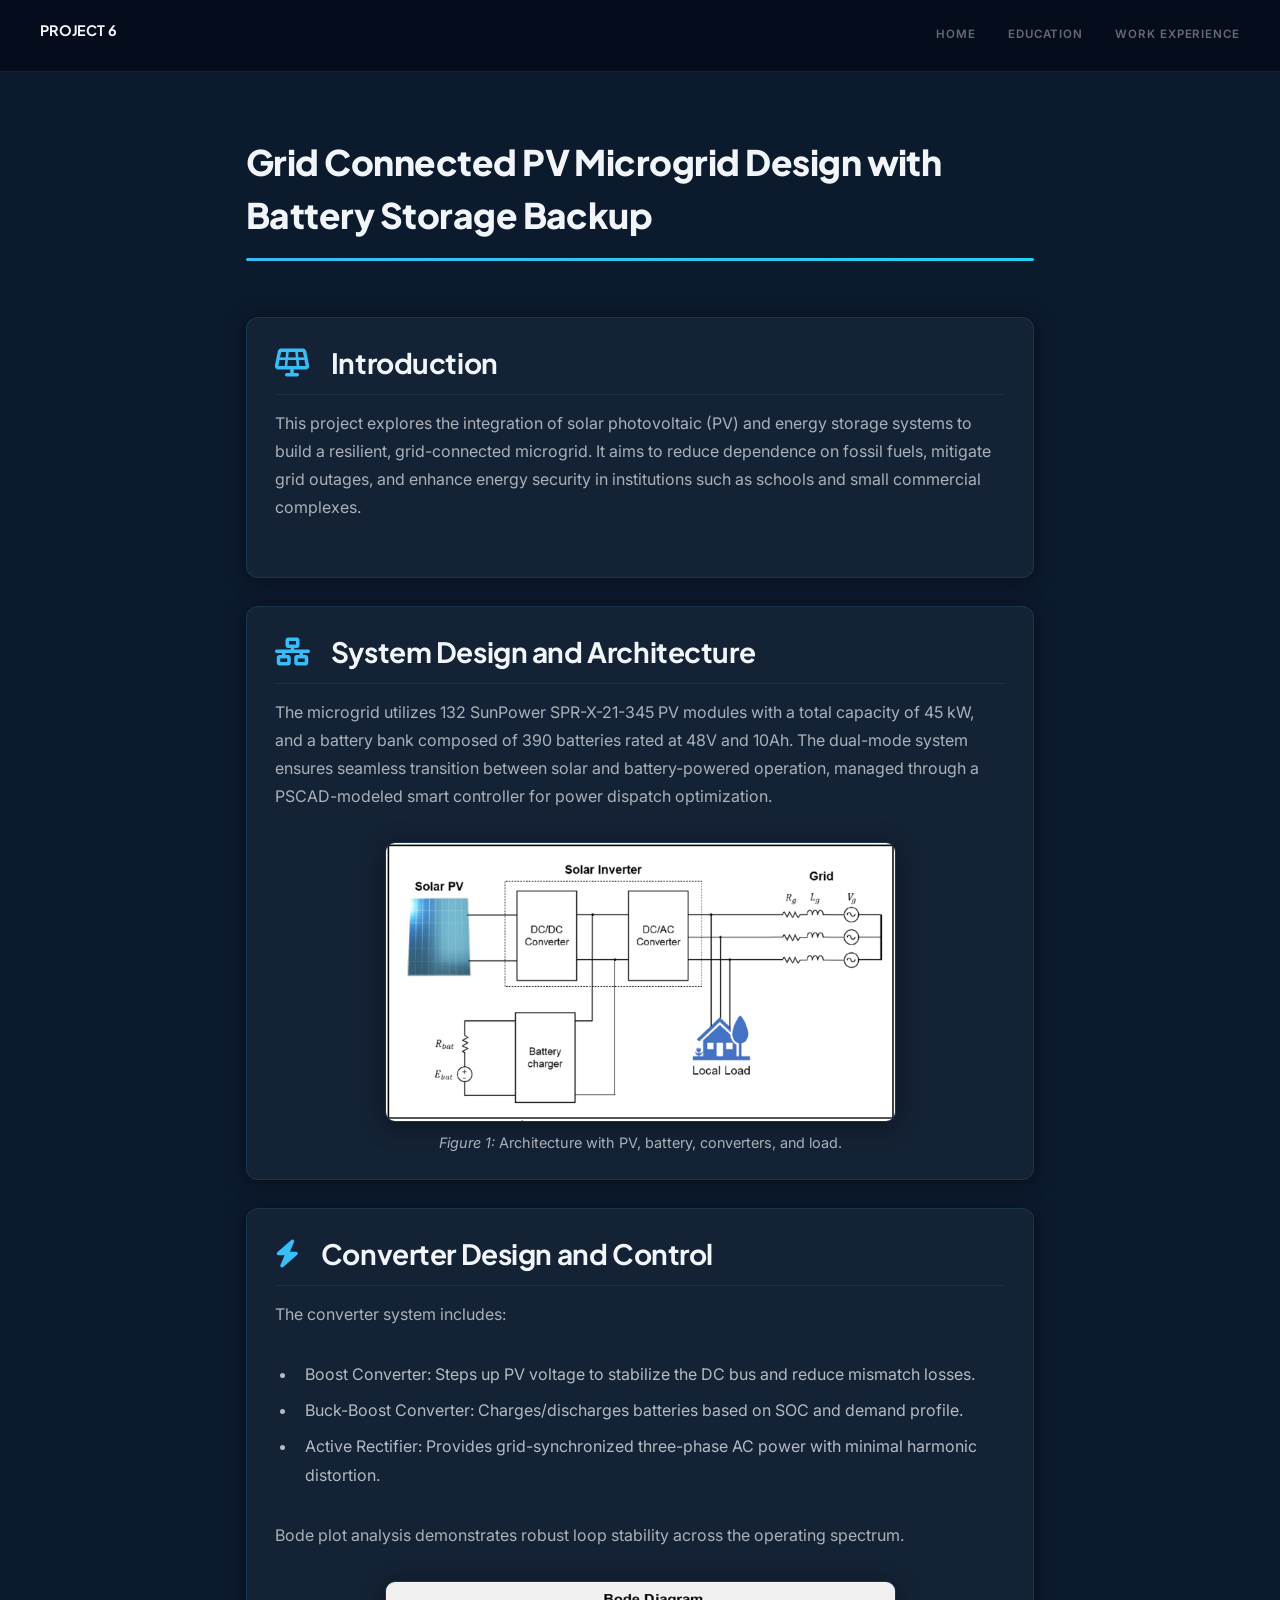
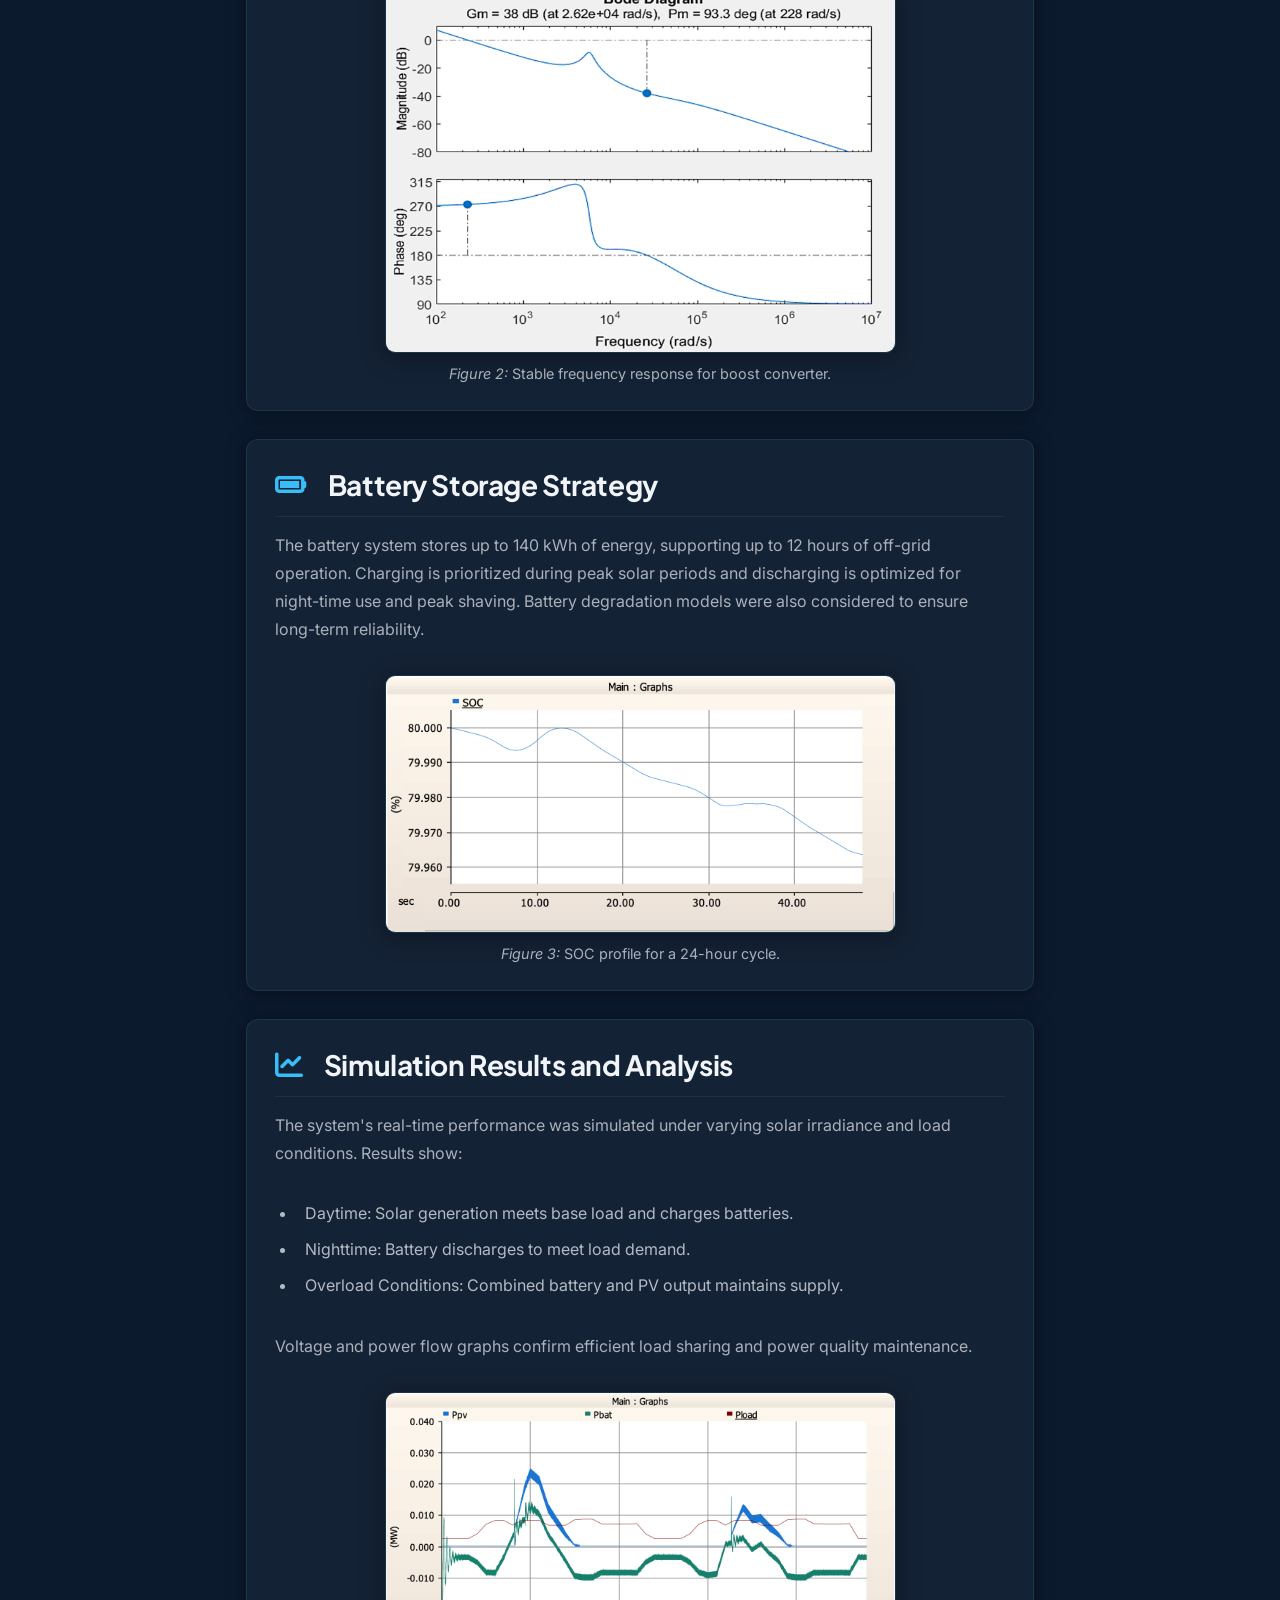
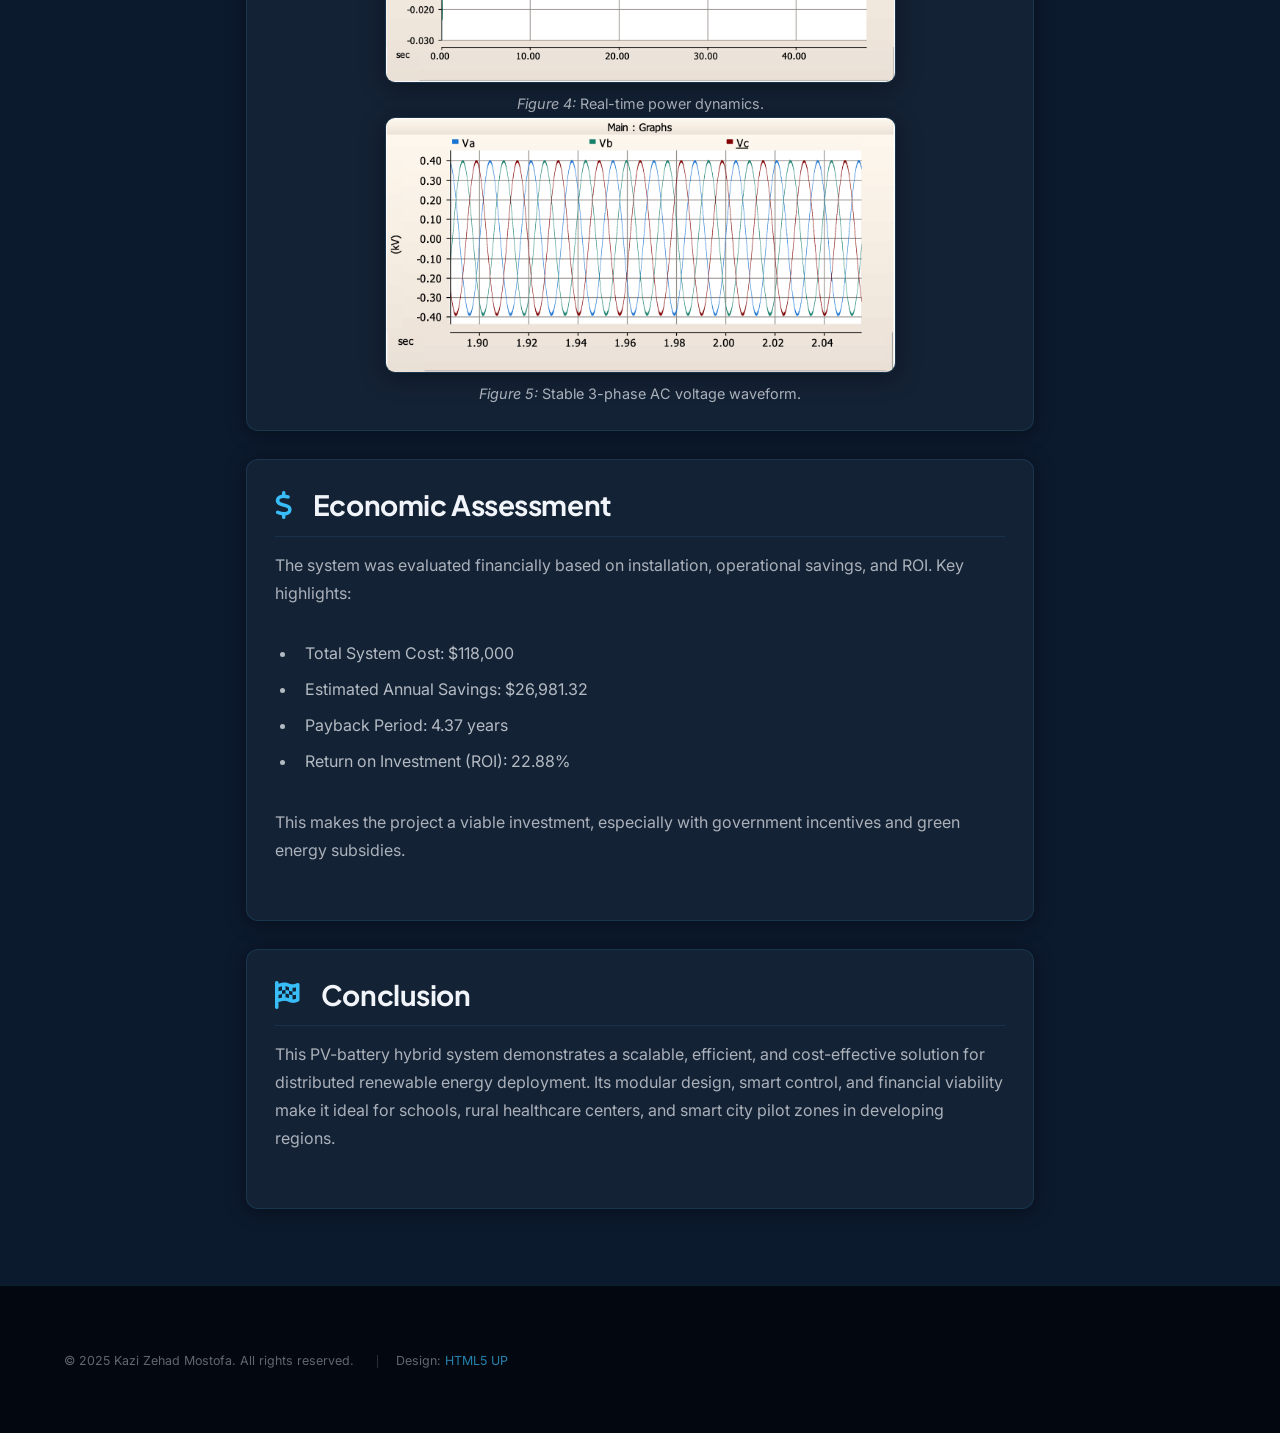
<file: project6.html>
<!DOCTYPE HTML>
<html>
<head>
  <title>Project 6 - On-Grid PV Microgrid Design with Battery Storage Backup</title>
  <meta charset="utf-8" />
  <meta name="viewport" content="width=device-width, initial-scale=1, user-scalable=no" />
  <link rel="preconnect" href="https://fonts.googleapis.com">
  <link rel="preconnect" href="https://fonts.gstatic.com" crossorigin>
  <link href="https://fonts.googleapis.com/css2?family=Inter:wght@300;400;500;600&family=Plus+Jakarta+Sans:wght@600;700;800&display=swap" rel="stylesheet">
  <link rel="stylesheet" href="assets/css/main.css" />
  <link rel="stylesheet" href="https://cdnjs.cloudflare.com/ajax/libs/font-awesome/6.4.0/css/all.min.css" />
  <style>
    h2 { display: flex; align-items: center; gap: 10px; }
    h2 i { color: #38bdf8 !important; }
    figcaption { font-size: 0.9em; }
    ul li { margin-bottom: 8px; }
  </style>
  <noscript><link rel="stylesheet" href="assets/css/noscript.css" /></noscript>
</head>
<body class="is-preload">

<!-- Header -->
<header id="header">
  <a href="index.html" class="title">Project 6</a>
  <nav>
    <ul>
      <li><a href="index.html">Home</a></li>
      <li><a href="generic.html">Education</a></li>
      <li><a href="work.html">Work Experience</a></li>
    </ul>
  </nav>
</header>

<!-- Wrapper -->
<div id="wrapper">
  <section id="main" class="wrapper">
    <div class="inner">
      <h1 class="major">Grid Connected PV Microgrid Design with Battery Storage Backup</h1>

      <div class="card-3d">
        <h2><i class="fas fa-solar-panel"></i> Introduction</h2>
        <p>This project explores the integration of solar photovoltaic (PV) and energy storage systems to build a resilient, grid-connected microgrid. It aims to reduce dependence on fossil fuels, mitigate grid outages, and enhance energy security in institutions such as schools and small commercial complexes.</p>
      </div>

      <div class="card-3d">
        <h2><i class="fas fa-network-wired"></i> System Design and Architecture</h2>
        <p>The microgrid utilizes 132 SunPower SPR-X-21-345 PV modules with a total capacity of 45 kW, and a battery bank composed of 390 batteries rated at 48V and 10Ah. The dual-mode system ensures seamless transition between solar and battery-powered operation, managed through a PSCAD-modeled smart controller for power dispatch optimization.</p>
        <figure style="text-align: center;">
          <img src="images/p6_microgrid_diagram.png" class="img-3d" alt="Microgrid System Design" style="max-width: 70%; height: auto;" />
          <figcaption><em>Figure 1:</em> Architecture with PV, battery, converters, and load.</figcaption>
        </figure>
      </div>

      <div class="card-3d">
        <h2><i class="fas fa-bolt"></i> Converter Design and Control</h2>
        <p>The converter system includes:</p>
        <ul>
          <li> Boost Converter: Steps up PV voltage to stabilize the DC bus and reduce mismatch losses.</li>
          <li> Buck-Boost Converter: Charges/discharges batteries based on SOC and demand profile.</li>
          <li> Active Rectifier: Provides grid-synchronized three-phase AC power with minimal harmonic distortion.</li>
        </ul>
        <p>Bode plot analysis demonstrates robust loop stability across the operating spectrum.</p>
        <figure style="text-align: center;">
          <img src="images/p6_bode_boost.png" class="img-3d" alt="Boost Converter Bode Plot" style="max-width: 70%; height: auto;" />
          <figcaption><em>Figure 2:</em> Stable frequency response for boost converter.</figcaption>
        </figure>
      </div>

      <div class="card-3d">
        <h2><i class="fas fa-battery-full"></i> Battery Storage Strategy</h2>
        <p>The battery system stores up to 140 kWh of energy, supporting up to 12 hours of off-grid operation. Charging is prioritized during peak solar periods and discharging is optimized for night-time use and peak shaving. Battery degradation models were also considered to ensure long-term reliability.</p>
        <figure style="text-align: center;">
          <img src="images/p6_battery_soc.png" class="img-3d" alt="Battery State of Charge" style="max-width: 70%; height: auto;" />
          <figcaption><em>Figure 3:</em> SOC profile for a 24-hour cycle.</figcaption>
        </figure>
      </div>

      <div class="card-3d">
        <h2><i class="fas fa-chart-line"></i> Simulation Results and Analysis</h2>
        <p>The system's real-time performance was simulated under varying solar irradiance and load conditions. Results show:</p>
        <ul>
          <li> Daytime: Solar generation meets base load and charges batteries.</li>
          <li> Nighttime: Battery discharges to meet load demand.</li>
          <li> Overload Conditions: Combined battery and PV output maintains supply.</li>
        </ul>
        <p>Voltage and power flow graphs confirm efficient load sharing and power quality maintenance.</p>
        <figure style="text-align: center;">
          <img src="images/p6_power_flow_plot.png" class="img-3d" alt="Power Flow Plot" style="max-width: 70%; height: auto;" />
          <figcaption><em>Figure 4:</em> Real-time power dynamics.</figcaption>
        </figure>
        <figure style="text-align: center;">
          <img src="images/p6_inverter_output.png" class="img-3d" alt="Inverter Output" style="max-width: 70%; height: auto;" />
          <figcaption><em>Figure 5:</em> Stable 3-phase AC voltage waveform.</figcaption>
        </figure>
      </div>

      <div class="card-3d">
        <h2><i class="fas fa-dollar-sign"></i> Economic Assessment</h2>
        <p>The system was evaluated financially based on installation, operational savings, and ROI. Key highlights:</p>
        <ul>
          <li> Total System Cost: $118,000</li>
          <li> Estimated Annual Savings: $26,981.32</li>
          <li> Payback Period: 4.37 years</li>
          <li> Return on Investment (ROI): 22.88%</li>
        </ul>
        <p>This makes the project a viable investment, especially with government incentives and green energy subsidies.</p>
      </div>

      <div class="card-3d">
        <h2><i class="fas fa-flag-checkered"></i> Conclusion</h2>
        <p>This PV-battery hybrid system demonstrates a scalable, efficient, and cost-effective solution for distributed renewable energy deployment. Its modular design, smart control, and financial viability make it ideal for schools, rural healthcare centers, and smart city pilot zones in developing regions.</p>
      </div>

    </div>
  </section>
</div>

<!-- Footer -->
<footer id="footer" class="wrapper alt">
  <div class="inner">
    <ul class="menu">
      <li>&copy; 2025 Kazi Zehad Mostofa. All rights reserved.</li>
      <li>Design: <a href="https://html5up.net">HTML5 UP</a></li>
    </ul>
  </div>
</footer>

<!-- Scripts -->
<script src="assets/js/jquery.min.js"></script>
<script src="assets/js/jquery.scrollex.min.js"></script>
<script src="assets/js/jquery.scrolly.min.js"></script>
<script src="assets/js/browser.min.js"></script>
<script src="assets/js/breakpoints.min.js"></script>
<script src="assets/js/util.js"></script>
<script src="assets/js/main.js"></script>

</body>
</html>
</file>
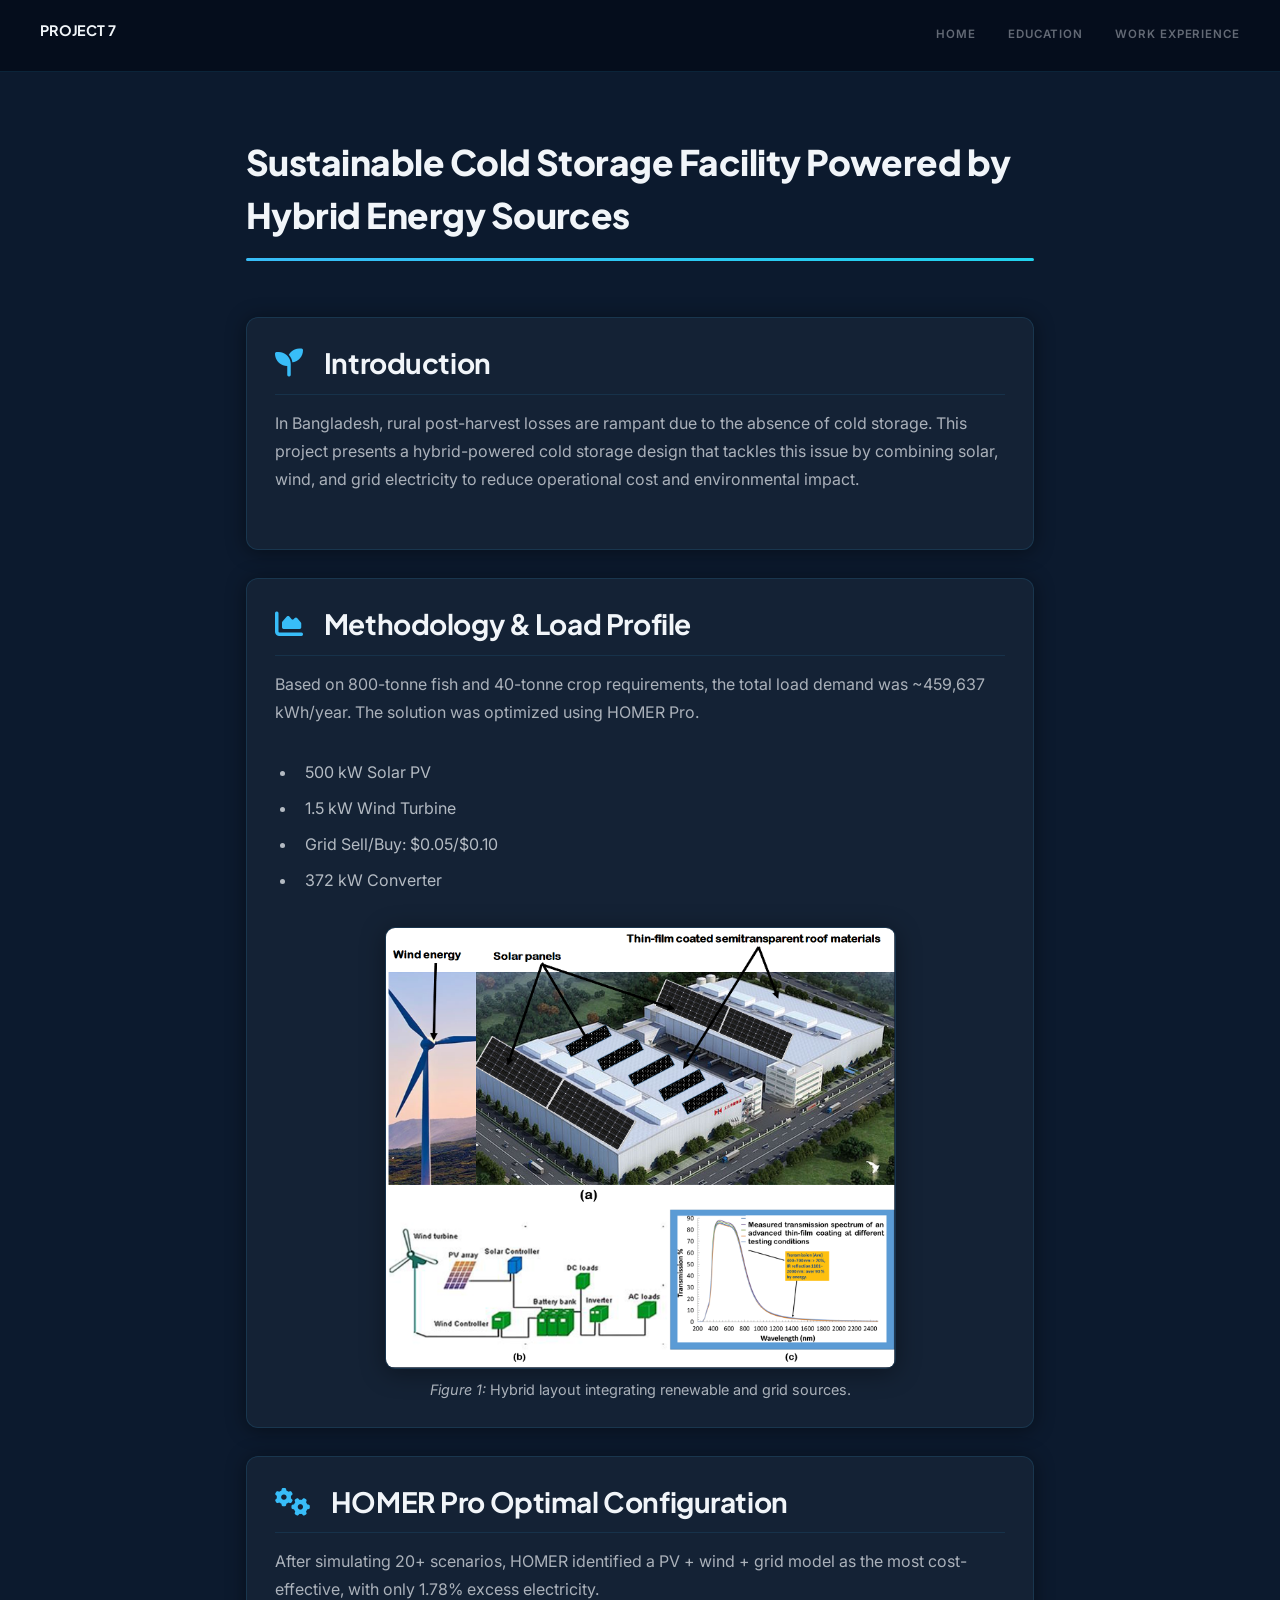
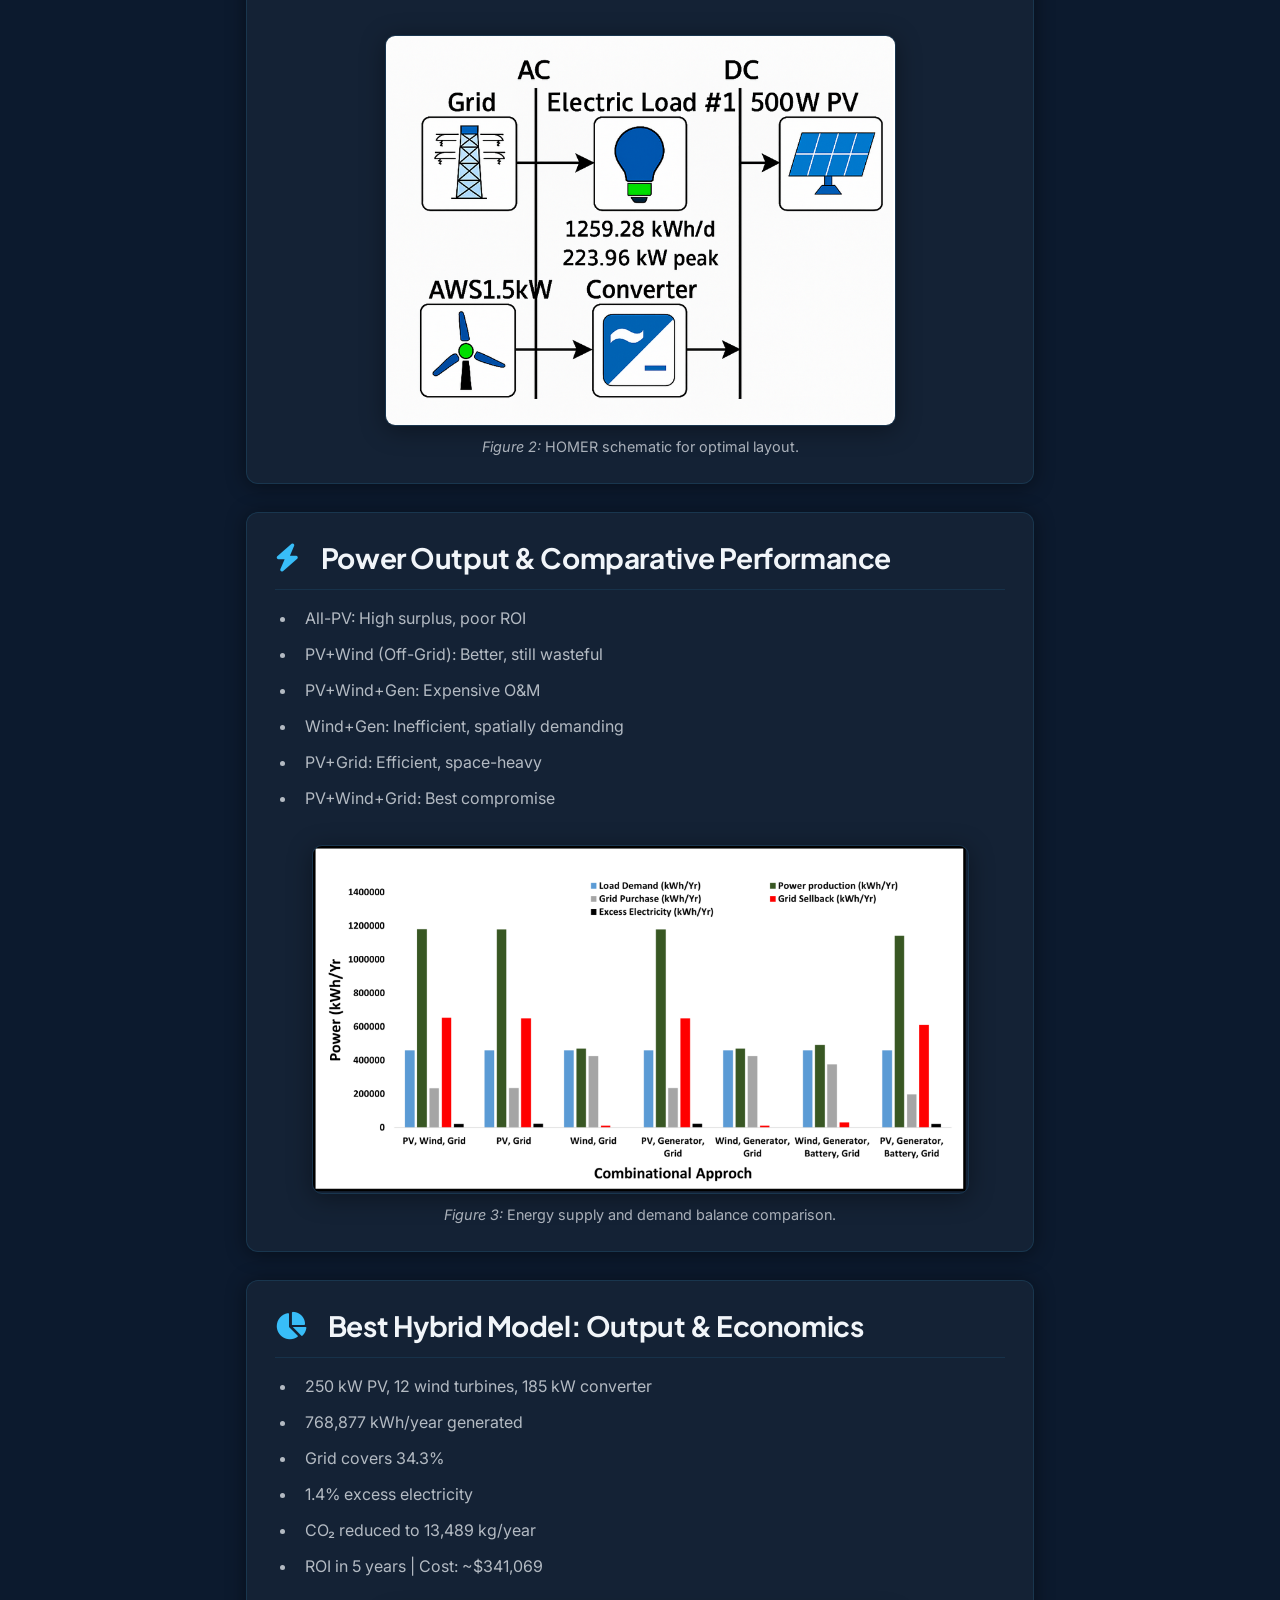
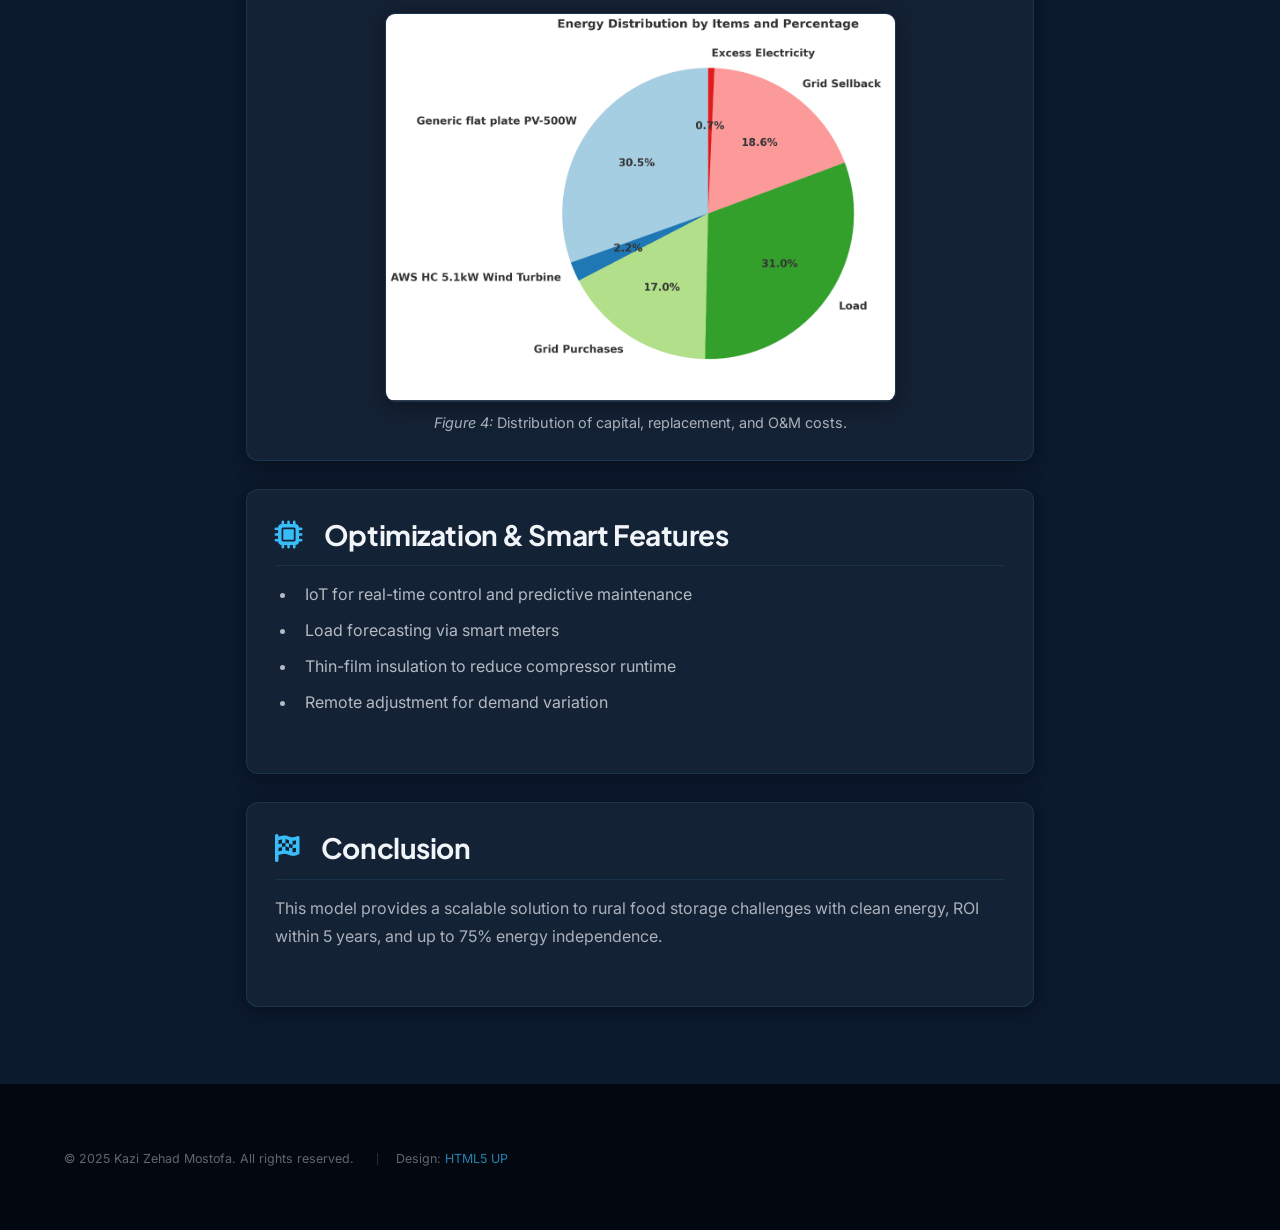
<file: project7.html>
<!DOCTYPE HTML>
<html>
<head>
  <title>Project 7 - Sustainable Cold Storage Facility for Fisheries</title>
  <meta charset="utf-8" />
  <meta name="viewport" content="width=device-width, initial-scale=1, user-scalable=no" />
  <link rel="preconnect" href="https://fonts.googleapis.com">
  <link rel="preconnect" href="https://fonts.gstatic.com" crossorigin>
  <link href="https://fonts.googleapis.com/css2?family=Inter:wght@300;400;500;600&family=Plus+Jakarta+Sans:wght@600;700;800&display=swap" rel="stylesheet">
  <link rel="stylesheet" href="assets/css/main.css" />
  <link rel="stylesheet" href="https://cdnjs.cloudflare.com/ajax/libs/font-awesome/6.4.0/css/all.min.css" />
  <style>
    h2 { display: flex; align-items: center; gap: 10px; }
    h2 i { color: #38bdf8 !important; }
    figcaption { font-size: 0.9em; }
    ul li { margin-bottom: 8px; }
  </style>
  <noscript><link rel="stylesheet" href="assets/css/noscript.css" /></noscript>
</head>
<body class="is-preload">

<header id="header">
  <a href="index.html" class="title">Project 7</a>
  <nav>
    <ul>
      <li><a href="index.html">Home</a></li>
      <li><a href="generic.html">Education</a></li>
      <li><a href="work.html">Work Experience</a></li>
    </ul>
  </nav>
</header>

<div id="wrapper">
  <section id="main" class="wrapper">
    <div class="inner">
      <h1 class="major">Sustainable Cold Storage Facility Powered by Hybrid Energy Sources</h1>

      <div class="card-3d">
        <h2><i class="fas fa-seedling"></i> Introduction</h2>
        <p>In Bangladesh, rural post-harvest losses are rampant due to the absence of cold storage. This project presents a hybrid-powered cold storage design that tackles this issue by combining solar, wind, and grid electricity to reduce operational cost and environmental impact.</p>
      </div>

      <div class="card-3d">
        <h2><i class="fas fa-chart-area"></i> Methodology & Load Profile</h2>
        <p>Based on 800-tonne fish and 40-tonne crop requirements, the total load demand was ~459,637 kWh/year. The solution was optimized using HOMER Pro.</p>
        <ul>
          <li>500 kW Solar PV</li>
          <li>1.5 kW Wind Turbine</li>
          <li>Grid Sell/Buy: $0.05/$0.10</li>
          <li>372 kW Converter</li>
        </ul>
        <figure style="text-align: center;">
          <img src="images/project7_hybrid_schematic.png" alt="Hybrid System Schematic" style="max-width: 70%; height: auto;" />
          <figcaption><em>Figure 1:</em> Hybrid layout integrating renewable and grid sources.</figcaption>
        </figure>
      </div>

      <div class="card-3d">
        <h2><i class="fas fa-cogs"></i> HOMER Pro Optimal Configuration</h2>
        <p>After simulating 20+ scenarios, HOMER identified a PV + wind + grid model as the most cost-effective, with only 1.78% excess electricity.</p>
        <figure style="text-align: center;">
          <img src="images/project7_homer_model.png" alt="HOMER Pro Hybrid Configuration" style="max-width: 70%; height: auto;" />
          <figcaption><em>Figure 2:</em> HOMER schematic for optimal layout.</figcaption>
        </figure>
      </div>

      <div class="card-3d">
        <h2><i class="fas fa-bolt"></i> Power Output & Comparative Performance</h2>
        <ul>
          <li>All-PV: High surplus, poor ROI</li>
          <li>PV+Wind (Off-Grid): Better, still wasteful</li>
          <li>PV+Wind+Gen: Expensive O&M</li>
          <li>Wind+Gen: Inefficient, spatially demanding</li>
          <li>PV+Grid: Efficient, space-heavy</li>
          <li>PV+Wind+Grid: Best compromise</li>
        </ul>
        <figure style="text-align: center;">
          <img src="images/project7_energy_distribution.png" alt="Energy Distribution" style="max-width: 90%; height: auto;" />
          <figcaption><em>Figure 3:</em> Energy supply and demand balance comparison.</figcaption>
        </figure>
      </div>

      <div class="card-3d">
        <h2><i class="fas fa-chart-pie"></i> Best Hybrid Model: Output & Economics</h2>
        <ul>
          <li>250 kW PV, 12 wind turbines, 185 kW converter</li>
          <li>768,877 kWh/year generated</li>
          <li>Grid covers 34.3%</li>
          <li>1.4% excess electricity</li>
          <li>CO₂ reduced to 13,489 kg/year</li>
          <li>ROI in 5 years | Cost: ~$341,069</li>
        </ul>
        <figure style="text-align: center;">
          <img src="images/project7_cost_breakdown.png" alt="Cost Breakdown" style="max-width: 70%; height: auto;" />
          <figcaption><em>Figure 4:</em> Distribution of capital, replacement, and O&M costs.</figcaption>
        </figure>
      </div>

      <div class="card-3d">
        <h2><i class="fas fa-microchip"></i> Optimization & Smart Features</h2>
        <ul>
          <li>IoT for real-time control and predictive maintenance</li>
          <li>Load forecasting via smart meters</li>
          <li>Thin-film insulation to reduce compressor runtime</li>
          <li>Remote adjustment for demand variation</li>
        </ul>
      </div>

      <div class="card-3d">
        <h2><i class="fas fa-flag-checkered"></i> Conclusion</h2>
        <p>This model provides a scalable solution to rural food storage challenges with clean energy, ROI within 5 years, and up to 75% energy independence.</p>
      </div>

    </div>
  </section>
</div>

<footer id="footer" class="wrapper alt">
  <div class="inner">
    <ul class="menu">
      <li>&copy; 2025 Kazi Zehad Mostofa. All rights reserved.</li>
      <li>Design: <a href="https://html5up.net">HTML5 UP</a></li>
    </ul>
  </div>
</footer>

<script src="assets/js/jquery.min.js"></script>
<script src="assets/js/jquery.scrollex.min.js"></script>
<script src="assets/js/jquery.scrolly.min.js"></script>
<script src="assets/js/browser.min.js"></script>
<script src="assets/js/breakpoints.min.js"></script>
<script src="assets/js/util.js"></script>
<script src="assets/js/main.js"></script>

</body>
</html>
</file>
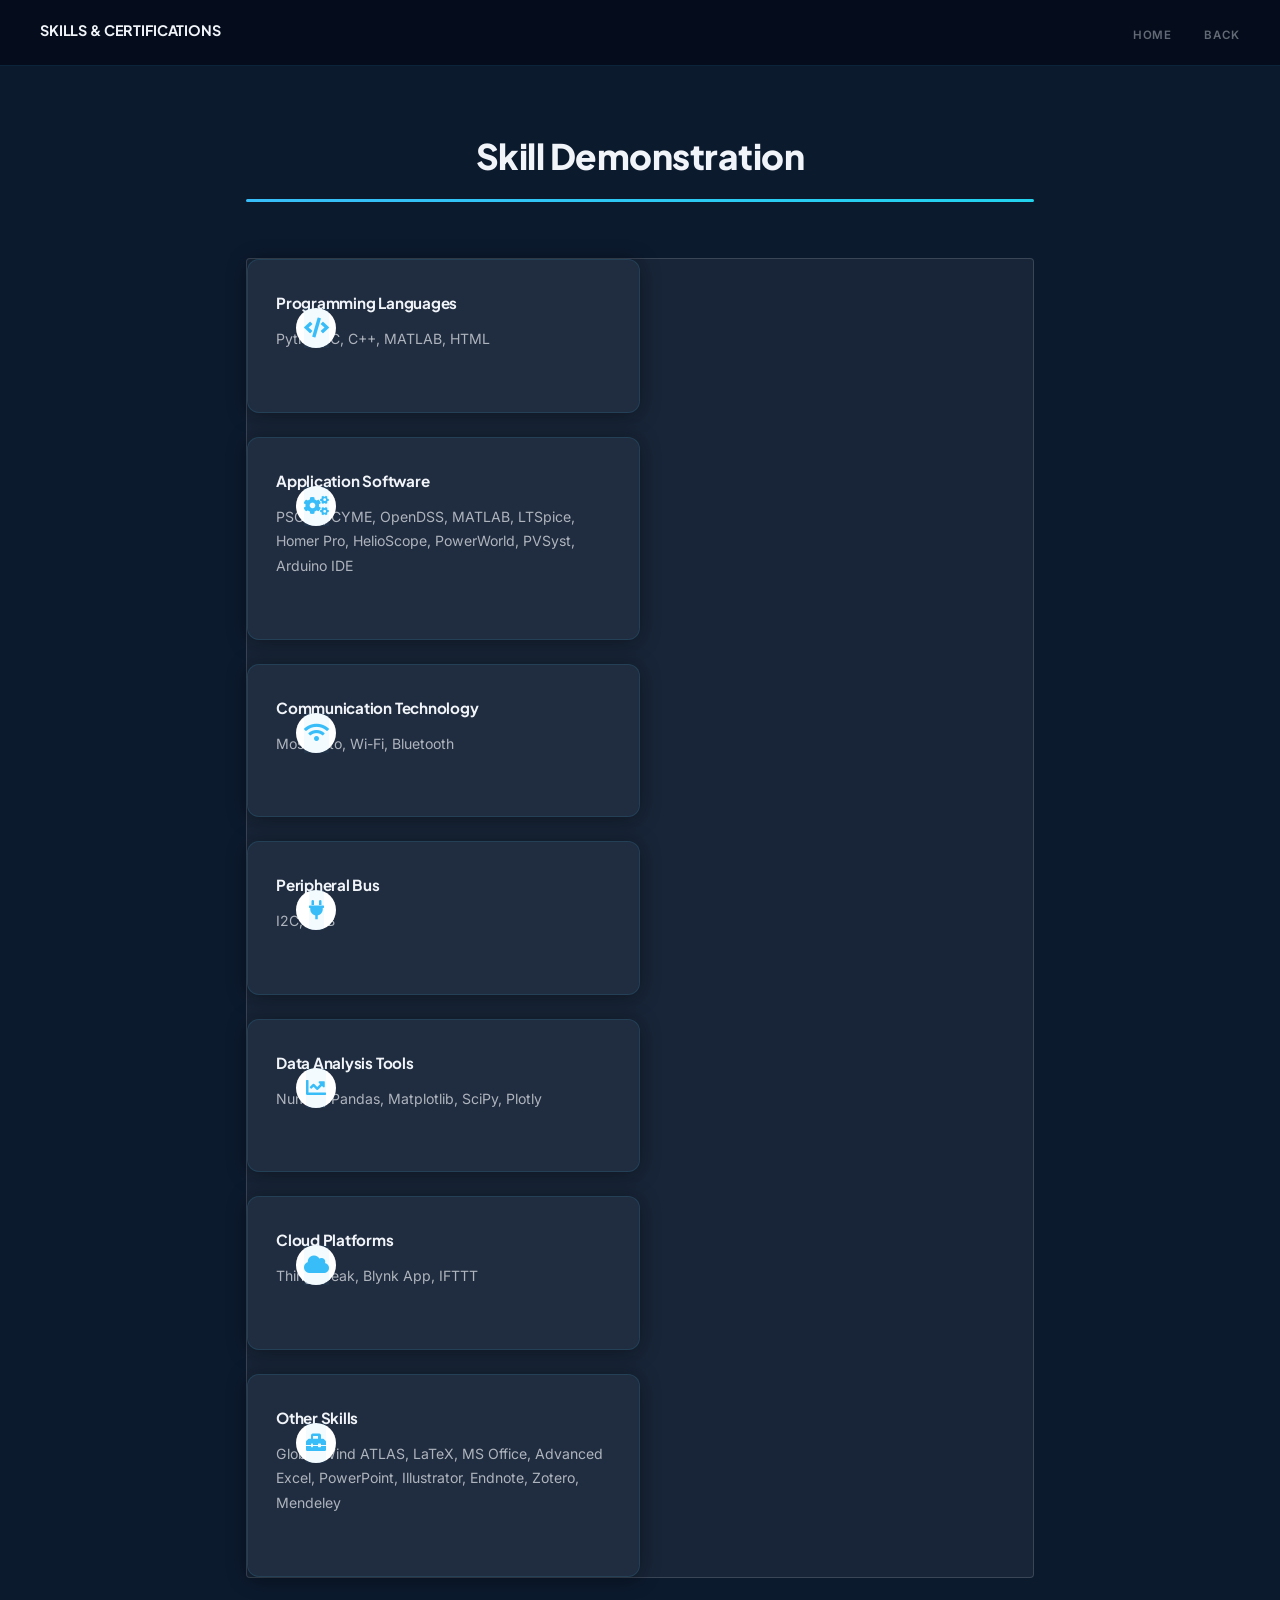
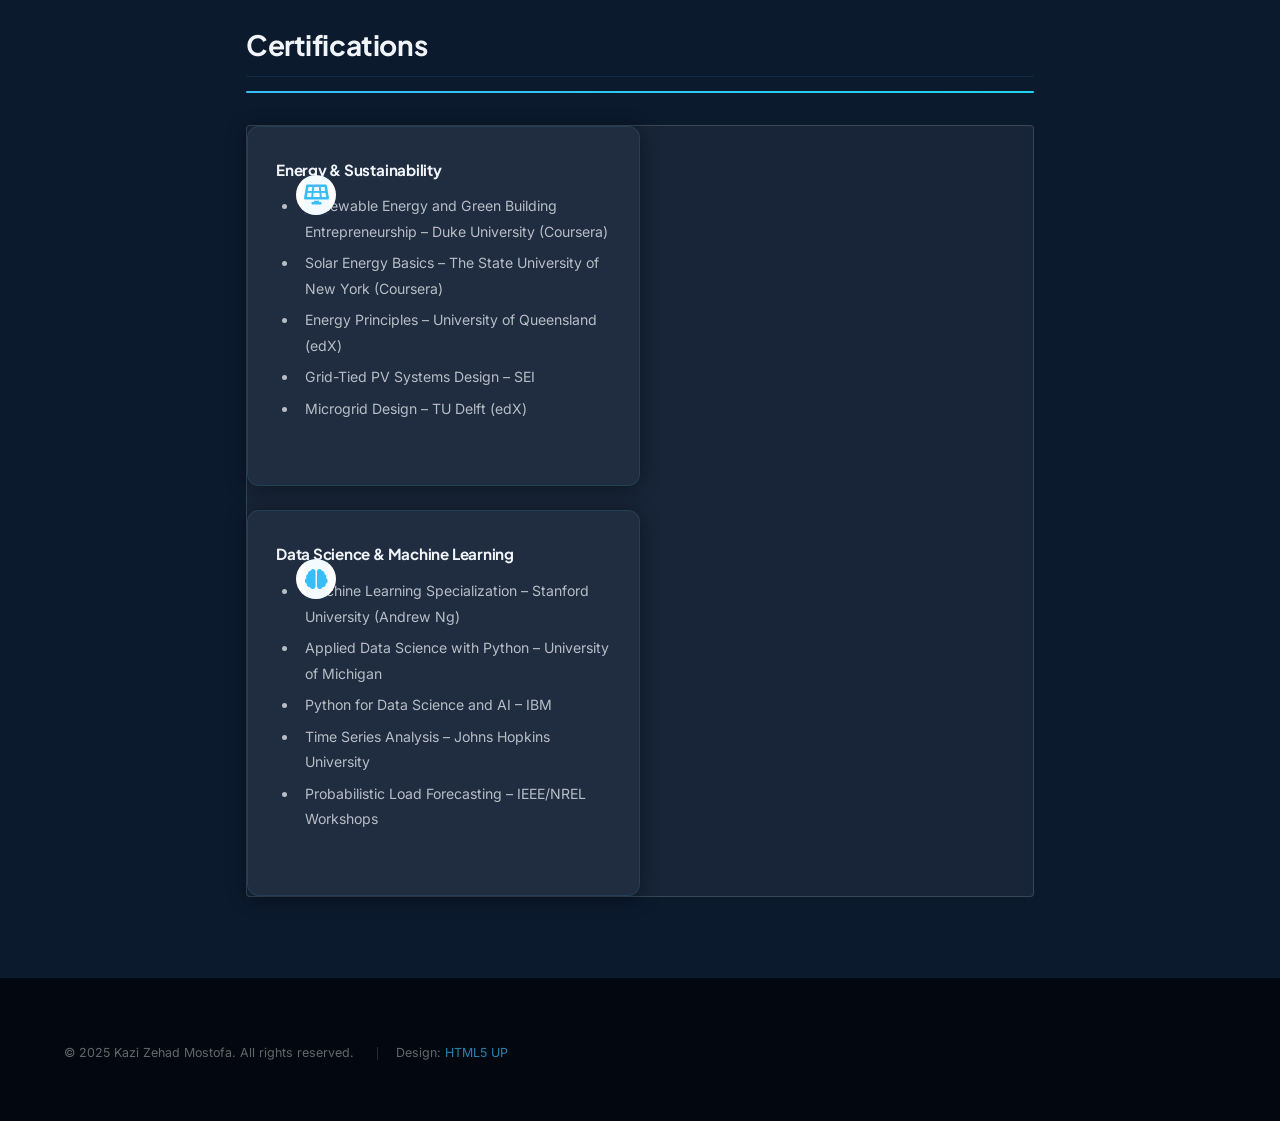
<file: skills.html>
<!DOCTYPE HTML>
<html>
<head>
  <title>Skills - Kazi Zehad Mostofa</title>
  <meta charset="utf-8" />
  <meta name="viewport" content="width=device-width, initial-scale=1, user-scalable=no" />
  <link rel="preconnect" href="https://fonts.googleapis.com">
  <link rel="preconnect" href="https://fonts.gstatic.com" crossorigin>
  <link href="https://fonts.googleapis.com/css2?family=Inter:wght@300;400;500;600&family=Plus+Jakarta+Sans:wght@600;700;800&display=swap" rel="stylesheet">
  <link rel="stylesheet" href="assets/css/main.css" />
  <noscript><link rel="stylesheet" href="assets/css/noscript.css" /></noscript>
</head>
<body class="is-preload">

  <!-- Header -->
  <header id="header">
    <a href="index.html" class="title">Skills & Certifications </a>
    <nav>
      <ul>
        <li><a href="index.html">Home</a></li>
        <li><a href="generic.html">Back</a></li>
      </ul>
    </nav>
  </header>

  <!-- Wrapper -->
  <div id="wrapper">

    <!-- Main -->
    <section id="main" class="wrapper">
      <div class="inner">
        <h1 class="major" style="text-align: center;">Skill Demonstration</h1>

        <div class="features">
          <section>
            <span class="icon solid major fa-code"></span>
            <h3>Programming Languages</h3>
            <p>Python, C, C++, MATLAB, HTML</p>
          </section>
          <section>
            <span class="icon solid major fa-cogs"></span>
            <h3>Application Software</h3>
            <p>PSCAD, CYME, OpenDSS, MATLAB, LTSpice, Homer Pro, HelioScope, PowerWorld, PVSyst, Arduino IDE</p>
          </section>
          <section>
            <span class="icon solid major fa-wifi"></span>
            <h3>Communication Technology</h3>
            <p>Mosquitto, Wi-Fi, Bluetooth</p>
          </section>
          <section>
            <span class="icon solid major fa-plug"></span>
            <h3>Peripheral Bus</h3>
            <p>I2C, USB</p>
          </section>
          <section>
            <span class="icon solid major fa-chart-line"></span>
            <h3>Data Analysis Tools</h3>
            <p>NumPy, Pandas, Matplotlib, SciPy, Plotly</p>
          </section>
          <section>
            <span class="icon solid major fa-cloud"></span>
            <h3>Cloud Platforms</h3>
            <p>ThingSpeak, Blynk App, IFTTT</p>
          </section>
          <section>
            <span class="icon solid major fa-toolbox"></span>
            <h3>Other Skills</h3>
            <p>Global Wind ATLAS, LaTeX, MS Office, Advanced Excel, PowerPoint, Illustrator, Endnote, Zotero, Mendeley</p>
          </section>
        </div>

        <h2 style="text-align: left; margin-top: 3em;">Certifications</h2>
        <hr style="height: 2px; width: 100%; margin: 0 auto 2em auto; border: none; background: linear-gradient(to right, #38bdf8, #22d3ee); border-radius: 2px;">

        <div class="features">
          <section>
            <span class="icon solid major fa-solar-panel"></span>
            <h3>Energy & Sustainability</h3>
            <ul>
              <li>Renewable Energy and Green Building Entrepreneurship – Duke University (Coursera)</li>
              <li>Solar Energy Basics – The State University of New York (Coursera)</li>
              <li>Energy Principles – University of Queensland (edX)</li>
              <li>Grid-Tied PV Systems Design – SEI</li>
              <li>Microgrid Design – TU Delft (edX)</li>
            </ul>
          </section>
          <section>
            <span class="icon solid major fa-brain"></span>
            <h3>Data Science & Machine Learning</h3>
            <ul>
              <li>Machine Learning Specialization – Stanford University (Andrew Ng)</li>
              <li>Applied Data Science with Python – University of Michigan</li>
              <li>Python for Data Science and AI – IBM</li>
              <li>Time Series Analysis – Johns Hopkins University</li>
              <li>Probabilistic Load Forecasting – IEEE/NREL Workshops</li>
            </ul>
          </section>
        </div>

      </div>
    </section>

  </div>

  <!-- Footer -->
  <footer id="footer" class="wrapper alt">
    <div class="inner">
      <ul class="menu">
        <li>&copy; 2025 Kazi Zehad Mostofa. All rights reserved.</li>
        <li>Design: <a href="https://html5up.net">HTML5 UP</a></li>
      </ul>
    </div>
  </footer>

  <!-- Scripts -->
  <script src="assets/js/jquery.min.js"></script>
  <script src="assets/js/jquery.scrollex.min.js"></script>
  <script src="assets/js/jquery.scrolly.min.js"></script>
  <script src="assets/js/browser.min.js"></script>
  <script src="assets/js/breakpoints.min.js"></script>
  <script src="assets/js/util.js"></script>
  <script src="assets/js/main.js"></script>

</body>
</html>
</file>
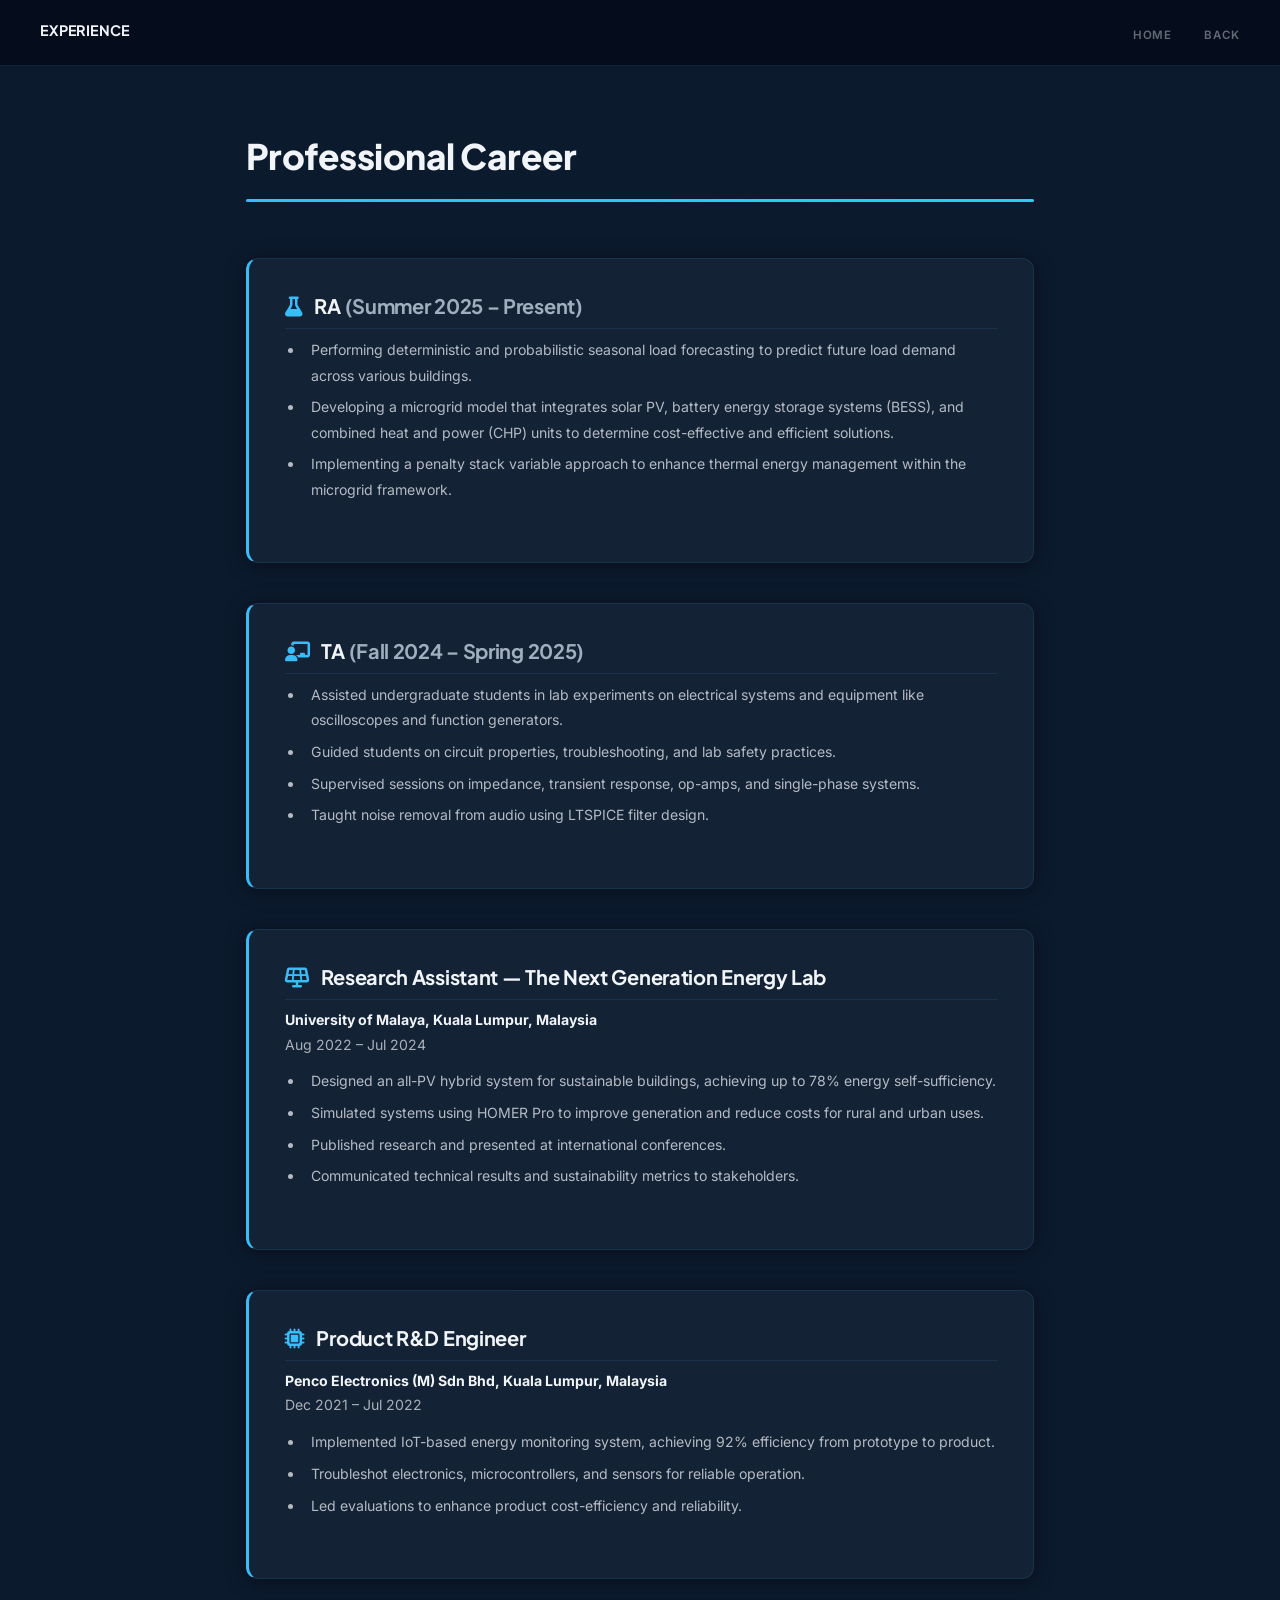
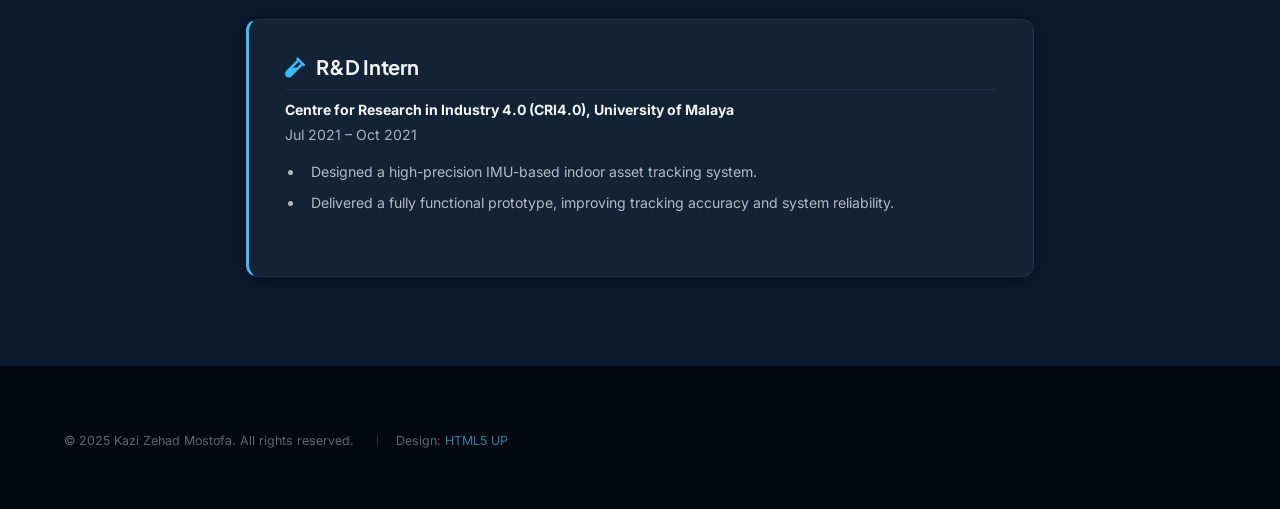
<file: work.html>
<!DOCTYPE HTML>
<html>
<head>
  <title>Work Experience - Kazi Zehad Mostofa</title>
  <meta charset="utf-8" />
  <meta name="viewport" content="width=device-width, initial-scale=1, user-scalable=no" />
  <link rel="preconnect" href="https://fonts.googleapis.com">
  <link rel="preconnect" href="https://fonts.gstatic.com" crossorigin>
  <link href="https://fonts.googleapis.com/css2?family=Inter:wght@300;400;500;600&family=Plus+Jakarta+Sans:wght@600;700;800&display=swap" rel="stylesheet">
  <link rel="stylesheet" href="assets/css/main.css" />
  <link rel="stylesheet" href="https://cdnjs.cloudflare.com/ajax/libs/font-awesome/6.4.0/css/all.min.css">
  <noscript><link rel="stylesheet" href="assets/css/noscript.css" /></noscript>
</head>
<body class="is-preload">

  <!-- Header -->
  <header id="header">
    <a href="index.html" class="title">Experience</a>
    <nav>
      <ul>
        <li><a href="index.html">Home</a></li>
        <li><a href="generic.html">Back</a></li>
      </ul>
    </nav>
  </header>

  <!-- Wrapper -->
  <div id="wrapper">

    <!-- Main -->
    <section id="main" class="wrapper">
      <div class="inner">
        <h1 class="major">Professional Career</h1>

        <!-- RA Clarkson -->
        <div class="job-card">
          <h2><i class="fas fa-flask"></i> RA <span style="color: #a0aec0;">(Summer 2025 – Present)</span></h2>
          <ul>
            <li>Performing deterministic and probabilistic seasonal load forecasting to predict future load demand across various buildings.</li>
            <li>Developing a microgrid model that integrates solar PV, battery energy storage systems (BESS), and combined heat and power (CHP) units to determine cost-effective and efficient solutions.</li>
            <li>Implementing a penalty stack variable approach to enhance thermal energy management within the microgrid framework.</li>
          </ul>
        </div>

        <!-- TA -->
        <div class="job-card">
          <h2><i class="fas fa-chalkboard-teacher"></i> TA <span style="color: #a0aec0;">(Fall 2024 – Spring 2025)</span></h2>
          <ul>
            <li>Assisted undergraduate students in lab experiments on electrical systems and equipment like oscilloscopes and function generators.</li>
            <li>Guided students on circuit properties, troubleshooting, and lab safety practices.</li>
            <li>Supervised sessions on impedance, transient response, op-amps, and single-phase systems.</li>
            <li>Taught noise removal from audio using LTSPICE filter design.</li>
          </ul>
        </div>

        <!-- RA UM -->
        <div class="job-card">
          <h2><i class="fas fa-solar-panel"></i> Research Assistant — The Next Generation Energy Lab</h2>
          <p><strong>University of Malaya, Kuala Lumpur, Malaysia</strong><br/>Aug 2022 – Jul 2024</p>
          <ul>
            <li>Designed an all-PV hybrid system for sustainable buildings, achieving up to 78% energy self-sufficiency.</li>
            <li>Simulated systems using HOMER Pro to improve generation and reduce costs for rural and urban uses.</li>
            <li>Published research and presented at international conferences.</li>
            <li>Communicated technical results and sustainability metrics to stakeholders.</li>
          </ul>
        </div>

        <!-- Product R&D Engineer -->
        <div class="job-card">
          <h2><i class="fas fa-microchip"></i> Product R&D Engineer</h2>
          <p><strong>Penco Electronics (M) Sdn Bhd, Kuala Lumpur, Malaysia</strong><br/>Dec 2021 – Jul 2022</p>
          <ul>
            <li>Implemented IoT-based energy monitoring system, achieving 92% efficiency from prototype to product.</li>
            <li>Troubleshot electronics, microcontrollers, and sensors for reliable operation.</li>
            <li>Led evaluations to enhance product cost-efficiency and reliability.</li>
          </ul>
        </div>

        <!-- R&D Intern -->
        <div class="job-card">
          <h2><i class="fas fa-vial"></i> R&D Intern</h2>
          <p><strong>Centre for Research in Industry 4.0 (CRI4.0), University of Malaya</strong><br/>Jul 2021 – Oct 2021</p>
          <ul>
            <li>Designed a high-precision IMU-based indoor asset tracking system.</li>
            <li>Delivered a fully functional prototype, improving tracking accuracy and system reliability.</li>
          </ul>
        </div>

      </div>
    </section>
  </div>

  <!-- Footer -->
  <footer id="footer" class="wrapper alt">
    <div class="inner">
      <ul class="menu">
        <li>&copy; 2025 Kazi Zehad Mostofa. All rights reserved.</li>
        <li>Design: <a href="https://html5up.net">HTML5 UP</a></li>
      </ul>
    </div>
  </footer>

  <!-- Scripts -->
  <script src="assets/js/jquery.min.js"></script>
  <script src="assets/js/jquery.scrollex.min.js"></script>
  <script src="assets/js/jquery.scrolly.min.js"></script>
  <script src="assets/js/browser.min.js"></script>
  <script src="assets/js/breakpoints.min.js"></script>
  <script src="assets/js/util.js"></script>
  <script src="assets/js/main.js"></script>

</body>
</html>
</file>
<file: assets/css/noscript.css>
/*
	Hyperspace by HTML5 UP
	html5up.net | @ajlkn
	Free for personal and commercial use under the CCA 3.0 license (html5up.net/license)
*/

/* Spotlights */

	.spotlights > section > .image:before {
		opacity: 0 !important;
	}

	.spotlights > section > .content > .inner {
		-moz-transform: none !important;
		-webkit-transform: none !important;
		-ms-transform: none !important;
		transform: none !important;
		opacity: 1 !important;
	}

/* Wrapper */

	.wrapper > .inner {
		opacity: 1 !important;
		-moz-transform: none !important;
		-webkit-transform: none !important;
		-ms-transform: none !important;
		transform: none !important;
	}

/* Sidebar */

	#sidebar > .inner {
		opacity: 1 !important;
	}

	#sidebar nav > ul > li {
		-moz-transform: none !important;
		-webkit-transform: none !important;
		-ms-transform: none !important;
		transform: none !important;
		opacity: 1 !important;
	}
</file>
<file: assets/css/main.css>
@import url(fontawesome-all.min.css);

/*
	Hyperspace by HTML5 UP
	html5up.net | @ajlkn
	Free for personal and commercial use under the CCA 3.0 license (html5up.net/license)
*/

html, body, div, span, applet, object,
iframe, h1, h2, h3, h4, h5, h6, p, blockquote,
pre, a, abbr, acronym, address, big, cite,
code, del, dfn, em, img, ins, kbd, q, s, samp,
small, strike, strong, sub, sup, tt, var, b,
u, i, center, dl, dt, dd, ol, ul, li, fieldset,
form, label, legend, table, caption, tbody,
tfoot, thead, tr, th, td, article, aside,
canvas, details, embed, figure, figcaption,
footer, header, hgroup, menu, nav, output, ruby,
section, summary, time, mark, audio, video {
	margin: 0;
	padding: 0;
	border: 0;
	font-size: 100%;
	font: inherit;
	vertical-align: baseline;}

article, aside, details, figcaption, figure,
footer, header, hgroup, menu, nav, section {
	display: block;}

body {
	line-height: 1;
}

ol, ul {
	list-style: none;
}

blockquote, q {
	quotes: none;
}

	blockquote:before, blockquote:after, q:before, q:after {
		content: '';
		content: none;
	}

table {
	border-collapse: collapse;
	border-spacing: 0;
}

body {
	-webkit-text-size-adjust: none;
}

mark {
	background-color: transparent;
	color: inherit;
}

input::-moz-focus-inner {
	border: 0;
	padding: 0;
}

input, select, textarea {
	-moz-appearance: none;
	-webkit-appearance: none;
	-ms-appearance: none;
	appearance: none;
}

/* Basic */

	@-ms-viewport {
		width: device-width;
	}

	body {
		-ms-overflow-style: scrollbar;
	}

	@media screen and (max-width: 480px) {

		html, body {
			min-width: 320px;
		}

	}

	html {
		box-sizing: border-box;
	}

	*, *:before, *:after {
		box-sizing: inherit;
	}

	body {
		background: #312450;
	}

		body.is-preload *, body.is-preload *:before, body.is-preload *:after {
			-moz-animation: none !important;
			-webkit-animation: none !important;
			-ms-animation: none !important;
			animation: none !important;
			-moz-transition: none !important;
			-webkit-transition: none !important;
			-ms-transition: none !important;
			transition: none !important;
		}

/* Type */

	body, input, select, textarea {
		color: rgba(255, 255, 255, 0.55);
		font-family: Arial, Helvetica, sans-serif;
		font-size: 16.5pt;
		font-weight: normal;
		line-height: 1.75;
	}

		@media screen and (max-width: 1680px) {

			body, input, select, textarea {
				font-size: 13pt;
			}

		}

		@media screen and (max-width: 1280px) {

			body, input, select, textarea {
				font-size: 12pt;
			}

		}

		@media screen and (max-width: 360px) {

			body, input, select, textarea {
				font-size: 11pt;
			}

		}

	a {
		-moz-transition: color 0.2s ease, border-bottom-color 0.2s ease;
		-webkit-transition: color 0.2s ease, border-bottom-color 0.2s ease;
		-ms-transition: color 0.2s ease, border-bottom-color 0.2s ease;
		transition: color 0.2s ease, border-bottom-color 0.2s ease;
		border-bottom: dotted 1px rgba(255, 255, 255, 0.35);
		color: inherit;
		text-decoration: none;
	}

		a:hover {
			border-bottom-color: transparent;
			color: #ffffff;
		}

	strong, b {
		color: #ffffff;
		font-weight: bold;
	}

	em, i {
		font-style: italic;
	}

	p {
		margin: 0 0 2em 0;
	}

	h1, h2, h3, h4, h5, h6 {
		color: #ffffff;
		font-weight: bold;
		line-height: 1.5;
		margin: 0 0 0.5em 0;
	}

		h1 a, h2 a, h3 a, h4 a, h5 a, h6 a {
			color: inherit;
			text-decoration: none;
		}

	h1 {
		font-size: 2.75em;
	}

		h1.major {
			margin: 0 0 1.3em 0;
			position: relative;
			padding-bottom: 0.35em;
		}

			h1.major:after {
				background-image: -moz-linear-gradient(to right, #5e42a6, #b74e91);
				background-image: -webkit-linear-gradient(to right, #5e42a6, #b74e91);
				background-image: -ms-linear-gradient(to right, #5e42a6, #b74e91);
				background-image: linear-gradient(to right, #5e42a6, #b74e91);
				-moz-transition: max-width 0.2s ease;
				-webkit-transition: max-width 0.2s ease;
				-ms-transition: max-width 0.2s ease;
				transition: max-width 0.2s ease;
				border-radius: 0.2em;
				bottom: 0;
				content: '';
				height: 0.05em;
				position: absolute;
				right: 0;
				width: 100%;
			}

	h2 {
		font-size: 1.75em;
	}

	h3 {
		font-size: 1.1em;
	}

	h4 {
		font-size: 1em;
	}

	h5 {
		font-size: 0.8em;
	}

	h6 {
		font-size: 0.6em;
	}

	@media screen and (max-width: 736px) {

		h1 {
			font-size: 2em;
		}

		h2 {
			font-size: 1.25em;
		}

		h3 {
			font-size: 1em;
		}

		h4 {
			font-size: 0.8em;
		}

		h5 {
			font-size: 0.6em;
		}

		h6 {
			font-size: 0.6em;
		}

	}

	sub {
		font-size: 0.8em;
		position: relative;
		top: 0.5em;
	}

	sup {
		font-size: 0.8em;
		position: relative;
		top: -0.5em;
	}

	blockquote {
		border-left: solid 4px rgba(255, 255, 255, 0.15);
		font-style: italic;
		margin: 0 0 2em 0;
		padding: 0.5em 0 0.5em 2em;
	}

	code {
		background: rgba(255, 255, 255, 0.05);
		border-radius: 0.25em;
		border: solid 1px rgba(255, 255, 255, 0.15);
		font-family: "Courier New", monospace;
		font-size: 0.9em;
		margin: 0 0.25em;
		padding: 0.25em 0.65em;
	}

	pre {
		-webkit-overflow-scrolling: touch;
		font-family: "Courier New", monospace;
		font-size: 0.9em;
		margin: 0 0 2em 0;
	}

		pre code {
			display: block;
			line-height: 1.75em;
			padding: 1em 1.5em;
			overflow-x: auto;
		}

	hr {
		border: 0;
		border-bottom: solid 1px rgba(255, 255, 255, 0.15);
		margin: 2em 0;
	}

		hr.major {
			margin: 3em 0;
		}

	.align-left {
		text-align: left;
	}

	.align-center {
		text-align: center;
	}

	.align-right {
		text-align: right;
	}

/* Row */

	.row {
		display: flex;
		flex-wrap: wrap;
		box-sizing: border-box;
		align-items: stretch;
	}

		.row > * {
			box-sizing: border-box;
		}

		.row.gtr-uniform > * > :last-child {
			margin-bottom: 0;
		}

		.row.aln-left {
			justify-content: flex-start;
		}

		.row.aln-center {
			justify-content: center;
		}

		.row.aln-right {
			justify-content: flex-end;
		}

		.row.aln-top {
			align-items: flex-start;
		}

		.row.aln-middle {
			align-items: center;
		}

		.row.aln-bottom {
			align-items: flex-end;
		}

		.row > .imp {
			order: -1;
		}

		.row > .col-1 {
			width: 8.33333%;
		}

		.row > .off-1 {
			margin-left: 8.33333%;
		}

		.row > .col-2 {
			width: 16.66667%;
		}

		.row > .off-2 {
			margin-left: 16.66667%;
		}

		.row > .col-3 {
			width: 25%;
		}

		.row > .off-3 {
			margin-left: 25%;
		}

		.row > .col-4 {
			width: 33.33333%;
		}

		.row > .off-4 {
			margin-left: 33.33333%;
		}

		.row > .col-5 {
			width: 41.66667%;
		}

		.row > .off-5 {
			margin-left: 41.66667%;
		}

		.row > .col-6 {
			width: 50%;
		}

		.row > .off-6 {
			margin-left: 50%;
		}

		.row > .col-7 {
			width: 58.33333%;
		}

		.row > .off-7 {
			margin-left: 58.33333%;
		}

		.row > .col-8 {
			width: 66.66667%;
		}

		.row > .off-8 {
			margin-left: 66.66667%;
		}

		.row > .col-9 {
			width: 75%;
		}

		.row > .off-9 {
			margin-left: 75%;
		}

		.row > .col-10 {
			width: 83.33333%;
		}

		.row > .off-10 {
			margin-left: 83.33333%;
		}

		.row > .col-11 {
			width: 91.66667%;
		}

		.row > .off-11 {
			margin-left: 91.66667%;
		}

		.row > .col-12 {
			width: 100%;
		}

		.row > .off-12 {
			margin-left: 100%;
		}

		.row.gtr-0 {
			margin-top: 0;
			margin-left: 0em;
		}

			.row.gtr-0 > * {
				padding: 0 0 0 0em;
			}

			.row.gtr-0.gtr-uniform {
				margin-top: 0em;
			}

				.row.gtr-0.gtr-uniform > * {
					padding-top: 0em;
				}

		.row.gtr-25 {
			margin-top: 0;
			margin-left: -0.375em;
		}

			.row.gtr-25 > * {
				padding: 0 0 0 0.375em;
			}

			.row.gtr-25.gtr-uniform {
				margin-top: -0.375em;
			}

				.row.gtr-25.gtr-uniform > * {
					padding-top: 0.375em;
				}

		.row.gtr-50 {
			margin-top: 0;
			margin-left: -0.75em;
		}

			.row.gtr-50 > * {
				padding: 0 0 0 0.75em;
			}

			.row.gtr-50.gtr-uniform {
				margin-top: -0.75em;
			}

				.row.gtr-50.gtr-uniform > * {
					padding-top: 0.75em;
				}

		.row {
			margin-top: 0;
			margin-left: -1.5em;
		}

			.row > * {
				padding: 0 0 0 1.5em;
			}

			.row.gtr-uniform {
				margin-top: -1.5em;
			}

				.row.gtr-uniform > * {
					padding-top: 1.5em;
				}

		.row.gtr-150 {
			margin-top: 0;
			margin-left: -2.25em;
		}

			.row.gtr-150 > * {
				padding: 0 0 0 2.25em;
			}

			.row.gtr-150.gtr-uniform {
				margin-top: -2.25em;
			}

				.row.gtr-150.gtr-uniform > * {
					padding-top: 2.25em;
				}

		.row.gtr-200 {
			margin-top: 0;
			margin-left: -3em;
		}

			.row.gtr-200 > * {
				padding: 0 0 0 3em;
			}

			.row.gtr-200.gtr-uniform {
				margin-top: -3em;
			}

				.row.gtr-200.gtr-uniform > * {
					padding-top: 3em;
				}

		@media screen and (max-width: 1680px) {

			.row {
				display: flex;
				flex-wrap: wrap;
				box-sizing: border-box;
				align-items: stretch;
			}

				.row > * {
					box-sizing: border-box;
				}

				.row.gtr-uniform > * > :last-child {
					margin-bottom: 0;
				}

				.row.aln-left {
					justify-content: flex-start;
				}

				.row.aln-center {
					justify-content: center;
				}

				.row.aln-right {
					justify-content: flex-end;
				}

				.row.aln-top {
					align-items: flex-start;
				}

				.row.aln-middle {
					align-items: center;
				}

				.row.aln-bottom {
					align-items: flex-end;
				}

				.row > .imp-xlarge {
					order: -1;
				}

				.row > .col-1-xlarge {
					width: 8.33333%;
				}

				.row > .off-1-xlarge {
					margin-left: 8.33333%;
				}

				.row > .col-2-xlarge {
					width: 16.66667%;
				}

				.row > .off-2-xlarge {
					margin-left: 16.66667%;
				}

				.row > .col-3-xlarge {
					width: 25%;
				}

				.row > .off-3-xlarge {
					margin-left: 25%;
				}

				.row > .col-4-xlarge {
					width: 33.33333%;
				}

				.row > .off-4-xlarge {
					margin-left: 33.33333%;
				}

				.row > .col-5-xlarge {
					width: 41.66667%;
				}

				.row > .off-5-xlarge {
					margin-left: 41.66667%;
				}

				.row > .col-6-xlarge {
					width: 50%;
				}

				.row > .off-6-xlarge {
					margin-left: 50%;
				}

				.row > .col-7-xlarge {
					width: 58.33333%;
				}

				.row > .off-7-xlarge {
					margin-left: 58.33333%;
				}

				.row > .col-8-xlarge {
					width: 66.66667%;
				}

				.row > .off-8-xlarge {
					margin-left: 66.66667%;
				}

				.row > .col-9-xlarge {
					width: 75%;
				}

				.row > .off-9-xlarge {
					margin-left: 75%;
				}

				.row > .col-10-xlarge {
					width: 83.33333%;
				}

				.row > .off-10-xlarge {
					margin-left: 83.33333%;
				}

				.row > .col-11-xlarge {
					width: 91.66667%;
				}

				.row > .off-11-xlarge {
					margin-left: 91.66667%;
				}

				.row > .col-12-xlarge {
					width: 100%;
				}

				.row > .off-12-xlarge {
					margin-left: 100%;
				}

				.row.gtr-0 {
					margin-top: 0;
					margin-left: 0em;
				}

					.row.gtr-0 > * {
						padding: 0 0 0 0em;
					}

					.row.gtr-0.gtr-uniform {
						margin-top: 0em;
					}

						.row.gtr-0.gtr-uniform > * {
							padding-top: 0em;
						}

				.row.gtr-25 {
					margin-top: 0;
					margin-left: -0.375em;
				}

					.row.gtr-25 > * {
						padding: 0 0 0 0.375em;
					}

					.row.gtr-25.gtr-uniform {
						margin-top: -0.375em;
					}

						.row.gtr-25.gtr-uniform > * {
							padding-top: 0.375em;
						}

				.row.gtr-50 {
					margin-top: 0;
					margin-left: -0.75em;
				}

					.row.gtr-50 > * {
						padding: 0 0 0 0.75em;
					}

					.row.gtr-50.gtr-uniform {
						margin-top: -0.75em;
					}

						.row.gtr-50.gtr-uniform > * {
							padding-top: 0.75em;
						}

				.row {
					margin-top: 0;
					margin-left: -1.5em;
				}

					.row > * {
						padding: 0 0 0 1.5em;
					}

					.row.gtr-uniform {
						margin-top: -1.5em;
					}

						.row.gtr-uniform > * {
							padding-top: 1.5em;
						}

				.row.gtr-150 {
					margin-top: 0;
					margin-left: -2.25em;
				}

					.row.gtr-150 > * {
						padding: 0 0 0 2.25em;
					}

					.row.gtr-150.gtr-uniform {
						margin-top: -2.25em;
					}

						.row.gtr-150.gtr-uniform > * {
							padding-top: 2.25em;
						}

				.row.gtr-200 {
					margin-top: 0;
					margin-left: -3em;
				}

					.row.gtr-200 > * {
						padding: 0 0 0 3em;
					}

					.row.gtr-200.gtr-uniform {
						margin-top: -3em;
					}

						.row.gtr-200.gtr-uniform > * {
							padding-top: 3em;
						}

		}

		@media screen and (max-width: 1280px) {

			.row {
				display: flex;
				flex-wrap: wrap;
				box-sizing: border-box;
				align-items: stretch;
			}

				.row > * {
					box-sizing: border-box;
				}

				.row.gtr-uniform > * > :last-child {
					margin-bottom: 0;
				}

				.row.aln-left {
					justify-content: flex-start;
				}

				.row.aln-center {
					justify-content: center;
				}

				.row.aln-right {
					justify-content: flex-end;
				}

				.row.aln-top {
					align-items: flex-start;
				}

				.row.aln-middle {
					align-items: center;
				}

				.row.aln-bottom {
					align-items: flex-end;
				}

				.row > .imp-large {
					order: -1;
				}

				.row > .col-1-large {
					width: 8.33333%;
				}

				.row > .off-1-large {
					margin-left: 8.33333%;
				}

				.row > .col-2-large {
					width: 16.66667%;
				}

				.row > .off-2-large {
					margin-left: 16.66667%;
				}

				.row > .col-3-large {
					width: 25%;
				}

				.row > .off-3-large {
					margin-left: 25%;
				}

				.row > .col-4-large {
					width: 33.33333%;
				}

				.row > .off-4-large {
					margin-left: 33.33333%;
				}

				.row > .col-5-large {
					width: 41.66667%;
				}

				.row > .off-5-large {
					margin-left: 41.66667%;
				}

				.row > .col-6-large {
					width: 50%;
				}

				.row > .off-6-large {
					margin-left: 50%;
				}

				.row > .col-7-large {
					width: 58.33333%;
				}

				.row > .off-7-large {
					margin-left: 58.33333%;
				}

				.row > .col-8-large {
					width: 66.66667%;
				}

				.row > .off-8-large {
					margin-left: 66.66667%;
				}

				.row > .col-9-large {
					width: 75%;
				}

				.row > .off-9-large {
					margin-left: 75%;
				}

				.row > .col-10-large {
					width: 83.33333%;
				}

				.row > .off-10-large {
					margin-left: 83.33333%;
				}

				.row > .col-11-large {
					width: 91.66667%;
				}

				.row > .off-11-large {
					margin-left: 91.66667%;
				}

				.row > .col-12-large {
					width: 100%;
				}

				.row > .off-12-large {
					margin-left: 100%;
				}

				.row.gtr-0 {
					margin-top: 0;
					margin-left: 0em;
				}

					.row.gtr-0 > * {
						padding: 0 0 0 0em;
					}

					.row.gtr-0.gtr-uniform {
						margin-top: 0em;
					}

						.row.gtr-0.gtr-uniform > * {
							padding-top: 0em;
						}

				.row.gtr-25 {
					margin-top: 0;
					margin-left: -0.375em;
				}

					.row.gtr-25 > * {
						padding: 0 0 0 0.375em;
					}

					.row.gtr-25.gtr-uniform {
						margin-top: -0.375em;
					}

						.row.gtr-25.gtr-uniform > * {
							padding-top: 0.375em;
						}

				.row.gtr-50 {
					margin-top: 0;
					margin-left: -0.75em;
				}

					.row.gtr-50 > * {
						padding: 0 0 0 0.75em;
					}

					.row.gtr-50.gtr-uniform {
						margin-top: -0.75em;
					}

						.row.gtr-50.gtr-uniform > * {
							padding-top: 0.75em;
						}

				.row {
					margin-top: 0;
					margin-left: -1.5em;
				}

					.row > * {
						padding: 0 0 0 1.5em;
					}

					.row.gtr-uniform {
						margin-top: -1.5em;
					}

						.row.gtr-uniform > * {
							padding-top: 1.5em;
						}

				.row.gtr-150 {
					margin-top: 0;
					margin-left: -2.25em;
				}

					.row.gtr-150 > * {
						padding: 0 0 0 2.25em;
					}

					.row.gtr-150.gtr-uniform {
						margin-top: -2.25em;
					}

						.row.gtr-150.gtr-uniform > * {
							padding-top: 2.25em;
						}

				.row.gtr-200 {
					margin-top: 0;
					margin-left: -3em;
				}

					.row.gtr-200 > * {
						padding: 0 0 0 3em;
					}

					.row.gtr-200.gtr-uniform {
						margin-top: -3em;
					}

						.row.gtr-200.gtr-uniform > * {
							padding-top: 3em;
						}

		}

		@media screen and (max-width: 980px) {

			.row {
				display: flex;
				flex-wrap: wrap;
				box-sizing: border-box;
				align-items: stretch;
			}

				.row > * {
					box-sizing: border-box;
				}

				.row.gtr-uniform > * > :last-child {
					margin-bottom: 0;
				}

				.row.aln-left {
					justify-content: flex-start;
				}

				.row.aln-center {
					justify-content: center;
				}

				.row.aln-right {
					justify-content: flex-end;
				}

				.row.aln-top {
					align-items: flex-start;
				}

				.row.aln-middle {
					align-items: center;
				}

				.row.aln-bottom {
					align-items: flex-end;
				}

				.row > .imp-medium {
					order: -1;
				}

				.row > .col-1-medium {
					width: 8.33333%;
				}

				.row > .off-1-medium {
					margin-left: 8.33333%;
				}

				.row > .col-2-medium {
					width: 16.66667%;
				}

				.row > .off-2-medium {
					margin-left: 16.66667%;
				}

				.row > .col-3-medium {
					width: 25%;
				}

				.row > .off-3-medium {
					margin-left: 25%;
				}

				.row > .col-4-medium {
					width: 33.33333%;
				}

				.row > .off-4-medium {
					margin-left: 33.33333%;
				}

				.row > .col-5-medium {
					width: 41.66667%;
				}

				.row > .off-5-medium {
					margin-left: 41.66667%;
				}

				.row > .col-6-medium {
					width: 50%;
				}

				.row > .off-6-medium {
					margin-left: 50%;
				}

				.row > .col-7-medium {
					width: 58.33333%;
				}

				.row > .off-7-medium {
					margin-left: 58.33333%;
				}

				.row > .col-8-medium {
					width: 66.66667%;
				}

				.row > .off-8-medium {
					margin-left: 66.66667%;
				}

				.row > .col-9-medium {
					width: 75%;
				}

				.row > .off-9-medium {
					margin-left: 75%;
				}

				.row > .col-10-medium {
					width: 83.33333%;
				}

				.row > .off-10-medium {
					margin-left: 83.33333%;
				}

				.row > .col-11-medium {
					width: 91.66667%;
				}

				.row > .off-11-medium {
					margin-left: 91.66667%;
				}

				.row > .col-12-medium {
					width: 100%;
				}

				.row > .off-12-medium {
					margin-left: 100%;
				}

				.row.gtr-0 {
					margin-top: 0;
					margin-left: 0em;
				}

					.row.gtr-0 > * {
						padding: 0 0 0 0em;
					}

					.row.gtr-0.gtr-uniform {
						margin-top: 0em;
					}

						.row.gtr-0.gtr-uniform > * {
							padding-top: 0em;
						}

				.row.gtr-25 {
					margin-top: 0;
					margin-left: -0.375em;
				}

					.row.gtr-25 > * {
						padding: 0 0 0 0.375em;
					}

					.row.gtr-25.gtr-uniform {
						margin-top: -0.375em;
					}

						.row.gtr-25.gtr-uniform > * {
							padding-top: 0.375em;
						}

				.row.gtr-50 {
					margin-top: 0;
					margin-left: -0.75em;
				}

					.row.gtr-50 > * {
						padding: 0 0 0 0.75em;
					}

					.row.gtr-50.gtr-uniform {
						margin-top: -0.75em;
					}

						.row.gtr-50.gtr-uniform > * {
							padding-top: 0.75em;
						}

				.row {
					margin-top: 0;
					margin-left: -1.5em;
				}

					.row > * {
						padding: 0 0 0 1.5em;
					}

					.row.gtr-uniform {
						margin-top: -1.5em;
					}

						.row.gtr-uniform > * {
							padding-top: 1.5em;
						}

				.row.gtr-150 {
					margin-top: 0;
					margin-left: -2.25em;
				}

					.row.gtr-150 > * {
						padding: 0 0 0 2.25em;
					}

					.row.gtr-150.gtr-uniform {
						margin-top: -2.25em;
					}

						.row.gtr-150.gtr-uniform > * {
							padding-top: 2.25em;
						}

				.row.gtr-200 {
					margin-top: 0;
					margin-left: -3em;
				}

					.row.gtr-200 > * {
						padding: 0 0 0 3em;
					}

					.row.gtr-200.gtr-uniform {
						margin-top: -3em;
					}

						.row.gtr-200.gtr-uniform > * {
							padding-top: 3em;
						}

		}

		@media screen and (max-width: 736px) {

			.row {
				display: flex;
				flex-wrap: wrap;
				box-sizing: border-box;
				align-items: stretch;
			}

				.row > * {
					box-sizing: border-box;
				}

				.row.gtr-uniform > * > :last-child {
					margin-bottom: 0;
				}

				.row.aln-left {
					justify-content: flex-start;
				}

				.row.aln-center {
					justify-content: center;
				}

				.row.aln-right {
					justify-content: flex-end;
				}

				.row.aln-top {
					align-items: flex-start;
				}

				.row.aln-middle {
					align-items: center;
				}

				.row.aln-bottom {
					align-items: flex-end;
				}

				.row > .imp-small {
					order: -1;
				}

				.row > .col-1-small {
					width: 8.33333%;
				}

				.row > .off-1-small {
					margin-left: 8.33333%;
				}

				.row > .col-2-small {
					width: 16.66667%;
				}

				.row > .off-2-small {
					margin-left: 16.66667%;
				}

				.row > .col-3-small {
					width: 25%;
				}

				.row > .off-3-small {
					margin-left: 25%;
				}

				.row > .col-4-small {
					width: 33.33333%;
				}

				.row > .off-4-small {
					margin-left: 33.33333%;
				}

				.row > .col-5-small {
					width: 41.66667%;
				}

				.row > .off-5-small {
					margin-left: 41.66667%;
				}

				.row > .col-6-small {
					width: 50%;
				}

				.row > .off-6-small {
					margin-left: 50%;
				}

				.row > .col-7-small {
					width: 58.33333%;
				}

				.row > .off-7-small {
					margin-left: 58.33333%;
				}

				.row > .col-8-small {
					width: 66.66667%;
				}

				.row > .off-8-small {
					margin-left: 66.66667%;
				}

				.row > .col-9-small {
					width: 75%;
				}

				.row > .off-9-small {
					margin-left: 75%;
				}

				.row > .col-10-small {
					width: 83.33333%;
				}

				.row > .off-10-small {
					margin-left: 83.33333%;
				}

				.row > .col-11-small {
					width: 91.66667%;
				}

				.row > .off-11-small {
					margin-left: 91.66667%;
				}

				.row > .col-12-small {
					width: 100%;
				}

				.row > .off-12-small {
					margin-left: 100%;
				}

				.row.gtr-0 {
					margin-top: 0;
					margin-left: 0em;
				}

					.row.gtr-0 > * {
						padding: 0 0 0 0em;
					}

					.row.gtr-0.gtr-uniform {
						margin-top: 0em;
					}

						.row.gtr-0.gtr-uniform > * {
							padding-top: 0em;
						}

				.row.gtr-25 {
					margin-top: 0;
					margin-left: -0.375em;
				}

					.row.gtr-25 > * {
						padding: 0 0 0 0.375em;
					}

					.row.gtr-25.gtr-uniform {
						margin-top: -0.375em;
					}

						.row.gtr-25.gtr-uniform > * {
							padding-top: 0.375em;
						}

				.row.gtr-50 {
					margin-top: 0;
					margin-left: -0.75em;
				}

					.row.gtr-50 > * {
						padding: 0 0 0 0.75em;
					}

					.row.gtr-50.gtr-uniform {
						margin-top: -0.75em;
					}

						.row.gtr-50.gtr-uniform > * {
							padding-top: 0.75em;
						}

				.row {
					margin-top: 0;
					margin-left: -1.5em;
				}

					.row > * {
						padding: 0 0 0 1.5em;
					}

					.row.gtr-uniform {
						margin-top: -1.5em;
					}

						.row.gtr-uniform > * {
							padding-top: 1.5em;
						}

				.row.gtr-150 {
					margin-top: 0;
					margin-left: -2.25em;
				}

					.row.gtr-150 > * {
						padding: 0 0 0 2.25em;
					}

					.row.gtr-150.gtr-uniform {
						margin-top: -2.25em;
					}

						.row.gtr-150.gtr-uniform > * {
							padding-top: 2.25em;
						}

				.row.gtr-200 {
					margin-top: 0;
					margin-left: -3em;
				}

					.row.gtr-200 > * {
						padding: 0 0 0 3em;
					}

					.row.gtr-200.gtr-uniform {
						margin-top: -3em;
					}

						.row.gtr-200.gtr-uniform > * {
							padding-top: 3em;
						}

		}

		@media screen and (max-width: 480px) {

			.row {
				display: flex;
				flex-wrap: wrap;
				box-sizing: border-box;
				align-items: stretch;
			}

				.row > * {
					box-sizing: border-box;
				}

				.row.gtr-uniform > * > :last-child {
					margin-bottom: 0;
				}

				.row.aln-left {
					justify-content: flex-start;
				}

				.row.aln-center {
					justify-content: center;
				}

				.row.aln-right {
					justify-content: flex-end;
				}

				.row.aln-top {
					align-items: flex-start;
				}

				.row.aln-middle {
					align-items: center;
				}

				.row.aln-bottom {
					align-items: flex-end;
				}

				.row > .imp-xsmall {
					order: -1;
				}

				.row > .col-1-xsmall {
					width: 8.33333%;
				}

				.row > .off-1-xsmall {
					margin-left: 8.33333%;
				}

				.row > .col-2-xsmall {
					width: 16.66667%;
				}

				.row > .off-2-xsmall {
					margin-left: 16.66667%;
				}

				.row > .col-3-xsmall {
					width: 25%;
				}

				.row > .off-3-xsmall {
					margin-left: 25%;
				}

				.row > .col-4-xsmall {
					width: 33.33333%;
				}

				.row > .off-4-xsmall {
					margin-left: 33.33333%;
				}

				.row > .col-5-xsmall {
					width: 41.66667%;
				}

				.row > .off-5-xsmall {
					margin-left: 41.66667%;
				}

				.row > .col-6-xsmall {
					width: 50%;
				}

				.row > .off-6-xsmall {
					margin-left: 50%;
				}

				.row > .col-7-xsmall {
					width: 58.33333%;
				}

				.row > .off-7-xsmall {
					margin-left: 58.33333%;
				}

				.row > .col-8-xsmall {
					width: 66.66667%;
				}

				.row > .off-8-xsmall {
					margin-left: 66.66667%;
				}

				.row > .col-9-xsmall {
					width: 75%;
				}

				.row > .off-9-xsmall {
					margin-left: 75%;
				}

				.row > .col-10-xsmall {
					width: 83.33333%;
				}

				.row > .off-10-xsmall {
					margin-left: 83.33333%;
				}

				.row > .col-11-xsmall {
					width: 91.66667%;
				}

				.row > .off-11-xsmall {
					margin-left: 91.66667%;
				}

				.row > .col-12-xsmall {
					width: 100%;
				}

				.row > .off-12-xsmall {
					margin-left: 100%;
				}

				.row.gtr-0 {
					margin-top: 0;
					margin-left: 0em;
				}

					.row.gtr-0 > * {
						padding: 0 0 0 0em;
					}

					.row.gtr-0.gtr-uniform {
						margin-top: 0em;
					}

						.row.gtr-0.gtr-uniform > * {
							padding-top: 0em;
						}

				.row.gtr-25 {
					margin-top: 0;
					margin-left: -0.375em;
				}

					.row.gtr-25 > * {
						padding: 0 0 0 0.375em;
					}

					.row.gtr-25.gtr-uniform {
						margin-top: -0.375em;
					}

						.row.gtr-25.gtr-uniform > * {
							padding-top: 0.375em;
						}

				.row.gtr-50 {
					margin-top: 0;
					margin-left: -0.75em;
				}

					.row.gtr-50 > * {
						padding: 0 0 0 0.75em;
					}

					.row.gtr-50.gtr-uniform {
						margin-top: -0.75em;
					}

						.row.gtr-50.gtr-uniform > * {
							padding-top: 0.75em;
						}

				.row {
					margin-top: 0;
					margin-left: -1.5em;
				}

					.row > * {
						padding: 0 0 0 1.5em;
					}

					.row.gtr-uniform {
						margin-top: -1.5em;
					}

						.row.gtr-uniform > * {
							padding-top: 1.5em;
						}

				.row.gtr-150 {
					margin-top: 0;
					margin-left: -2.25em;
				}

					.row.gtr-150 > * {
						padding: 0 0 0 2.25em;
					}

					.row.gtr-150.gtr-uniform {
						margin-top: -2.25em;
					}

						.row.gtr-150.gtr-uniform > * {
							padding-top: 2.25em;
						}

				.row.gtr-200 {
					margin-top: 0;
					margin-left: -3em;
				}

					.row.gtr-200 > * {
						padding: 0 0 0 3em;
					}

					.row.gtr-200.gtr-uniform {
						margin-top: -3em;
					}

						.row.gtr-200.gtr-uniform > * {
							padding-top: 3em;
						}

		}

/* Box */

	.box {
		border-radius: 0.25em;
		border: solid 1px rgba(255, 255, 255, 0.15);
		margin-bottom: 2em;
		padding: 1.5em;
	}

		.box > :last-child,
		.box > :last-child > :last-child,
		.box > :last-child > :last-child > :last-child {
			margin-bottom: 0;
		}

		.box.alt {
			border: 0;
			border-radius: 0;
			padding: 0;
		}

/* Button */

	input[type="submit"],
	input[type="reset"],
	input[type="button"],
	button,
	.button {
		-moz-appearance: none;
		-webkit-appearance: none;
		-ms-appearance: none;
		appearance: none;
		-moz-transition: border-color 0.2s ease;
		-webkit-transition: border-color 0.2s ease;
		-ms-transition: border-color 0.2s ease;
		transition: border-color 0.2s ease;
		background-color: transparent;
		border: solid 1px !important;
		border-color: rgba(255, 255, 255, 0.15) !important;
		border-radius: 3em;
		color: #ffffff !important;
		cursor: pointer;
		display: inline-block;
		font-size: 0.6em;
		font-weight: bold;
		height: calc(4.75em + 2px);
		letter-spacing: 0.25em;
		line-height: 4.75em;
		outline: 0;
		padding: 0 3.75em;
		position: relative;
		text-align: center;
		text-decoration: none;
		text-transform: uppercase;
		white-space: nowrap;
	}

		input[type="submit"]:after,
		input[type="reset"]:after,
		input[type="button"]:after,
		button:after,
		.button:after {
			-moz-transform: scale(0.25);
			-webkit-transform: scale(0.25);
			-ms-transform: scale(0.25);
			transform: scale(0.25);
			pointer-events: none;
			-moz-transition: opacity 0.2s ease, -moz-transform 0.2s ease;
			-webkit-transition: opacity 0.2s ease, -webkit-transform 0.2s ease;
			-ms-transition: opacity 0.2s ease, -ms-transform 0.2s ease;
			transition: opacity 0.2s ease, transform 0.2s ease;
			background: #ffffff;
			border-radius: 3em;
			content: '';
			height: 100%;
			left: 0;
			opacity: 0;
			position: absolute;
			top: 0;
			width: 100%;
		}

		input[type="submit"].icon:before,
		input[type="reset"].icon:before,
		input[type="button"].icon:before,
		button.icon:before,
		.button.icon:before {
			margin-right: 0.75em;
		}

		input[type="submit"].fit,
		input[type="reset"].fit,
		input[type="button"].fit,
		button.fit,
		.button.fit {
			width: 100%;
		}

		input[type="submit"].small,
		input[type="reset"].small,
		input[type="button"].small,
		button.small,
		.button.small {
			font-size: 0.4em;
		}

		input[type="submit"].large,
		input[type="reset"].large,
		input[type="button"].large,
		button.large,
		.button.large {
			font-size: 0.8em;
		}

		input[type="submit"].primary,
		input[type="reset"].primary,
		input[type="button"].primary,
		button.primary,
		.button.primary {
			background-color: #ffffff;
			color: #312450 !important;
		}

			input[type="submit"].primary:after,
			input[type="reset"].primary:after,
			input[type="button"].primary:after,
			button.primary:after,
			.button.primary:after {
				display: none;
			}

		input[type="submit"].disabled, input[type="submit"]:disabled,
		input[type="reset"].disabled,
		input[type="reset"]:disabled,
		input[type="button"].disabled,
		input[type="button"]:disabled,
		button.disabled,
		button:disabled,
		.button.disabled,
		.button:disabled {
			cursor: default;
			opacity: 0.5;
			pointer-events: none;
		}

		input[type="submit"]:hover,
		input[type="reset"]:hover,
		input[type="button"]:hover,
		button:hover,
		.button:hover {
			border-color: rgba(255, 255, 255, 0.55) !important;
		}

			input[type="submit"]:hover:after,
			input[type="reset"]:hover:after,
			input[type="button"]:hover:after,
			button:hover:after,
			.button:hover:after {
				opacity: 0.05;
				-moz-transform: scale(1);
				-webkit-transform: scale(1);
				-ms-transform: scale(1);
				transform: scale(1);
			}

			input[type="submit"]:hover:active,
			input[type="reset"]:hover:active,
			input[type="button"]:hover:active,
			button:hover:active,
			.button:hover:active {
				border-color: #ffffff !important;
			}

				input[type="submit"]:hover:active:after,
				input[type="reset"]:hover:active:after,
				input[type="button"]:hover:active:after,
				button:hover:active:after,
				.button:hover:active:after {
					opacity: 0.1;
				}

/* Features */

	.features {
		display: -moz-flex;
		display: -webkit-flex;
		display: -ms-flex;
		display: flex;
		-moz-flex-wrap: wrap;
		-webkit-flex-wrap: wrap;
		-ms-flex-wrap: wrap;
		flex-wrap: wrap;
		border-radius: 0.25em;
		border: solid 1px rgba(255, 255, 255, 0.15);
		background: rgba(255, 255, 255, 0.05);
		margin: 0 0 2em 0;
	}

		.features section {
			padding: 3.5em 3em 1em 7em ;
			width: 50%;
			border-top: solid 1px rgba(255, 255, 255, 0.15);
			position: relative;
		}

			.features section:nth-child(-n + 2) {
				border-top-width: 0;
			}

			.features section:nth-child(2n) {
				border-left: solid 1px rgba(255, 255, 255, 0.15);
			}

			.features section .icon {
				-moz-transition: opacity 0.5s ease, -moz-transform 0.5s ease;
				-webkit-transition: opacity 0.5s ease, -webkit-transform 0.5s ease;
				-ms-transition: opacity 0.5s ease, -ms-transform 0.5s ease;
				transition: opacity 0.5s ease, transform 0.5s ease;
				-moz-transition-delay: 1s;
				-webkit-transition-delay: 1s;
				-ms-transition-delay: 1s;
				transition-delay: 1s;
				-moz-transform: scale(1);
				-webkit-transform: scale(1);
				-ms-transform: scale(1);
				transform: scale(1);
				position: absolute;
				left: 3em;
				top: 3em;
				opacity: 1;
			}

			.features section:nth-child(1) .icon {
				-moz-transition-delay: 0.15s;
				-webkit-transition-delay: 0.15s;
				-ms-transition-delay: 0.15s;
				transition-delay: 0.15s;
			}

			.features section:nth-child(2) .icon {
				-moz-transition-delay: 0.3s;
				-webkit-transition-delay: 0.3s;
				-ms-transition-delay: 0.3s;
				transition-delay: 0.3s;
			}

			.features section:nth-child(3) .icon {
				-moz-transition-delay: 0.45s;
				-webkit-transition-delay: 0.45s;
				-ms-transition-delay: 0.45s;
				transition-delay: 0.45s;
			}

			.features section:nth-child(4) .icon {
				-moz-transition-delay: 0.6s;
				-webkit-transition-delay: 0.6s;
				-ms-transition-delay: 0.6s;
				transition-delay: 0.6s;
			}

			.features section:nth-child(5) .icon {
				-moz-transition-delay: 0.75s;
				-webkit-transition-delay: 0.75s;
				-ms-transition-delay: 0.75s;
				transition-delay: 0.75s;
			}

			.features section:nth-child(6) .icon {
				-moz-transition-delay: 0.9s;
				-webkit-transition-delay: 0.9s;
				-ms-transition-delay: 0.9s;
				transition-delay: 0.9s;
			}

			.features section:nth-child(7) .icon {
				-moz-transition-delay: 1.05s;
				-webkit-transition-delay: 1.05s;
				-ms-transition-delay: 1.05s;
				transition-delay: 1.05s;
			}

			.features section:nth-child(8) .icon {
				-moz-transition-delay: 1.2s;
				-webkit-transition-delay: 1.2s;
				-ms-transition-delay: 1.2s;
				transition-delay: 1.2s;
			}

			.features section:nth-child(9) .icon {
				-moz-transition-delay: 1.35s;
				-webkit-transition-delay: 1.35s;
				-ms-transition-delay: 1.35s;
				transition-delay: 1.35s;
			}

			.features section:nth-child(10) .icon {
				-moz-transition-delay: 1.5s;
				-webkit-transition-delay: 1.5s;
				-ms-transition-delay: 1.5s;
				transition-delay: 1.5s;
			}

			.features section:nth-child(11) .icon {
				-moz-transition-delay: 1.65s;
				-webkit-transition-delay: 1.65s;
				-ms-transition-delay: 1.65s;
				transition-delay: 1.65s;
			}

			.features section:nth-child(12) .icon {
				-moz-transition-delay: 1.8s;
				-webkit-transition-delay: 1.8s;
				-ms-transition-delay: 1.8s;
				transition-delay: 1.8s;
			}

			.features section:nth-child(13) .icon {
				-moz-transition-delay: 1.95s;
				-webkit-transition-delay: 1.95s;
				-ms-transition-delay: 1.95s;
				transition-delay: 1.95s;
			}

			.features section:nth-child(14) .icon {
				-moz-transition-delay: 2.1s;
				-webkit-transition-delay: 2.1s;
				-ms-transition-delay: 2.1s;
				transition-delay: 2.1s;
			}

			.features section:nth-child(15) .icon {
				-moz-transition-delay: 2.25s;
				-webkit-transition-delay: 2.25s;
				-ms-transition-delay: 2.25s;
				transition-delay: 2.25s;
			}

			.features section:nth-child(16) .icon {
				-moz-transition-delay: 2.4s;
				-webkit-transition-delay: 2.4s;
				-ms-transition-delay: 2.4s;
				transition-delay: 2.4s;
			}

			.features section:nth-child(17) .icon {
				-moz-transition-delay: 2.55s;
				-webkit-transition-delay: 2.55s;
				-ms-transition-delay: 2.55s;
				transition-delay: 2.55s;
			}

			.features section:nth-child(18) .icon {
				-moz-transition-delay: 2.7s;
				-webkit-transition-delay: 2.7s;
				-ms-transition-delay: 2.7s;
				transition-delay: 2.7s;
			}

			.features section:nth-child(19) .icon {
				-moz-transition-delay: 2.85s;
				-webkit-transition-delay: 2.85s;
				-ms-transition-delay: 2.85s;
				transition-delay: 2.85s;
			}

			.features section:nth-child(20) .icon {
				-moz-transition-delay: 3s;
				-webkit-transition-delay: 3s;
				-ms-transition-delay: 3s;
				transition-delay: 3s;
			}

		.features.inactive section .icon {
			-moz-transform: scale(0.5);
			-webkit-transform: scale(0.5);
			-ms-transform: scale(0.5);
			transform: scale(0.5);
			opacity: 0;
		}

		@media screen and (max-width: 980px) {

			.features {
				display: block;
			}

				.features section {
					border-top-width: 1px !important;
					border-left-width: 0 !important;
					width: 100%;
				}

					.features section:first-child {
						border-top-width: 0 !important;
					}

		}

		@media screen and (max-width: 736px) {

			.features section {
				padding: 2.5em 1.5em 0.1em 5.5em ;
			}

				.features section .icon {
					left: 1.5em;
					top: 2em;
				}

		}

		@media screen and (max-width: 480px) {

			.features section {
				padding: 2em 1.5em 0.1em 1.5em ;
			}

				.features section .icon {
					left: 0;
					position: relative;
					top: 0;
				}

		}

/* Form */

	form {
		margin: 0 0 2em 0;
	}

		form > :last-child {
			margin-bottom: 0;
		}

		form > .fields {
			display: -moz-flex;
			display: -webkit-flex;
			display: -ms-flex;
			display: flex;
			-moz-flex-wrap: wrap;
			-webkit-flex-wrap: wrap;
			-ms-flex-wrap: wrap;
			flex-wrap: wrap;
			width: calc(100% + 3em);
			margin: -1.5em 0 2em -1.5em;
		}

			form > .fields > .field {
				-moz-flex-grow: 0;
				-webkit-flex-grow: 0;
				-ms-flex-grow: 0;
				flex-grow: 0;
				-moz-flex-shrink: 0;
				-webkit-flex-shrink: 0;
				-ms-flex-shrink: 0;
				flex-shrink: 0;
				padding: 1.5em 0 0 1.5em;
				width: calc(100% - 1.5em);
			}

				form > .fields > .field.half {
					width: calc(50% - 0.75em);
				}

				form > .fields > .field.third {
					width: calc(100%/3 - 0.5em);
				}

				form > .fields > .field.quarter {
					width: calc(25% - 0.375em);
				}

		@media screen and (max-width: 480px) {

			form > .fields {
				width: calc(100% + 3em);
				margin: -1.5em 0 2em -1.5em;
			}

				form > .fields > .field {
					padding: 1.5em 0 0 1.5em;
					width: calc(100% - 1.5em);
				}

					form > .fields > .field.half {
						width: calc(100% - 1.5em);
					}

					form > .fields > .field.third {
						width: calc(100% - 1.5em);
					}

					form > .fields > .field.quarter {
						width: calc(100% - 1.5em);
					}

		}

	label {
		color: #ffffff;
		font-weight: bold;
		line-height: 1.5;
		margin: 0 0 0.7em 0;
		display: block;
		font-size: 1.1em;
	}

	input[type="text"],
	input[type="password"],
	input[type="email"],
	input[type="tel"],
	select,
	textarea {
		-moz-appearance: none;
		-webkit-appearance: none;
		-ms-appearance: none;
		appearance: none;
		background: rgba(255, 255, 255, 0.05);
		border-radius: 0.25em;
		border: none;
		border: solid 1px rgba(255, 255, 255, 0.15);
		color: inherit;
		display: block;
		outline: 0;
		padding: 0 1em;
		text-decoration: none;
		width: 100%;
	}

		input[type="text"]:invalid,
		input[type="password"]:invalid,
		input[type="email"]:invalid,
		input[type="tel"]:invalid,
		select:invalid,
		textarea:invalid {
			box-shadow: none;
		}

		input[type="text"]:focus,
		input[type="password"]:focus,
		input[type="email"]:focus,
		input[type="tel"]:focus,
		select:focus,
		textarea:focus {
			border-color: #ffffff;
			box-shadow: 0 0 0 1px #ffffff;
		}

	select {
		background-image: url("data:image/svg+xml;charset=utf8,%3Csvg xmlns='http://www.w3.org/2000/svg' width='40' height='40' preserveAspectRatio='none' viewBox='0 0 40 40'%3E%3Cpath d='M9.4,12.3l10.4,10.4l10.4-10.4c0.2-0.2,0.5-0.4,0.9-0.4c0.3,0,0.6,0.1,0.9,0.4l3.3,3.3c0.2,0.2,0.4,0.5,0.4,0.9 c0,0.4-0.1,0.6-0.4,0.9L20.7,31.9c-0.2,0.2-0.5,0.4-0.9,0.4c-0.3,0-0.6-0.1-0.9-0.4L4.3,17.3c-0.2-0.2-0.4-0.5-0.4-0.9 c0-0.4,0.1-0.6,0.4-0.9l3.3-3.3c0.2-0.2,0.5-0.4,0.9-0.4S9.1,12.1,9.4,12.3z' fill='rgba(255, 255, 255, 0.15)' /%3E%3C/svg%3E");
		background-size: 1.25rem;
		background-repeat: no-repeat;
		background-position: calc(100% - 1rem) center;
		height: 2.75em;
		padding-right: 2.75em;
		text-overflow: ellipsis;
	}

		select option {
			color: #ffffff;
			background: #312450;
		}

		select:focus::-ms-value {
			background-color: transparent;
		}

		select::-ms-expand {
			display: none;
		}

	input[type="text"],
	input[type="password"],
	input[type="email"],
	select {
		height: 2.75em;
	}

	textarea {
		padding: 0.75em 1em;
	}

		body.is-ie textarea {
			min-height: 10em;
		}

	input[type="checkbox"],
	input[type="radio"] {
		-moz-appearance: none;
		-webkit-appearance: none;
		-ms-appearance: none;
		appearance: none;
		display: block;
		float: left;
		margin-right: -2em;
		opacity: 0;
		width: 1em;
		z-index: -1;
	}

		input[type="checkbox"] + label,
		input[type="radio"] + label {
			text-decoration: none;
			color: rgba(255, 255, 255, 0.55);
			cursor: pointer;
			display: inline-block;
			font-size: 1em;
			font-weight: normal;
			padding-left: 2.4em;
			padding-right: 0.75em;
			position: relative;
		}

			input[type="checkbox"] + label:before,
			input[type="radio"] + label:before {
				-moz-osx-font-smoothing: grayscale;
				-webkit-font-smoothing: antialiased;
				display: inline-block;
				font-style: normal;
				font-variant: normal;
				text-rendering: auto;
				line-height: 1;
				text-transform: none !important;
				font-family: 'Font Awesome 5 Free';
				font-weight: 900;
			}

			input[type="checkbox"] + label:before,
			input[type="radio"] + label:before {
				background: rgba(255, 255, 255, 0.05);
				border-radius: 0.25em;
				border: solid 1px rgba(255, 255, 255, 0.15);
				content: '';
				display: inline-block;
				font-size: 0.8em;
				height: 2.0625em;
				left: 0;
				line-height: 2.0625em;
				position: absolute;
				text-align: center;
				top: 0;
				width: 2.0625em;
			}

		input[type="checkbox"]:checked + label:before,
		input[type="radio"]:checked + label:before {
			background: #ffffff;
			border-color: #ffffff;
			color: #b74e91;
			content: '\f00c';
		}

		input[type="checkbox"]:focus + label:before,
		input[type="radio"]:focus + label:before {
			border-color: #ffffff;
			box-shadow: 0 0 0 1px #ffffff;
		}

	input[type="checkbox"] + label:before {
		border-radius: 0.25em;
	}

	input[type="radio"] + label:before {
		border-radius: 100%;
	}

	::-webkit-input-placeholder {
		color: rgba(255, 255, 255, 0.35) !important;
		opacity: 1.0;
	}

	:-moz-placeholder {
		color: rgba(255, 255, 255, 0.35) !important;
		opacity: 1.0;
	}

	::-moz-placeholder {
		color: rgba(255, 255, 255, 0.35) !important;
		opacity: 1.0;
	}

	:-ms-input-placeholder {
		color: rgba(255, 255, 255, 0.35) !important;
		opacity: 1.0;
	}

/* Icon */

	.icon {
		text-decoration: none;
		border-bottom: none;
		position: relative;
	}

		.icon:before {
			-moz-osx-font-smoothing: grayscale;
			-webkit-font-smoothing: antialiased;
			display: inline-block;
			font-style: normal;
			font-variant: normal;
			text-rendering: auto;
			line-height: 1;
			text-transform: none !important;
			font-family: 'Font Awesome 5 Free';
			font-weight: 400;
		}

		.icon > .label {
			display: none;
		}

		.icon:before {
			line-height: inherit;
		}

		.icon.solid:before {
			font-weight: 900;
		}

		.icon.brands:before {
			font-family: 'Font Awesome 5 Brands';
		}

		.icon.major {
			width: 2.5em;
			height: 2.5em;
			display: block;
			background: #ffffff;
			border-radius: 100%;
			color: #312450;
			text-align: center;
			line-height: 2.5em;
			margin: 0 0 1.3em 0;
		}

			.icon.major:before {
				font-size: 1.25em;
			}

				.wrapper.style1 .icon.major:before {
					color: #5e42a6;
				}

				.wrapper.style1-alt .icon.major:before {
					color: #493382;
				}

				.wrapper.style2 .icon.major:before {
					color: #5052b5;
				}

				.wrapper.style2-alt .icon.major:before {
					color: #3e4094;
				}

				.wrapper.style3 .icon.major:before {
					color: #b74e91;
				}

				.wrapper.style3-alt .icon.major:before {
					color: #953d75;
				}

/* Image */

	.image {
		border-radius: 0.25em;
		border: 0;
		display: inline-block;
		position: relative;
	}

		.image img {
			border-radius: 0.25em;
			display: block;
		}

		.image.left, .image.right {
			max-width: 40%;
		}

			.image.left img, .image.right img {
				width: 100%;
			}

		.image.left {
			float: left;
			margin: 0 1.5em 1em 0;
			top: 0.25em;
		}

		.image.right {
			float: right;
			margin: 0 0 1em 1.5em;
			top: 0.25em;
		}

		.image.fit {
			display: block;
			margin: 0 0 2em 0;
			width: 100%;
		}

			.image.fit img {
				width: 100%;
			}

		.image.main {
			display: block;
			margin: 0 0 3em 0;
			width: 100%;
		}

			.image.main img {
				width: 100%;
			}

/* List */

	ol {
		list-style: decimal;
		margin: 0 0 2em 0;
		padding-left: 1.25em;
	}

		ol li {
			padding-left: 0.25em;
		}

	ul {
		list-style: disc;
		margin: 0 0 2em 0;
		padding-left: 1em;
	}

		ul li {
			padding-left: 0.5em;
		}

		ul.alt {
			list-style: none;
			padding-left: 0;
		}

			ul.alt li {
				border-top: solid 1px rgba(255, 255, 255, 0.15);
				padding: 0.5em 0;
			}

				ul.alt li:first-child {
					border-top: 0;
					padding-top: 0;
				}

	dl {
		margin: 0 0 2em 0;
	}

		dl dt {
			display: block;
			font-weight: bold;
			margin: 0 0 1em 0;
		}

		dl dd {
			margin-left: 2em;
		}

/* Actions */

	ul.actions {
		display: -moz-flex;
		display: -webkit-flex;
		display: -ms-flex;
		display: flex;
		cursor: default;
		list-style: none;
		margin-left: -1em;
		padding-left: 0;
	}

		ul.actions li {
			padding: 0 0 0 1em;
			vertical-align: middle;
		}

		ul.actions.special {
			-moz-justify-content: center;
			-webkit-justify-content: center;
			-ms-justify-content: center;
			justify-content: center;
			width: 100%;
			margin-left: 0;
		}

			ul.actions.special li:first-child {
				padding-left: 0;
			}

		ul.actions.stacked {
			-moz-flex-direction: column;
			-webkit-flex-direction: column;
			-ms-flex-direction: column;
			flex-direction: column;
			margin-left: 0;
		}

			ul.actions.stacked li {
				padding: 1.3em 0 0 0;
			}

				ul.actions.stacked li:first-child {
					padding-top: 0;
				}

		ul.actions.fit {
			width: calc(100% + 1em);
		}

			ul.actions.fit li {
				-moz-flex-grow: 1;
				-webkit-flex-grow: 1;
				-ms-flex-grow: 1;
				flex-grow: 1;
				-moz-flex-shrink: 1;
				-webkit-flex-shrink: 1;
				-ms-flex-shrink: 1;
				flex-shrink: 1;
				width: 100%;
			}

				ul.actions.fit li > * {
					width: 100%;
				}

			ul.actions.fit.stacked {
				width: 100%;
			}

		@media screen and (max-width: 480px) {

			ul.actions:not(.fixed) {
				-moz-flex-direction: column;
				-webkit-flex-direction: column;
				-ms-flex-direction: column;
				flex-direction: column;
				margin-left: 0;
				width: 100% !important;
			}

				ul.actions:not(.fixed) li {
					-moz-flex-grow: 1;
					-webkit-flex-grow: 1;
					-ms-flex-grow: 1;
					flex-grow: 1;
					-moz-flex-shrink: 1;
					-webkit-flex-shrink: 1;
					-ms-flex-shrink: 1;
					flex-shrink: 1;
					padding: 1em 0 0 0;
					text-align: center;
					width: 100%;
				}

					ul.actions:not(.fixed) li > * {
						width: 100%;
					}

					ul.actions:not(.fixed) li:first-child {
						padding-top: 0;
					}

					ul.actions:not(.fixed) li input[type="submit"],
					ul.actions:not(.fixed) li input[type="reset"],
					ul.actions:not(.fixed) li input[type="button"],
					ul.actions:not(.fixed) li button,
					ul.actions:not(.fixed) li .button {
						width: 100%;
					}

						ul.actions:not(.fixed) li input[type="submit"].icon:before,
						ul.actions:not(.fixed) li input[type="reset"].icon:before,
						ul.actions:not(.fixed) li input[type="button"].icon:before,
						ul.actions:not(.fixed) li button.icon:before,
						ul.actions:not(.fixed) li .button.icon:before {
							margin-left: -0.5rem;
						}

		}

/* Contact */

	ul.contact {
		list-style: none;
		padding: 0;
	}

		ul.contact > li {
			padding: 0;
			margin: 1.5em 0 0 0;
		}

			ul.contact > li:first-child {
				margin-top: 0;
			}

/* Icons */

	ul.icons {
		cursor: default;
		list-style: none;
		padding-left: 0;
	}

		ul.icons li {
			display: inline-block;
			padding: 0 0.75em 0 0;
		}

			ul.icons li:last-child {
				padding-right: 0;
			}

			ul.icons li > a, ul.icons li > span {
				border: 0;
			}

				ul.icons li > a .label, ul.icons li > span .label {
					display: none;
				}

/* Menu */

	ul.menu {
		list-style: none;
		padding: 0;
	}

		ul.menu > li {
			border-left: solid 1px rgba(255, 255, 255, 0.15);
			display: inline-block;
			line-height: 1;
			margin-left: 1.5em;
			padding: 0 0 0 1.5em;
		}

			ul.menu > li:first-child {
				border-left: 0;
				margin: 0;
				padding-left: 0;
			}

		@media screen and (max-width: 480px) {

			ul.menu > li {
				border-left: 0;
				display: block;
				line-height: inherit;
				margin: 0.5em 0 0 0;
				padding-left: 0;
			}

		}

/* Section/Article */

	section.special, article.special {
		text-align: center;
	}

	header p {
		color: rgba(255, 255, 255, 0.35);
		position: relative;
		margin: 0 0 1.5em 0;
	}

	header h2 + p {
		font-size: 1.25em;
		margin-top: -1em;
		line-height: 1.5em;
	}

	header h3 + p {
		font-size: 1.1em;
		margin-top: -0.8em;
		line-height: 1.5em;
	}

	header h4 + p,
	header h5 + p,
	header h6 + p {
		font-size: 0.9em;
		margin-top: -0.6em;
		line-height: 1.5em;
	}

/* Split */

	.split {
		display: -moz-flex;
		display: -webkit-flex;
		display: -ms-flex;
		display: flex;
	}

		.split > * {
			width: calc(50% - 2.5em);
		}

		.split > :nth-child(2n - 1) {
			padding-right: 2.5em;
			border-right: solid 1px rgba(255, 255, 255, 0.15);
		}

		.split > :nth-child(2n) {
			padding-left: 2.5em;
		}

		.split.style1 > :nth-child(2n - 1) {
			width: calc(66.66666% - 2.5em);
		}

		.split.style1 > :nth-child(2n) {
			width: calc(33.33333% - 2.5em);
		}

		@media screen and (max-width: 1680px) {

			.split > * {
				width: calc(50% - 2em);
			}

			.split > :nth-child(2n - 1) {
				padding-right: 2em;
			}

			.split > :nth-child(2n) {
				padding-left: 2em;
			}

			.split.style1 > :nth-child(2n - 1) {
				width: calc(66.66666% - 2em);
			}

			.split.style1 > :nth-child(2n) {
				width: calc(33.33333% - 2em);
			}

		}

		@media screen and (max-width: 980px) {

			.split {
				display: block;
			}

				.split > * {
					border-top: solid 1px rgba(255, 255, 255, 0.15);
					margin: 4em 0 0 0;
					padding: 4em 0 0 0;
					width: 100% !important;
				}

				.split > :nth-child(2n - 1) {
					border-right: 0;
					padding-right: 0;
				}

				.split > :nth-child(2n) {
					padding-left: 0;
				}

				.split > :first-child {
					border-top: 0;
					margin-top: 0;
					padding-top: 0;
				}

		}

		@media screen and (max-width: 736px) {

			.split > * {
				margin: 3em 0 0 0;
				padding: 3em 0 0 0;
			}

		}

/* Spotlights */

	.spotlights > section {
		display: -moz-flex;
		display: -webkit-flex;
		display: -ms-flex;
		display: flex;
		-moz-flex-direction: row;
		-webkit-flex-direction: row;
		-ms-flex-direction: row;
		flex-direction: row;
		min-height: 22.5em;
	}

		body.is-ie .spotlights > section {
			min-height: 0;
		}

		.spotlights > section > .image {
			background-position: center center;
			background-size: cover;
			border-radius: 0;
			display: block;
			position: relative;
			width: 25em;
		}

			.spotlights > section > .image img {
				border-radius: 0;
				display: block;
			}

			.spotlights > section > .image:before {
				-moz-transition: opacity 1s ease;
				-webkit-transition: opacity 1s ease;
				-ms-transition: opacity 1s ease;
				transition: opacity 1s ease;
				background: rgba(49, 36, 80, 0.9);
				content: '';
				display: block;
				height: 100%;
				left: 0;
				opacity: 0;
				position: absolute;
				top: 0;
				width: 100%;
			}

		.spotlights > section > .content {
			padding: 4em 5em 2em 5em ;
			display: -moz-flex;
			display: -webkit-flex;
			display: -ms-flex;
			display: flex;
			-moz-flex-direction: column;
			-webkit-flex-direction: column;
			-ms-flex-direction: column;
			flex-direction: column;
			-moz-justify-content: center;
			-webkit-justify-content: center;
			-ms-justify-content: center;
			justify-content: center;
			width: 50em;
			-ms-flex: 1;
		}

			.spotlights > section > .content > .inner {
				-moz-transform: translateX(0) translateY(0);
				-webkit-transform: translateX(0) translateY(0);
				-ms-transform: translateX(0) translateY(0);
				transform: translateX(0) translateY(0);
				-moz-transition: opacity 1s ease, -moz-transform 1s ease;
				-webkit-transition: opacity 1s ease, -webkit-transform 1s ease;
				-ms-transition: opacity 1s ease, -ms-transform 1s ease;
				transition: opacity 1s ease, transform 1s ease;
				opacity: 1;
			}

		.spotlights > section:nth-child(2) {
			background-color: rgba(0, 0, 0, 0.05);
		}

		.spotlights > section:nth-child(3) {
			background-color: rgba(0, 0, 0, 0.1);
		}

		.spotlights > section.inactive > .image:before,
		body.is-preload .spotlights > section > .image:before {
			opacity: 1;
		}

		.spotlights > section.inactive > .content > .inner,
		body.is-preload .spotlights > section > .content > .inner {
			-moz-transform: translateX(-1em);
			-webkit-transform: translateX(-1em);
			-ms-transform: translateX(-1em);
			transform: translateX(-1em);
			opacity: 0;
		}

		@media screen and (max-width: 1680px) {

			.spotlights > section > .content {
				padding: 4em 4em 2em 4em ;
			}

		}

		@media screen and (max-width: 980px) {

			.spotlights > section {
				display: block;
			}

				.spotlights > section > .image {
					width: 100%;
					height: 50vh;
				}

				.spotlights > section > .content {
					width: 100%;
				}

				.spotlights > section.inactive > .content > .inner,
				body.is-preload .spotlights > section > .content > .inner {
					-moz-transform: translateY(1em);
					-webkit-transform: translateY(1em);
					-ms-transform: translateY(1em);
					transform: translateY(1em);
				}

		}

		@media screen and (max-width: 736px) {

			.spotlights > section > .image {
				height: 50vh;
				min-height: 15em;
			}

			.spotlights > section > .content {
				padding: 3em 2em 1em 2em ;
			}

		}

/* Table */

	.table-wrapper {
		-webkit-overflow-scrolling: touch;
		overflow-x: auto;
	}

	table {
		margin: 0 0 2em 0;
		width: 100%;
	}

		table tbody tr {
			border: solid 1px rgba(255, 255, 255, 0.15);
			border-left: 0;
			border-right: 0;
		}

			table tbody tr:nth-child(2n + 1) {
				background-color: rgba(255, 255, 255, 0.05);
			}

		table td {
			padding: 0.75em 0.75em;
		}

		table th {
			color: #ffffff;
			font-size: 1em;
			font-weight: bold;
			padding: 0 0.75em 0.75em 0.75em;
			text-align: left;
		}

		table thead {
			border-bottom: solid 2px rgba(255, 255, 255, 0.15);
		}

		table tfoot {
			border-top: solid 2px rgba(255, 255, 255, 0.15);
		}

		table.alt {
			border-collapse: separate;
		}

			table.alt tbody tr td {
				border: solid 1px rgba(255, 255, 255, 0.15);
				border-left-width: 0;
				border-top-width: 0;
			}

				table.alt tbody tr td:first-child {
					border-left-width: 1px;
				}

			table.alt tbody tr:first-child td {
				border-top-width: 1px;
			}

			table.alt thead {
				border-bottom: 0;
			}

			table.alt tfoot {
				border-top: 0;
			}

/* Wrapper */

	.wrapper {
		position: relative;
	}

		.wrapper > .inner {
			padding: 5em 5em 3em 5em ;
			max-width: 100%;
			width: 75em;
		}

			@media screen and (max-width: 1680px) {

				.wrapper > .inner {
					padding: 4em 4em 2em 4em ;
				}

			}

			@media screen and (max-width: 1280px) {

				.wrapper > .inner {
					width: 100%;
				}

			}

			@media screen and (max-width: 736px) {

				.wrapper > .inner {
					padding: 3em 2em 1em 2em ;
				}

			}

		.wrapper.alt {
			background-color: #261c3e;
		}

		.wrapper.style1 {
			background-color: #5e42a6;
		}

		.wrapper.style1-alt {
			background-color: #493382;
		}

		.wrapper.style2 {
			background-color: #5052b5;
		}

		.wrapper.style2-alt {
			background-color: #3e4094;
		}

		.wrapper.style3 {
			background-color: #b74e91;
		}

		.wrapper.style3-alt {
			background-color: #953d75;
		}

		.wrapper.fullscreen {
			display: -moz-flex;
			display: -webkit-flex;
			display: -ms-flex;
			display: flex;
			-moz-flex-direction: column;
			-webkit-flex-direction: column;
			-ms-flex-direction: column;
			flex-direction: column;
			-moz-justify-content: center;
			-webkit-justify-content: center;
			-ms-justify-content: center;
			justify-content: center;
			min-height: 100vh;
		}

			body.is-ie .wrapper.fullscreen {
				height: 100vh;
			}

			@media screen and (max-width: 1280px) {

				.wrapper.fullscreen {
					min-height: calc(100vh - 2.5em);
				}

					body.is-ie .wrapper.fullscreen {
						height: calc(100vh - 2.5em);
					}

			}

			@media screen and (max-width: 736px) {

				.wrapper.fullscreen {
					padding: 2em 0;
					min-height: 0;
				}

					body.is-ie .wrapper.fullscreen {
						height: auto;
					}

			}

		.wrapper.fade-up > .inner {
			-moz-transform: translateY(0);
			-webkit-transform: translateY(0);
			-ms-transform: translateY(0);
			transform: translateY(0);
			-moz-transition: opacity 1s ease, -moz-transform 1s ease;
			-webkit-transition: opacity 1s ease, -webkit-transform 1s ease;
			-ms-transition: opacity 1s ease, -ms-transform 1s ease;
			transition: opacity 1s ease, transform 1s ease;
			opacity: 1.0;
		}

		.wrapper.fade-up.inactive > .inner,
		body.is-preload .wrapper.fade-up > .inner {
			opacity: 0;
			-moz-transform: translateY(1em);
			-webkit-transform: translateY(1em);
			-ms-transform: translateY(1em);
			transform: translateY(1em);
		}

		.wrapper.fade-down > .inner {
			-moz-transform: translateY(0);
			-webkit-transform: translateY(0);
			-ms-transform: translateY(0);
			transform: translateY(0);
			-moz-transition: opacity 1s ease, -moz-transform 1s ease;
			-webkit-transition: opacity 1s ease, -webkit-transform 1s ease;
			-ms-transition: opacity 1s ease, -ms-transform 1s ease;
			transition: opacity 1s ease, transform 1s ease;
			opacity: 1.0;
		}

		.wrapper.fade-down.inactive > .inner,
		body.is-preload .wrapper.fade-down > .inner {
			opacity: 0;
			-moz-transform: translateY(-1em);
			-webkit-transform: translateY(-1em);
			-ms-transform: translateY(-1em);
			transform: translateY(-1em);
		}

		.wrapper.fade > .inner {
			-moz-transition: opacity 1s ease;
			-webkit-transition: opacity 1s ease;
			-ms-transition: opacity 1s ease;
			transition: opacity 1s ease;
			opacity: 1.0;
		}

		.wrapper.fade.inactive > .inner,
		body.is-preload .wrapper.fade > .inner {
			opacity: 0;
		}

/* Header */

	#header {
		display: -moz-flex;
		display: -webkit-flex;
		display: -ms-flex;
		display: flex;
		background-color: #5e42a6;
		cursor: default;
		padding: 1.75em 2em;
	}

		#header > .title {
			border: 0;
			color: #ffffff;
			display: block;
			font-size: 1.25em;
			font-weight: bold;
		}

		#header > nav {
			-moz-flex: 1;
			-webkit-flex: 1;
			-ms-flex: 1;
			flex: 1;
			text-align: right;
		}

			#header > nav > ul {
				margin: 0;
				padding: 0;
			}

				#header > nav > ul > li {
					display: inline-block;
					margin-left: 1.75em;
					padding: 0;
					vertical-align: middle;
				}

					#header > nav > ul > li:first-child {
						margin-left: 0;
					}

					#header > nav > ul > li a {
						border: 0;
						color: rgba(255, 255, 255, 0.35);
						display: inline-block;
						font-size: 0.6em;
						font-weight: bold;
						letter-spacing: 0.25em;
						text-transform: uppercase;
					}

						#header > nav > ul > li a:hover {
							color: rgba(255, 255, 255, 0.55);
						}

						#header > nav > ul > li a.active {
							color: #ffffff;
						}

		@media screen and (max-width: 736px) {

			#header {
				padding: 1em 2em;
			}

		}

		@media screen and (max-width: 480px) {

			#header {
				display: block;
				padding: 0 2em;
				text-align: left;
			}

				#header .title {
					font-size: 1.25em;
					padding: 1em 0;
				}

				#header > nav {
					border-top: solid 1px rgba(255, 255, 255, 0.15);
					text-align: inherit;
				}

					#header > nav > ul > li {
						margin-left: 1.5em;
					}

						#header > nav > ul > li a {
							height: 6em;
							line-height: 6em;
						}

		}

/* Wrapper (main) */

	#sidebar + #wrapper {
		margin-left: 18em;
	}

		@media screen and (max-width: 1280px) {

			#sidebar + #wrapper {
				margin-left: 0;
				padding-top: 3.5em;
			}

		}

		@media screen and (max-width: 736px) {

			#sidebar + #wrapper {
				padding-top: 0;
			}

		}

	#header + #wrapper > .wrapper > .inner {
		margin: 0 auto;
	}

/* Footer */

	#sidebar + #wrapper + #footer {
		margin-left: 18em;
	}

		@media screen and (max-width: 1280px) {

			#sidebar + #wrapper + #footer {
				margin-left: 0;
			}

		}

	#footer > .inner a {
		border-bottom-color: rgba(255, 255, 255, 0.15);
	}

		#footer > .inner a:hover {
			border-bottom-color: transparent;
		}

	#footer > .inner .menu {
		font-size: 0.8em;
		color: rgba(255, 255, 255, 0.15);
	}

	#header + #wrapper + #footer > .inner {
		margin: 0 auto;
	}

/* Sidebar */

	#sidebar {
		padding: 2.5em 2.5em 0.5em 2.5em ;
		background: #312450;
		cursor: default;
		height: 100vh;
		left: 0;
		overflow-x: hidden;
		overflow-y: auto;
		position: fixed;
		text-align: right;
		top: 0;
		width: 18em;
		z-index: 10000;
	}

		#sidebar > .inner {
			display: -moz-flex;
			display: -webkit-flex;
			display: -ms-flex;
			display: flex;
			-moz-flex-direction: column;
			-webkit-flex-direction: column;
			-ms-flex-direction: column;
			flex-direction: column;
			-moz-justify-content: center;
			-webkit-justify-content: center;
			-ms-justify-content: center;
			justify-content: center;
			-moz-transform: translateY(0);
			-webkit-transform: translateY(0);
			-ms-transform: translateY(0);
			transform: translateY(0);
			-moz-transition: opacity 1s ease;
			-webkit-transition: opacity 1s ease;
			-ms-transition: opacity 1s ease;
			transition: opacity 1s ease;
			min-height: 100%;
			opacity: 1;
			width: 100%;
		}

			body.is-ie #sidebar > .inner {
				height: 100%;
			}

		#sidebar nav > ul {
			list-style: none;
			padding: 0;
		}

			#sidebar nav > ul > li {
				-moz-transform: translateY(0);
				-webkit-transform: translateY(0);
				-ms-transform: translateY(0);
				transform: translateY(0);
				-moz-transition: opacity 0.15s ease, -moz-transform 0.75s ease;
				-webkit-transition: opacity 0.15s ease, -webkit-transform 0.75s ease;
				-ms-transition: opacity 0.15s ease, -ms-transform 0.75s ease;
				transition: opacity 0.15s ease, transform 0.75s ease;
				margin: 1.5em 0 0 0;
				opacity: 1;
				padding: 0;
				position: relative;
			}

				#sidebar nav > ul > li:first-child {
					margin: 0;
				}

				#sidebar nav > ul > li:nth-child(1) {
					-moz-transition-delay: 0.45s;
					-webkit-transition-delay: 0.45s;
					-ms-transition-delay: 0.45s;
					transition-delay: 0.45s;
				}

				#sidebar nav > ul > li:nth-child(2) {
					-moz-transition-delay: 0.65s;
					-webkit-transition-delay: 0.65s;
					-ms-transition-delay: 0.65s;
					transition-delay: 0.65s;
				}

				#sidebar nav > ul > li:nth-child(3) {
					-moz-transition-delay: 0.85s;
					-webkit-transition-delay: 0.85s;
					-ms-transition-delay: 0.85s;
					transition-delay: 0.85s;
				}

				#sidebar nav > ul > li:nth-child(4) {
					-moz-transition-delay: 1.05s;
					-webkit-transition-delay: 1.05s;
					-ms-transition-delay: 1.05s;
					transition-delay: 1.05s;
				}

				#sidebar nav > ul > li:nth-child(5) {
					-moz-transition-delay: 1.25s;
					-webkit-transition-delay: 1.25s;
					-ms-transition-delay: 1.25s;
					transition-delay: 1.25s;
				}

				#sidebar nav > ul > li:nth-child(6) {
					-moz-transition-delay: 1.45s;
					-webkit-transition-delay: 1.45s;
					-ms-transition-delay: 1.45s;
					transition-delay: 1.45s;
				}

				#sidebar nav > ul > li:nth-child(7) {
					-moz-transition-delay: 1.65s;
					-webkit-transition-delay: 1.65s;
					-ms-transition-delay: 1.65s;
					transition-delay: 1.65s;
				}

				#sidebar nav > ul > li:nth-child(8) {
					-moz-transition-delay: 1.85s;
					-webkit-transition-delay: 1.85s;
					-ms-transition-delay: 1.85s;
					transition-delay: 1.85s;
				}

				#sidebar nav > ul > li:nth-child(9) {
					-moz-transition-delay: 2.05s;
					-webkit-transition-delay: 2.05s;
					-ms-transition-delay: 2.05s;
					transition-delay: 2.05s;
				}

				#sidebar nav > ul > li:nth-child(10) {
					-moz-transition-delay: 2.25s;
					-webkit-transition-delay: 2.25s;
					-ms-transition-delay: 2.25s;
					transition-delay: 2.25s;
				}

				#sidebar nav > ul > li:nth-child(11) {
					-moz-transition-delay: 2.45s;
					-webkit-transition-delay: 2.45s;
					-ms-transition-delay: 2.45s;
					transition-delay: 2.45s;
				}

				#sidebar nav > ul > li:nth-child(12) {
					-moz-transition-delay: 2.65s;
					-webkit-transition-delay: 2.65s;
					-ms-transition-delay: 2.65s;
					transition-delay: 2.65s;
				}

				#sidebar nav > ul > li:nth-child(13) {
					-moz-transition-delay: 2.85s;
					-webkit-transition-delay: 2.85s;
					-ms-transition-delay: 2.85s;
					transition-delay: 2.85s;
				}

				#sidebar nav > ul > li:nth-child(14) {
					-moz-transition-delay: 3.05s;
					-webkit-transition-delay: 3.05s;
					-ms-transition-delay: 3.05s;
					transition-delay: 3.05s;
				}

				#sidebar nav > ul > li:nth-child(15) {
					-moz-transition-delay: 3.25s;
					-webkit-transition-delay: 3.25s;
					-ms-transition-delay: 3.25s;
					transition-delay: 3.25s;
				}

				#sidebar nav > ul > li:nth-child(16) {
					-moz-transition-delay: 3.45s;
					-webkit-transition-delay: 3.45s;
					-ms-transition-delay: 3.45s;
					transition-delay: 3.45s;
				}

				#sidebar nav > ul > li:nth-child(17) {
					-moz-transition-delay: 3.65s;
					-webkit-transition-delay: 3.65s;
					-ms-transition-delay: 3.65s;
					transition-delay: 3.65s;
				}

				#sidebar nav > ul > li:nth-child(18) {
					-moz-transition-delay: 3.85s;
					-webkit-transition-delay: 3.85s;
					-ms-transition-delay: 3.85s;
					transition-delay: 3.85s;
				}

				#sidebar nav > ul > li:nth-child(19) {
					-moz-transition-delay: 4.05s;
					-webkit-transition-delay: 4.05s;
					-ms-transition-delay: 4.05s;
					transition-delay: 4.05s;
				}

				#sidebar nav > ul > li:nth-child(20) {
					-moz-transition-delay: 4.25s;
					-webkit-transition-delay: 4.25s;
					-ms-transition-delay: 4.25s;
					transition-delay: 4.25s;
				}

		#sidebar nav a {
			-moz-transition: color 0.2s ease;
			-webkit-transition: color 0.2s ease;
			-ms-transition: color 0.2s ease;
			transition: color 0.2s ease;
			border: 0;
			color: rgba(255, 255, 255, 0.35);
			display: block;
			font-size: 0.6em;
			font-weight: bold;
			letter-spacing: 0.25em;
			line-height: 1.75;
			outline: 0;
			padding: 1.35em 0;
			position: relative;
			text-decoration: none;
			text-transform: uppercase;
		}

			#sidebar nav a:before, #sidebar nav a:after {
				border-radius: 0.2em;
				bottom: 0;
				content: '';
				height: 0.2em;
				position: absolute;
				right: 0;
				width: 100%;
			}

			#sidebar nav a:before {
				background: #3c2c62;
			}

			#sidebar nav a:after {
				background-image: -moz-linear-gradient(to right, #5e42a6, #b74e91);
				background-image: -webkit-linear-gradient(to right, #5e42a6, #b74e91);
				background-image: -ms-linear-gradient(to right, #5e42a6, #b74e91);
				background-image: linear-gradient(to right, #5e42a6, #b74e91);
				-moz-transition: max-width 0.2s ease;
				-webkit-transition: max-width 0.2s ease;
				-ms-transition: max-width 0.2s ease;
				transition: max-width 0.2s ease;
				max-width: 0;
			}

			#sidebar nav a:hover {
				color: rgba(255, 255, 255, 0.55);
			}

			#sidebar nav a.active {
				color: #ffffff;
			}

				#sidebar nav a.active:after {
					max-width: 100%;
				}

		body.is-preload #sidebar > .inner {
			opacity: 0;
		}

		body.is-preload #sidebar nav ul li {
			-moz-transform: translateY(2em);
			-webkit-transform: translateY(2em);
			-ms-transform: translateY(2em);
			transform: translateY(2em);
			opacity: 0;
		}

		@media screen and (max-width: 1280px) {

			#sidebar {
				height: 3.5em;
				left: 0;
				line-height: 3.5em;
				overflow: hidden;
				padding: 0;
				text-align: center;
				top: 0;
				width: 100%;
			}

				#sidebar > .inner {
					-moz-flex-direction: row;
					-webkit-flex-direction: row;
					-ms-flex-direction: row;
					flex-direction: row;
					-moz-align-items: -moz-stretch;
					-webkit-align-items: -webkit-stretch;
					-ms-align-items: -ms-stretch;
					align-items: stretch;
					height: inherit;
					line-height: inherit;
				}

				#sidebar nav {
					height: inherit;
					line-height: inherit;
				}

					#sidebar nav ul {
						display: -moz-flex;
						display: -webkit-flex;
						display: -ms-flex;
						display: flex;
						height: inherit;
						line-height: inherit;
						margin: 0;
					}

						#sidebar nav ul li {
							display: block;
							height: inherit;
							line-height: inherit;
							margin: 0 0 0 2em;
							padding: 0;
						}

					#sidebar nav a {
						height: inherit;
						line-height: inherit;
						padding: 0;
					}

						#sidebar nav a:after {
							background-image: none;
							background-color: #b74e91;
						}

		}

		@media screen and (max-width: 736px) {

			#sidebar {
				display: none;
			}

		}

/* Intro */

	#intro {
		background-attachment: fixed;
		background-image: url("images/intro.svg");
		background-position: top right;
		background-repeat: no-repeat;
		background-size: 100% 100%;
	}

		#intro p {
			font-size: 1.25em;
		}

			@media screen and (max-width: 980px) {

				#intro p br {
					display: none;
				}

			}

			@media screen and (max-width: 736px) {

				#intro p {
					font-size: 1em;
				}

			}

		@media screen and (max-width: 1280px) {

			#intro {
				background-attachment: scroll;
			}

		}

/* ============================================================
   DESIGN SYSTEM — Dark Navy Professional Theme
   Kazi Zehad Mostofa Portfolio
   ============================================================ */

:root {
	--navy: #060e1c;
	--navy-2: #0a1628;
	--surface: rgba(255,255,255,0.035);
	--surface-2: rgba(255,255,255,0.06);
	--accent: #38bdf8;
	--accent-soft: rgba(56,189,248,0.68);
	--accent-glow: rgba(56,189,248,0.12);
	--border: rgba(56,189,248,0.13);
	--text: #f1f5f9;
	--text-muted: rgba(241,245,249,0.68);
	--text-dim: rgba(241,245,249,0.40);
	--radius: 12px;
	--shadow: 0 2px 20px rgba(0,0,0,0.45);
	--shadow-a: 0 6px 32px rgba(56,189,248,0.1);
}

/* ---- Base ---- */
body {
	background-color: var(--navy) !important;
	font-family: 'Inter', Arial, sans-serif !important;
	color: var(--text-muted) !important;
}

body, input, select, textarea {
	font-family: 'Inter', Arial, sans-serif !important;
	color: var(--text-muted) !important;
}

/* ---- Typography ---- */
h1, h2, h3, h4, h5, h6 {
	font-family: 'Plus Jakarta Sans', Arial, sans-serif !important;
	color: var(--text) !important;
	letter-spacing: -0.015em;
}

h1.major {
	font-size: 2.2em !important;
	font-weight: 800 !important;
	margin-bottom: 1.6em !important;
	padding-bottom: 0.55em !important;
}

h1.major:after {
	background-color: var(--accent) !important;
	background-image: linear-gradient(90deg, var(--accent) 0%, #22d3ee 100%) !important;
	height: 3px !important;
	border-radius: 2px !important;
}

p { color: var(--text-muted) !important; }
strong, b { color: var(--text) !important; }

/* ---- Links ---- */
a {
	color: var(--accent) !important;
	border-bottom-color: rgba(56,189,248,0.22) !important;
	transition: color 0.2s ease, border-bottom-color 0.2s ease !important;
}

a:hover {
	color: #bae6fd !important;
	border-bottom-color: rgba(186,230,253,0.4) !important;
}

/* ---- Header (sub-page top bar) ---- */
#header {
	background: rgba(6,14,28,0.97) !important;
	border-bottom: 1px solid var(--border) !important;
	-webkit-backdrop-filter: blur(20px) !important;
	backdrop-filter: blur(20px) !important;
}

#header > a {
	color: var(--text) !important;
	font-family: 'Plus Jakarta Sans', sans-serif !important;
	font-weight: 700 !important;
	font-size: 0.9rem !important;
	border-bottom: none !important;
	letter-spacing: -0.01em !important;
}

#header > a:hover { color: var(--accent) !important; }

#header nav ul li a {
	color: var(--text-dim) !important;
	font-family: 'Inter', sans-serif !important;
	font-size: 0.72rem !important;
	font-weight: 600 !important;
	letter-spacing: 0.08em !important;
	text-transform: uppercase !important;
	border-bottom: none !important;
	transition: color 0.2s ease !important;
}

#header nav ul li a:hover,
#header nav ul li a.active {
	color: var(--accent) !important;
}

/* ---- Layout ---- */
#wrapper { background: transparent !important; }

.wrapper { background: var(--navy) !important; }
.wrapper.style1 { background: var(--navy-2) !important; }
.wrapper.style2 { background: var(--navy) !important; }
.wrapper.style3 { background: var(--navy-2) !important; }
.wrapper.alt, .wrapper.style1-alt { background: #03070f !important; }

section#main.wrapper, div#main.wrapper {
	background: var(--navy) !important;
}

/* ---- Feature Grid (Skills page) ---- */
.features section {
	background: var(--surface) !important;
	border: 1px solid var(--border) !important;
	border-radius: var(--radius) !important;
	padding: 2rem 1.75rem !important;
	box-shadow: var(--shadow) !important;
	transition: border-color 0.25s ease, box-shadow 0.25s ease, transform 0.25s ease !important;
}

.features section:hover {
	border-color: rgba(56,189,248,0.30) !important;
	box-shadow: var(--shadow-a) !important;
	transform: translateY(-3px) !important;
}

.features section h3 {
	color: var(--text) !important;
	font-weight: 700 !important;
	font-size: 0.95rem !important;
	margin-bottom: 0.75rem !important;
}

.features section p,
.features section li {
	color: var(--text-muted) !important;
	font-size: 0.88rem !important;
	line-height: 1.75 !important;
}

.features ul { list-style: none !important; }

.features .icon.major:before,
.features .icon.solid.major:before {
	color: var(--accent) !important;
}

/* ---- Buttons ---- */
.button, a.button {
	display: inline-block !important;
	background: transparent !important;
	border: 1.5px solid rgba(56,189,248,0.38) !important;
	border-radius: 8px !important;
	color: var(--accent) !important;
	font-family: 'Inter', sans-serif !important;
	font-size: 0.75rem !important;
	font-weight: 600 !important;
	letter-spacing: 0.08em !important;
	text-decoration: none !important;
	text-transform: uppercase !important;
	padding: 0.7em 1.8em !important;
	transition: background 0.2s ease, border-color 0.2s ease, color 0.2s ease, transform 0.18s ease, box-shadow 0.2s ease !important;
	box-shadow: none !important;
	cursor: pointer !important;
}

.button:hover, a.button:hover {
	background: rgba(56,189,248,0.08) !important;
	border-color: var(--accent) !important;
	color: #bae6fd !important;
	transform: translateY(-1px) !important;
	box-shadow: 0 4px 20px var(--accent-glow) !important;
}

.button.primary, .button.special,
a.button.primary, a.button.special {
	background: var(--accent) !important;
	border-color: var(--accent) !important;
	color: #050b16 !important;
	font-weight: 700 !important;
}

.button.primary:hover, .button.special:hover,
a.button.primary:hover, a.button.special:hover {
	background: #7dd3fc !important;
	border-color: #7dd3fc !important;
	color: #050b16 !important;
	box-shadow: 0 6px 24px rgba(56,189,248,0.25) !important;
	transform: translateY(-2px) !important;
}

/* ---- Forms ---- */
input[type="text"], input[type="email"],
input[type="password"], select, textarea {
	background: rgba(255,255,255,0.04) !important;
	border: 1px solid rgba(56,189,248,0.18) !important;
	border-radius: 8px !important;
	color: var(--text) !important;
	transition: border-color 0.2s ease, box-shadow 0.2s ease !important;
}

input[type="text"]:focus, input[type="email"]:focus, textarea:focus {
	border-color: var(--accent) !important;
	box-shadow: 0 0 0 3px rgba(56,189,248,0.10) !important;
	outline: none !important;
}

/* ---- Tables ---- */
table.pretty {
	border: 1px solid var(--border) !important;
	background: rgba(0,0,0,0.18) !important;
}

table.pretty th, table.pretty td {
	border-color: var(--border) !important;
	color: var(--text-muted) !important;
	padding: 0.75rem 1rem !important;
}

table.pretty th {
	background: rgba(56,189,248,0.06) !important;
	color: var(--text) !important;
	font-family: 'Plus Jakarta Sans', sans-serif !important;
	font-weight: 600 !important;
}

table.pretty tbody tr:hover td {
	background: rgba(56,189,248,0.04) !important;
}

/* ---- Project 0: components ---- */
.hero, .toc {
	background: var(--surface) !important;
	border: 1px solid var(--border) !important;
	border-radius: 16px !important;
}

.card {
	background: var(--surface) !important;
	border: 1px solid var(--border) !important;
	border-radius: var(--radius) !important;
}

.kpi-card {
	background: var(--surface) !important;
	border: 1px solid var(--border) !important;
	border-radius: var(--radius) !important;
}

.kpi-card .value {
	color: var(--accent) !important;
	font-family: 'Plus Jakarta Sans', sans-serif !important;
}

.kpi-card .label, .kpi-card .sub { color: var(--text-dim) !important; }

.pill {
	background: rgba(56,189,248,0.07) !important;
	border: 1px solid rgba(56,189,248,0.18) !important;
	color: var(--accent-soft) !important;
}

.note {
	border-left-color: rgba(56,189,248,0.4) !important;
	background: rgba(56,189,248,0.04) !important;
	border-radius: 0 8px 8px 0 !important;
}

.caption { color: var(--text-dim) !important; }

/* ---- Work page: job cards ---- */
.job-card {
	background: var(--surface) !important;
	border-left: 3px solid var(--accent) !important;
	border-radius: var(--radius) !important;
	box-shadow: var(--shadow) !important;
	transition: border-left-color 0.25s ease, box-shadow 0.25s ease, transform 0.25s ease !important;
}

.job-card:hover {
	border-left-color: #7dd3fc !important;
	box-shadow: var(--shadow-a) !important;
	transform: translateY(-2px) !important;
}

.job-card h2 {
	color: var(--text) !important;
	font-size: 1.25rem !important;
}

.job-card p, .job-card ul, .job-card li {
	color: var(--text-muted) !important;
}

.job-card i { color: var(--accent) !important; }

/* ---- Conference page ---- */
.certificate img {
	border: 1px solid var(--border) !important;
	box-shadow: 0 4px 24px rgba(0,0,0,0.45) !important;
	border-radius: 10px !important;
	transition: transform 0.3s ease, box-shadow 0.3s ease !important;
}

.certificate img:hover {
	transform: scale(1.02) !important;
	box-shadow: 0 8px 40px rgba(56,189,248,0.12) !important;
}

.desc { color: var(--text-muted) !important; }
.summary { color: var(--text-muted) !important; }
.summary strong { color: var(--text-muted) !important; }

/* ---- Project pages: highlight/stat boxes ---- */
.highlight-box, .highlight-section, .environment-box {
	background: var(--surface) !important;
	border-left: 3px solid var(--accent) !important;
	border-radius: var(--radius) !important;
}

.highlight-box p, .highlight-section p, .environment-box p,
.highlight-box h3, .highlight-section h3, .environment-box h3 {
	color: var(--text-muted) !important;
}

.stat-card {
	background: var(--surface) !important;
	border-left: 3px solid var(--accent) !important;
	border-radius: 8px !important;
}

.stat-card h3 { color: var(--text) !important; }
.stat-card p { color: var(--text-muted) !important; }
.stat-green { border-left-color: #34d399 !important; }
.stat-yellow { border-left-color: #fbbf24 !important; }
.stat-red { border-left-color: #f87171 !important; }

/* ---- Project 5/6/7: card-3d ---- */
.card-3d {
	background: var(--surface) !important;
	border: 1px solid var(--border) !important;
	border-radius: var(--radius) !important;
	box-shadow: var(--shadow) !important;
	transition: border-color 0.25s ease, box-shadow 0.25s ease, transform 0.25s ease !important;
}

.card-3d:hover {
	border-color: rgba(56,189,248,0.28) !important;
	box-shadow: var(--shadow-a) !important;
	transform: translateY(-3px) !important;
}

.card-3d h2 { color: var(--text) !important; }
.card-3d p, .card-3d ul, .card-3d li, .card-3d figcaption {
	color: var(--text-muted) !important;
}

/* ---- Project 5: img-3d ---- */
.img-3d {
	border: 1px solid var(--border) !important;
	border-radius: 10px !important;
	box-shadow: 0 6px 24px rgba(0,0,0,0.4) !important;
	transition: transform 0.3s ease, box-shadow 0.3s ease !important;
}

.img-3d:hover {
	transform: scale(1.01) !important;
	box-shadow: 0 10px 40px rgba(56,189,248,0.1) !important;
}

/* ---- Footer ---- */
#footer, footer#footer {
	background: #03070f !important;
	border-top: 1px solid var(--border) !important;
}

#footer .menu, footer#footer .menu {
	color: var(--text-dim) !important;
	font-size: 0.78rem !important;
}

#footer .menu a, footer#footer .menu a {
	color: var(--accent-soft) !important;
	border-bottom: none !important;
}

#footer .menu a:hover, footer#footer .menu a:hover {
	color: var(--accent) !important;
}

/* ---- Scrollbar ---- */
::-webkit-scrollbar { width: 5px; }
::-webkit-scrollbar-track { background: #03070f; }
::-webkit-scrollbar-thumb { background: rgba(56,189,248,0.22); border-radius: 3px; }
::-webkit-scrollbar-thumb:hover { background: rgba(56,189,248,0.42); }

/* ---- Selection ---- */
::selection { background: rgba(56,189,248,0.2); color: var(--text); }

/* ============================================================
   PROFESSIONAL REDESIGN — Dark Navy + White + Sky Blue Accent
   Kazi Zehad Mostofa Portfolio
   ============================================================ */

/* --- CSS Variables --- */
:root {
  --navy:        #0c1a2e;
  --navy-mid:    #0f2240;
  --navy-light:  #1e3a5f;
  --accent:      #38bdf8;
  --accent-dim:  rgba(56, 189, 248, 0.12);
  --text:        #f1f5f9;
  --muted:       rgba(241, 245, 249, 0.6);
}

/* --- Base --- */
body {
  background: #0c1a2e;
  font-family: 'Inter', Arial, sans-serif;
}

body, input, select, textarea {
  font-family: 'Inter', Arial, sans-serif;
  color: rgba(241, 245, 249, 0.65);
}

h1, h2, h3, h4, h5, h6 {
  font-family: 'Plus Jakarta Sans', 'Inter', sans-serif;
  color: #f1f5f9;
  font-weight: 700;
}

strong, b {
  color: #f1f5f9;
}

a {
  color: #38bdf8;
  border-bottom-color: rgba(56, 189, 248, 0.2);
  transition: color 0.2s ease, border-bottom-color 0.2s ease;
}

a:hover {
  color: #ffffff;
  border-bottom-color: transparent;
}

hr {
  border-bottom-color: rgba(56, 189, 248, 0.12);
}

html {
  scroll-behavior: smooth;
}

/* --- Heading accent line → sky blue gradient --- */
h1.major:after {
  background-image: linear-gradient(to right, #0ea5e9, #38bdf8);
}

/* --- Header bar (subpages: skills, work, conference, project pages) --- */
#header {
  background: rgba(9, 18, 35, 0.97);
  border-bottom: 1px solid rgba(56, 189, 248, 0.12);
  backdrop-filter: blur(12px);
  -webkit-backdrop-filter: blur(12px);
  padding: 1.1em 2.5em;
}

#header > .title {
  font-family: 'Plus Jakarta Sans', sans-serif;
  font-size: 0.85em;
  font-weight: 700;
  letter-spacing: 0.06em;
  text-transform: uppercase;
  color: #38bdf8;
  border: 0;
}

#header > nav > ul > li a {
  color: rgba(241, 245, 249, 0.45);
  font-family: 'Inter', sans-serif;
  font-size: 0.65em;
  font-weight: 600;
  letter-spacing: 0.18em;
  transition: color 0.2s ease;
}

#header > nav > ul > li a:hover {
  color: #38bdf8;
}

#header > nav > ul > li a.active {
  color: #f1f5f9;
}

/* --- Sidebar CSS overrides (backup to inline styles) --- */
#sidebar {
  background: rgba(6, 14, 28, 0.97);
  border-right: 1px solid rgba(56, 189, 248, 0.12);
}

/* --- Wrapper backgrounds --- */
.wrapper.alt {
  background-color: rgba(9, 18, 35, 0.98);
}

.wrapper.style1 {
  background-color: #0f2240;
}

.wrapper.style1-alt {
  background-color: #0c1a2e;
}

.wrapper.style2 {
  background-color: #0f2240;
}

.wrapper.style2-alt {
  background-color: #0c1a2e;
}

.wrapper.style3 {
  background-color: #1e3a5f;
}

.wrapper.style3-alt {
  background-color: #162e4d;
}

/* --- Buttons --- */
.button {
  background: transparent;
  border: 1px solid rgba(56, 189, 248, 0.35);
  border-radius: 8px;
  color: #f1f5f9;
  font-family: 'Inter', sans-serif;
  font-weight: 600;
  font-size: 0.76em;
  letter-spacing: 0.12em;
  padding: 0.75em 2em;
  box-shadow: none;
  transition: background 0.25s ease, border-color 0.25s ease, color 0.25s ease, box-shadow 0.25s ease;
}

.button:after {
  display: none;
}

.button:hover {
  background: rgba(56, 189, 248, 0.08);
  border-color: #38bdf8;
  color: #38bdf8;
  box-shadow: 0 0 18px rgba(56, 189, 248, 0.12);
}

.button:hover:after {
  display: none;
}

.button.primary {
  background: linear-gradient(135deg, #0ea5e9, #38bdf8);
  border-color: transparent;
  color: #fff;
  font-weight: 700;
  box-shadow: 0 4px 20px rgba(56, 189, 248, 0.25);
}

.button.primary:after {
  display: none;
}

.button.primary:hover {
  background: linear-gradient(135deg, #38bdf8, #7dd3fc);
  border-color: transparent;
  color: #0c1a2e;
  box-shadow: 0 6px 24px rgba(56, 189, 248, 0.35);
}

.button.special {
  background: rgba(56, 189, 248, 0.08);
  border: 1px solid rgba(56, 189, 248, 0.3);
  border-radius: 8px;
  color: #38bdf8;
  font-family: 'Inter', sans-serif;
  font-weight: 600;
  font-size: 0.76em;
  letter-spacing: 0.1em;
  transition: background 0.25s ease, border-color 0.25s ease, box-shadow 0.25s ease;
}

.button.special:hover {
  background: rgba(56, 189, 248, 0.16);
  border-color: #38bdf8;
  box-shadow: 0 0 16px rgba(56, 189, 248, 0.2);
}

/* --- Features section (skills.html) --- */
.features section .icon {
  color: #38bdf8;
  border-color: rgba(56, 189, 248, 0.2);
  transition: border-color 0.25s ease, color 0.25s ease;
}

.features section .icon:before {
  background: rgba(56, 189, 248, 0.06);
}

.features section:nth-child(1) .icon,
.features section:nth-child(2) .icon,
.features section:nth-child(3) .icon,
.features section:nth-child(4) .icon,
.features section:nth-child(5) .icon,
.features section:nth-child(6) .icon,
.features section:nth-child(7) .icon,
.features section:nth-child(8) .icon,
.features section:nth-child(9) .icon,
.features section:nth-child(10) .icon,
.features section:nth-child(11) .icon,
.features section:nth-child(12) .icon {
  color: #38bdf8;
  border-color: rgba(56, 189, 248, 0.2);
}

.features section:nth-child(1) .icon:before,
.features section:nth-child(2) .icon:before,
.features section:nth-child(3) .icon:before,
.features section:nth-child(4) .icon:before,
.features section:nth-child(5) .icon:before,
.features section:nth-child(6) .icon:before,
.features section:nth-child(7) .icon:before,
.features section:nth-child(8) .icon:before,
.features section:nth-child(9) .icon:before,
.features section:nth-child(10) .icon:before,
.features section:nth-child(11) .icon:before,
.features section:nth-child(12) .icon:before {
  background: rgba(56, 189, 248, 0.06);
}

/* --- Spotlights (#one section on index.html) --- */
.spotlights > section {
  background: #0f2240;
  border-bottom: 1px solid rgba(56, 189, 248, 0.08);
}

.spotlights > section:nth-child(even) {
  background: #0c1a2e;
}

.spotlights > section > .image:before {
  background: rgba(6, 14, 28, 0.82);
}

/* --- Footer --- */
#footer.wrapper.style1-alt,
#footer {
  background: rgba(6, 14, 28, 0.98);
  border-top: 1px solid rgba(56, 189, 248, 0.1);
}

#footer > .inner .menu {
  color: rgba(241, 245, 249, 0.28);
}

#footer > .inner a {
  color: rgba(56, 189, 248, 0.6);
  border-bottom-color: rgba(56, 189, 248, 0.15);
}

#footer > .inner a:hover {
  color: #38bdf8;
  border-bottom-color: transparent;
}

/* --- Job Cards (work.html) --- */
.job-card {
  background: rgba(255, 255, 255, 0.025);
  border: 1px solid rgba(56, 189, 248, 0.12);
  border-radius: 12px;
  padding: 2em 2.25em;
  margin: 0 0 2.5em 0;
  transition: border-color 0.25s ease, background 0.25s ease, box-shadow 0.25s ease;
}

.job-card:hover {
  border-color: rgba(56, 189, 248, 0.35);
  background: rgba(56, 189, 248, 0.035);
  box-shadow: 0 4px 28px rgba(56, 189, 248, 0.08);
}

.job-card h2 {
  font-family: 'Plus Jakarta Sans', sans-serif;
  font-size: 1.05em;
  font-weight: 700;
  color: #f1f5f9;
  margin-bottom: 0.4em;
  border-bottom: 0;
}

.job-card h2 i {
  color: #38bdf8;
  margin-right: 0.4em;
}

.job-card p {
  color: rgba(241, 245, 249, 0.6);
  font-size: 0.88em;
  margin-bottom: 0.8em;
}

.job-card ul {
  list-style: disc;
  padding-left: 1.25em;
  color: rgba(241, 245, 249, 0.7);
  font-size: 0.88em;
  line-height: 1.85;
}

/* --- Certificate images (conference.html) --- */
.certificate img {
  border-radius: 12px;
  border: 1px solid rgba(56, 189, 248, 0.15);
  box-shadow: 0 8px 32px rgba(0, 0, 0, 0.45);
  transition: box-shadow 0.3s ease, transform 0.3s ease;
}

.certificate img:hover {
  box-shadow: 0 14px 44px rgba(56, 189, 248, 0.18);
  transform: translateY(-3px);
}

.certificate .desc,
.desc {
  color: rgba(241, 245, 249, 0.65);
}

.summary {
  color: rgba(241, 245, 249, 0.72);
  line-height: 1.8;
}

/* --- Project page components (project0–7.html) --- */
.hero {
  border-color: rgba(56, 189, 248, 0.14);
  background: rgba(56, 189, 248, 0.03);
}

.toc {
  border-color: rgba(56, 189, 248, 0.12);
  background: rgba(56, 189, 248, 0.025);
}

.card {
  transition: border-color 0.25s ease, background 0.25s ease;
}

.card:hover {
  border-color: rgba(56, 189, 248, 0.28);
  background: rgba(255, 255, 255, 0.065);
}

.kpi-card {
  background: rgba(56, 189, 248, 0.04);
  border-color: rgba(56, 189, 248, 0.2);
  transition: border-color 0.25s ease, background 0.25s ease;
}

.kpi-card:hover {
  border-color: rgba(56, 189, 248, 0.4);
  background: rgba(56, 189, 248, 0.08);
}

.kpi-card .value {
  color: #38bdf8;
}

.note {
  border-left-color: rgba(56, 189, 248, 0.4);
  color: rgba(241, 245, 249, 0.8);
}

.pill {
  border-color: rgba(56, 189, 248, 0.25);
  color: rgba(241, 245, 249, 0.8);
  transition: border-color 0.2s ease, background 0.2s ease;
}

.pill:hover {
  border-color: #38bdf8;
  background: rgba(56, 189, 248, 0.08);
  cursor: default;
}

/* --- Tables (project pages) --- */
table.pretty th {
  background: rgba(56, 189, 248, 0.07);
  color: #f1f5f9;
  font-family: 'Plus Jakarta Sans', sans-serif;
  font-weight: 600;
}

table.pretty td {
  color: rgba(241, 245, 249, 0.78);
}

table.pretty tbody tr:hover td {
  background: rgba(56, 189, 248, 0.035);
}

/* --- Form inputs --- */
input[type="text"],
input[type="email"],
textarea {
  background: rgba(255, 255, 255, 0.04) !important;
  border: 1px solid rgba(56, 189, 248, 0.2) !important;
  border-radius: 8px !important;
  color: #f1f5f9 !important;
  font-family: 'Inter', sans-serif !important;
  transition: border-color 0.25s ease, background 0.25s ease;
}

input[type="text"]:focus,
input[type="email"]:focus,
textarea:focus {
  border-color: #38bdf8 !important;
  background: rgba(56, 189, 248, 0.04) !important;
  outline: none !important;
}

/* --- Details / summary (expandable tables) --- */
details summary {
  color: #38bdf8;
  font-family: 'Plus Jakarta Sans', sans-serif;
  cursor: pointer;
}

details summary:hover {
  color: #7dd3fc;
}

/* ============================================================
   END PROFESSIONAL REDESIGN OVERRIDES
   ============================================================ */

/* ============================================================
   FINAL POLISH — Padding, Lists, Images, Section Rhythm
   ============================================================ */

/* --- Card padding for project content pages --- */
.highlight-box,
.highlight-section,
.environment-box {
  padding: 1.5rem 1.75rem !important;
  margin: 0 0 2rem 0 !important;
}

.stat-card {
  padding: 1.25rem 1.5rem !important;
  margin-bottom: 0 !important;
}

.card-3d {
  padding: 1.5rem 1.75rem !important;
  margin: 0 0 1.75rem 0 !important;
}

/* --- List styles reset for content (base CSS sets list-style:none globally) --- */
#main .inner ul:not(.actions):not(.menu):not(.features) {
  list-style: disc !important;
  padding-left: 1.35em !important;
}

#main .inner ol {
  list-style: decimal !important;
  padding-left: 1.35em !important;
}

#main .inner ul:not(.actions):not(.menu):not(.features) li,
#main .inner ol li {
  color: rgba(241, 245, 249, 0.72) !important;
  margin-bottom: 0.45em !important;
  line-height: 1.8 !important;
}

/* --- Icon accent color for headings in project pages --- */
#main .inner h2 i,
#main .inner h3 i {
  color: #38bdf8 !important;
  margin-right: 0.4em !important;
}

/* --- Images inside content that don't already have a special class --- */
#main .inner img:not([class]),
#main .inner img[style] {
  border-radius: 10px !important;
  border: 1px solid rgba(56, 189, 248, 0.12) !important;
  box-shadow: 0 4px 24px rgba(0, 0, 0, 0.38) !important;
  transition: box-shadow 0.3s ease, transform 0.3s ease !important;
}

/* --- Better inner section padding on subpages (header layout) --- */
#header + #wrapper #main.wrapper > .inner {
  padding: 4em 3.5em 3em 3.5em !important;
  max-width: 900px !important;
  margin: 0 auto !important;
}

@media screen and (max-width: 980px) {
  #header + #wrapper #main.wrapper > .inner {
    padding: 3em 2em 2.5em 2em !important;
  }
}

@media screen and (max-width: 736px) {
  #header + #wrapper #main.wrapper > .inner {
    padding: 2.5em 1.25em 2em 1.25em !important;
  }
}

/* --- Section h2 headings in content: subtle underline separator --- */
#main .inner h2 {
  margin-top: 2.2em !important;
  padding-bottom: 0.35em !important;
  border-bottom: 1px solid rgba(56, 189, 248, 0.1) !important;
  color: #f1f5f9 !important;
}

#main .inner h1.major + h2,
#main .inner h2:first-of-type {
  margin-top: 0 !important;
}

/* --- Note / callout box padding --- */
.note {
  padding: 0.9rem 1rem 0.9rem 1.25rem !important;
  background: rgba(56, 189, 248, 0.04) !important;
  border-radius: 0 8px 8px 0 !important;
  margin: 0.75rem 0 1.5rem 0 !important;
}

/* --- Inner wrapper breathing room for features (skills page) --- */
.features {
  gap: 1.5em !important;
}

/* --- Certifications heading visual break --- */
#main .inner h2[style*="margin-top"] {
  padding-top: 0.5em !important;
}

/* --- Smooth anchor scrolling --- */
html {
  scroll-behavior: smooth !important;
}

/* ============================================================
   END FINAL POLISH
   ============================================================ */
</file>
